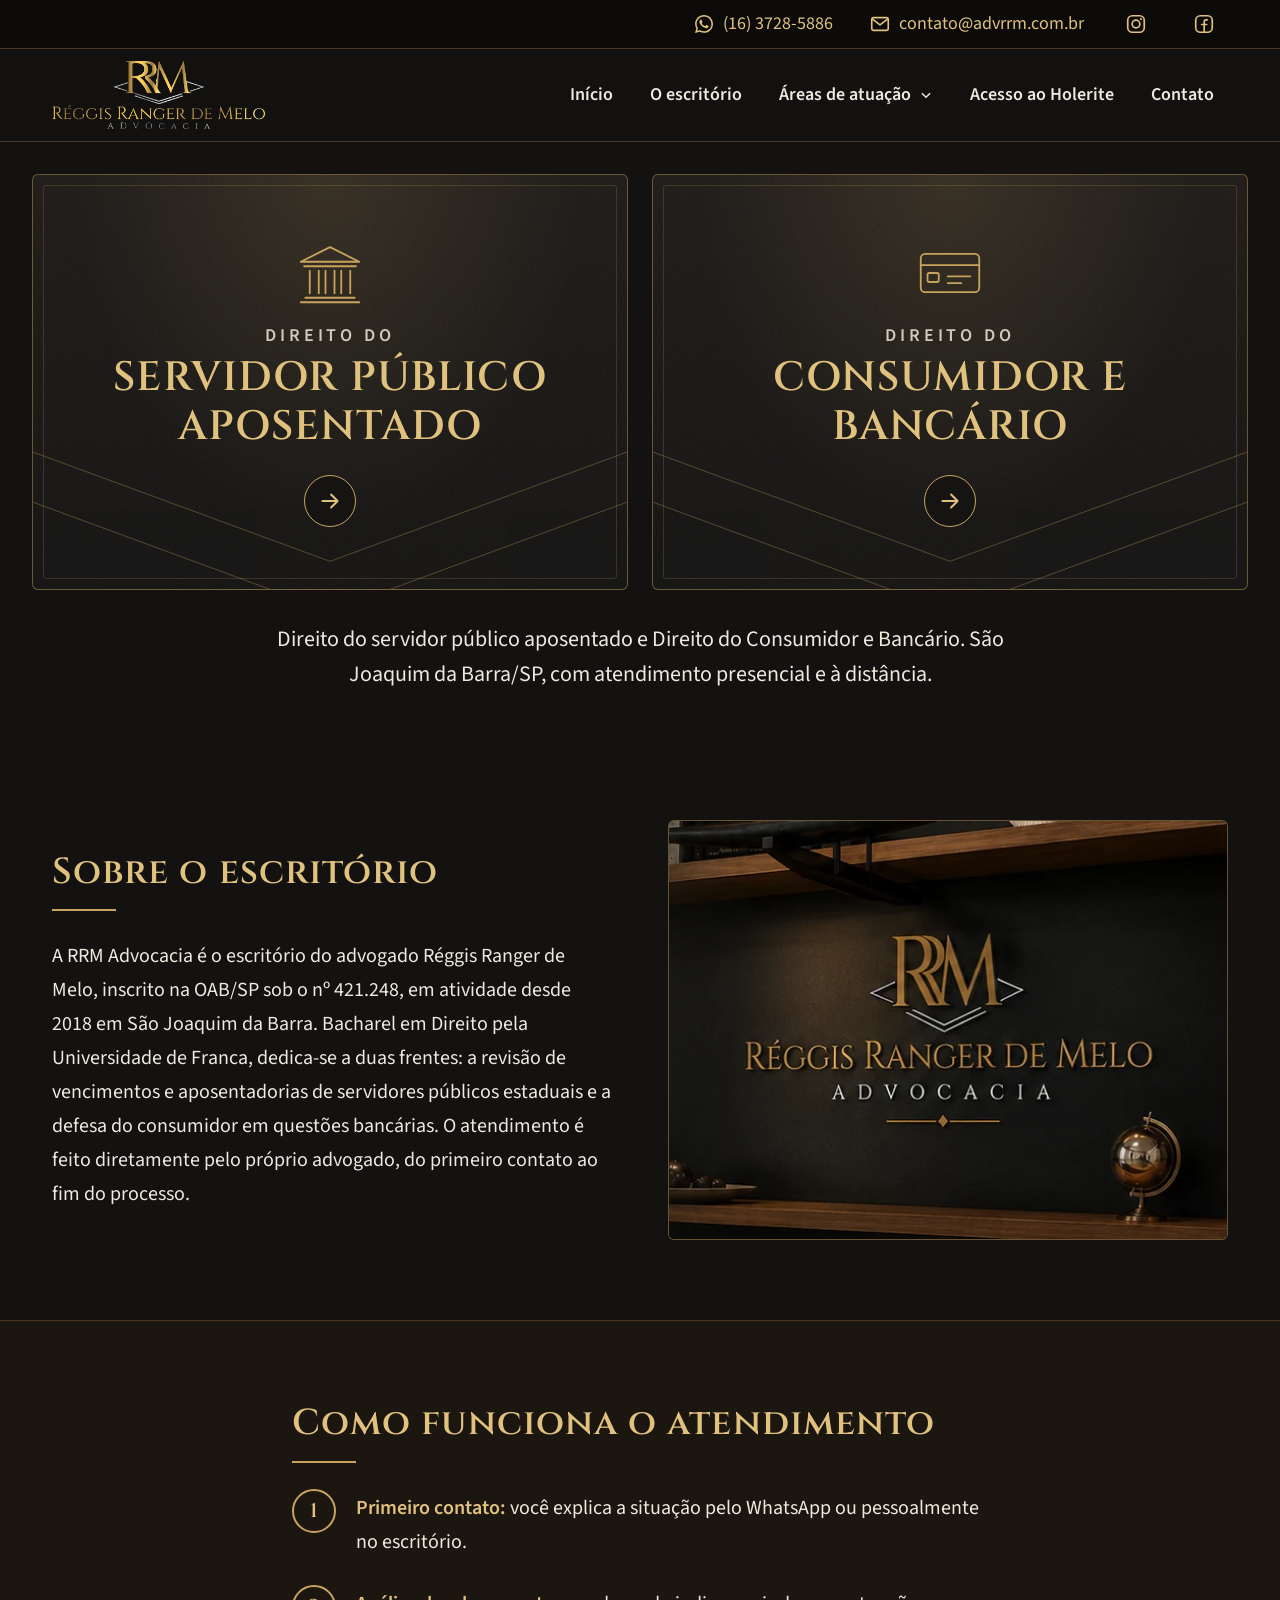
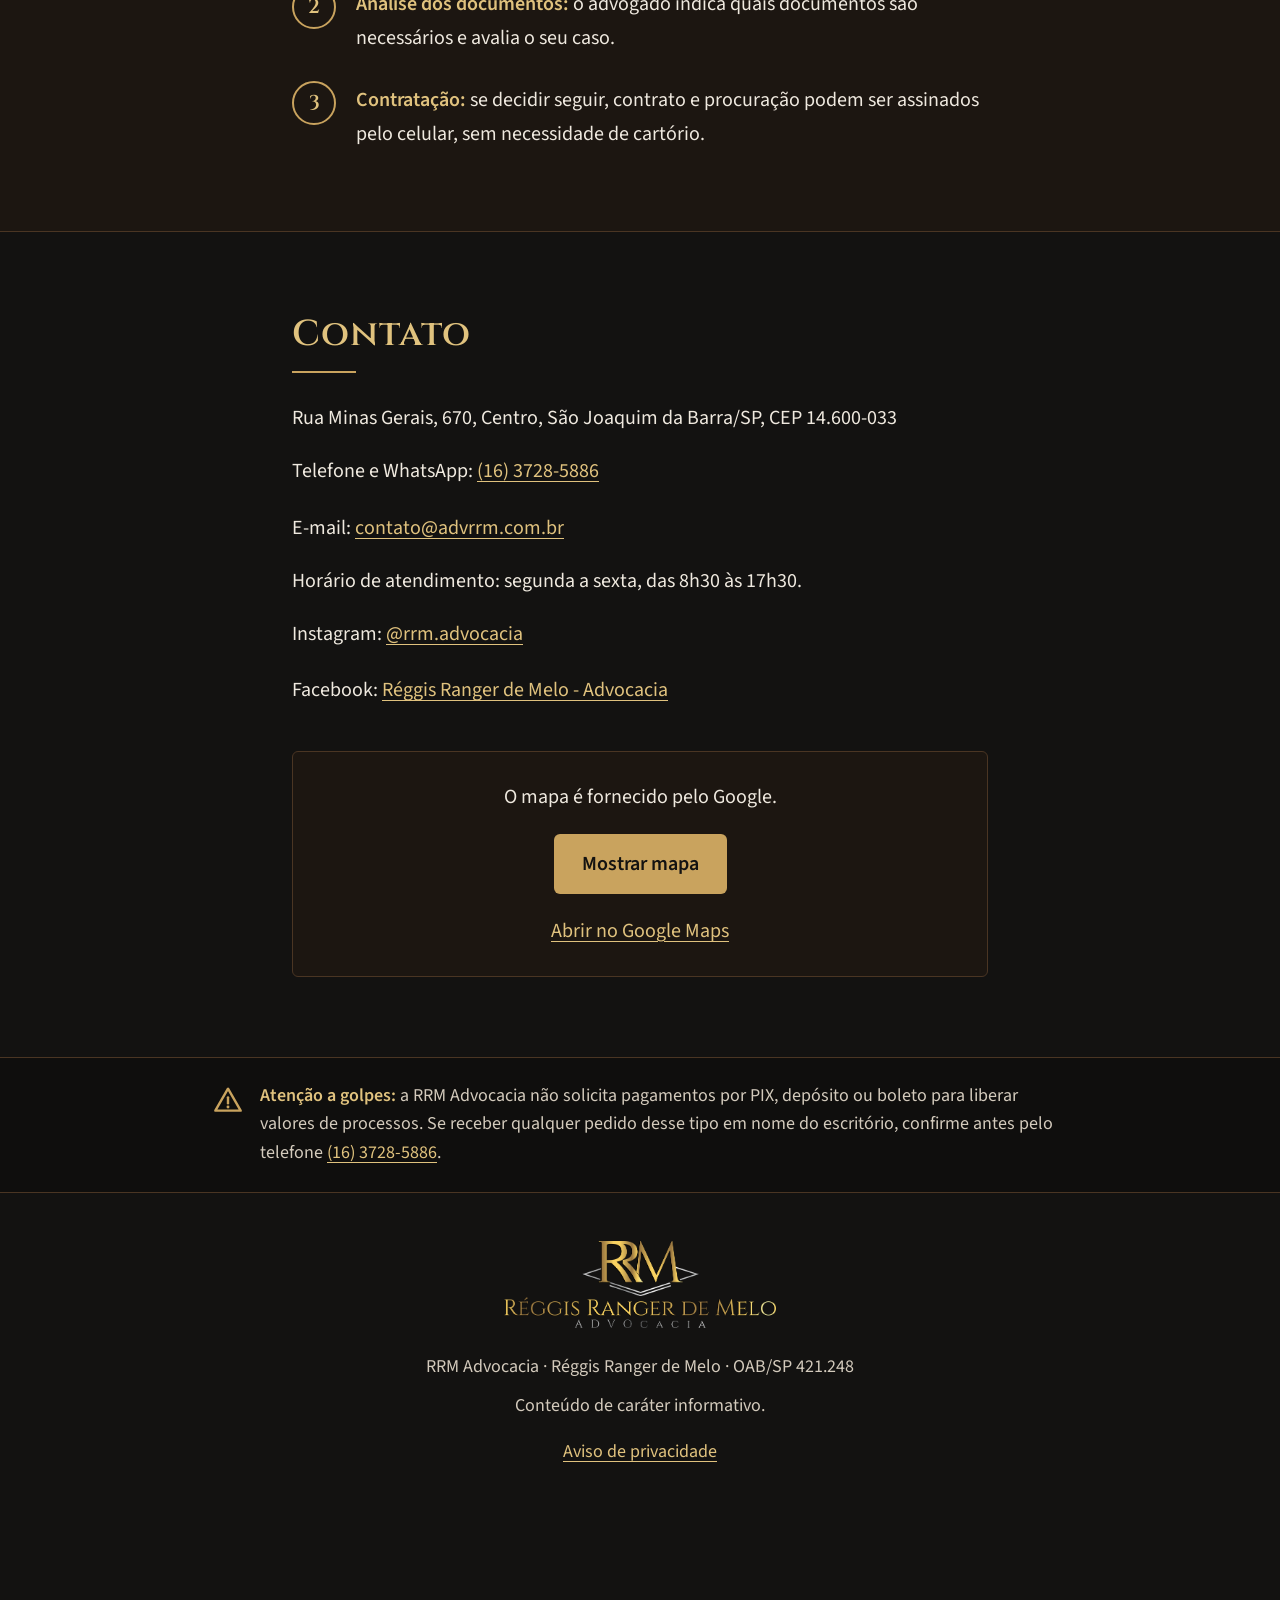
<file: index.html>
<!DOCTYPE html>
<html lang="pt-BR">
<head>
  <meta charset="utf-8">
  <meta name="viewport" content="width=device-width, initial-scale=1">
  <title>RRM Advocacia | São Joaquim da Barra/SP</title>
  <meta name="description" content="Direito do servidor público aposentado e Direito do Consumidor e Bancário. São Joaquim da Barra/SP, com atendimento presencial e à distância.">
  <meta name="theme-color" content="#131211">
  <meta name="color-scheme" content="dark">
  <link rel="canonical" href="https://advrrm.com.br/">

  <!-- Open Graph (prévia ao compartilhar o link no WhatsApp e em redes sociais) -->
  <meta property="og:type" content="website">
  <meta property="og:locale" content="pt_BR">
  <meta property="og:site_name" content="RRM Advocacia">
  <meta property="og:title" content="RRM Advocacia | São Joaquim da Barra/SP">
  <meta property="og:description" content="Direito do servidor público aposentado e Direito do Consumidor e Bancário. São Joaquim da Barra/SP, com atendimento presencial e à distância.">
  <meta property="og:url" content="https://advrrm.com.br/">
  <meta property="og:image" content="https://advrrm.com.br/logo-rrm.png">
  <meta property="og:image:type" content="image/png">
  <meta property="og:image:width" content="1502">
  <meta property="og:image:height" content="480">
  <meta property="og:image:alt" content="Logotipo da RRM Advocacia">

  <!-- Ícones -->
  <link rel="icon" href="favicon.ico" sizes="any">
  <link rel="icon" href="favicon-32.png" type="image/png" sizes="32x32">
  <link rel="apple-touch-icon" href="apple-touch-icon.png">
  <link rel="manifest" href="site.webmanifest">

  <link rel="preload" href="fontes/cinzel-latin.woff2" as="font" type="font/woff2" crossorigin>
  <link rel="preload" href="fontes/source-sans-3-latin.woff2" as="font" type="font/woff2" crossorigin>
  <link rel="stylesheet" href="style.css">
  <!-- Dados estruturados -->
  <script type="application/ld+json">
  {
    "@context": "https://schema.org",
    "@type": "LegalService",
    "name": "RRM Advocacia",
    "url": "https://advrrm.com.br",
    "telephone": "+55-16-3728-5886",
    "address": {
      "@type": "PostalAddress",
      "streetAddress": "Rua Minas Gerais, 670, Centro",
      "addressLocality": "São Joaquim da Barra",
      "addressRegion": "SP",
      "postalCode": "14600-033",
      "addressCountry": "BR"
    },
    "openingHoursSpecification": {
      "@type": "OpeningHoursSpecification",
      "dayOfWeek": ["Monday", "Tuesday", "Wednesday", "Thursday", "Friday"],
      "opens": "08:30",
      "closes": "17:30"
    },
    "sameAs": [
      "https://www.facebook.com/reggisadvocacia",
      "https://instagram.com/rrm.advocacia"
    ]
  }
  </script>
</head>
<body>
  <div class="faixa">
    <div class="faixa-conteudo">
      <a href="https://wa.me/551637285886?text=Ol%C3%A1%2C%20vim%20pelo%20site%20e%20gostaria%20de%20atendimento." rel="noopener" aria-label="WhatsApp (16) 3728-5886">
        <svg width="22" height="22" aria-hidden="true" focusable="false"><use href="#icone-whatsapp"/></svg>
        <span class="faixa-texto">(16) 3728-5886</span>
      </a>
      <a href="mailto:contato@advrrm.com.br" aria-label="E-mail contato@advrrm.com.br">
        <svg width="22" height="22" aria-hidden="true" focusable="false"><use href="#icone-email"/></svg>
        <span class="faixa-texto">contato@advrrm.com.br</span>
      </a>
      <a href="https://instagram.com/rrm.advocacia" target="_blank" rel="noopener noreferrer" aria-label="Instagram @rrm.advocacia">
        <svg width="22" height="22" aria-hidden="true" focusable="false"><use href="#icone-instagram"/></svg>
      </a>
      <a href="https://www.facebook.com/reggisadvocacia" target="_blank" rel="noopener noreferrer" aria-label="Facebook Réggis Ranger de Melo - Advocacia">
        <svg width="22" height="22" aria-hidden="true" focusable="false"><use href="#icone-facebook"/></svg>
      </a>
    </div>
  </div>

  <header class="cabecalho">
    <div class="cabecalho-conteudo">
      <h1 class="marca"><a href="index.html"><img src="logo-rrm.png" width="1502" height="480" alt="RRM Advocacia"></a></h1>
      <button class="menu-botao" type="button" aria-expanded="false" aria-controls="menu" aria-label="Menu" hidden>
        <svg width="30" height="30" viewBox="0 0 24 24" aria-hidden="true" focusable="false"><path d="M3 6h18M3 12h18M3 18h18" fill="none" stroke="currentColor" stroke-width="2" stroke-linecap="round"/></svg>
      </button>
      <nav class="menu" id="menu" aria-label="Menu principal">
        <ul>
          <li><a href="index.html">Início</a></li>
          <li><a href="index.html#escritorio">O escritório</a></li>
          <li class="menu-areas">
            <a href="index.html#areas">Áreas de atuação<svg class="menu-seta" width="14" height="14" viewBox="0 0 24 24" aria-hidden="true" focusable="false"><path d="M5 9l7 7 7-7" fill="none" stroke="currentColor" stroke-width="2.5"/></svg></a>
            <ul class="submenu">
              <li><a href="servidor-publico.html">Direito do servidor público aposentado</a></li>
              <li><a href="consumidor-bancario.html">Direito do Consumidor e Bancário</a></li>
            </ul>
          </li>
          <li><a href="como-baixar-holerite.html">Acesso ao Holerite</a></li>
          <li><a href="index.html#contato">Contato</a></li>
        </ul>
      </nav>
    </div>
  </header>

  <main>
    <section class="abertura" id="areas" aria-label="Áreas de atuação">
      <div class="paineis">
        <a class="painel painel-servidor" href="servidor-publico.html">
          <svg class="painel-linhas" viewBox="0 0 100 100" preserveAspectRatio="none" aria-hidden="true" focusable="false"><path d="M0 40 50 88 100 40M0 62 50 110 100 62" fill="none" stroke="currentColor" stroke-width="1" vector-effect="non-scaling-stroke"/></svg>
          <svg class="painel-icone" width="72" height="72" aria-hidden="true" focusable="false"><use href="#icone-coluna"/></svg>
          <h2><span class="painel-rotulo">Direito do</span> <span class="painel-titulo">Servidor público aposentado</span></h2>
          <span class="painel-seta" aria-hidden="true"><svg width="26" height="26"><use href="#icone-seta"/></svg></span>
        </a>
        <a class="painel painel-consumidor" href="consumidor-bancario.html">
          <svg class="painel-linhas" viewBox="0 0 100 100" preserveAspectRatio="none" aria-hidden="true" focusable="false"><path d="M0 40 50 88 100 40M0 62 50 110 100 62" fill="none" stroke="currentColor" stroke-width="1" vector-effect="non-scaling-stroke"/></svg>
          <svg class="painel-icone" width="72" height="72" aria-hidden="true" focusable="false"><use href="#icone-cartao"/></svg>
          <h2><span class="painel-rotulo">Direito do</span> <span class="painel-titulo">Consumidor e Bancário</span></h2>
          <span class="painel-seta" aria-hidden="true"><svg width="26" height="26"><use href="#icone-seta"/></svg></span>
        </a>
      </div>
      <p class="abertura-linha">Direito do servidor público aposentado e Direito do Consumidor e Bancário. São Joaquim da Barra/SP, com atendimento presencial e à distância.</p>
    </section>

    <section class="secao" id="escritorio" aria-labelledby="escritorio-titulo">
      <div class="container container-largo sobre">
        <picture class="sobre-imagem">
          <source srcset="sobre-rm.webp" type="image/webp">
          <img src="sobre-rm.png" width="548" height="411" alt="" loading="lazy" decoding="async">
        </picture>
        <div class="sobre-texto">
          <h2 id="escritorio-titulo">Sobre o escritório</h2>
          <p>A RRM Advocacia é o escritório do advogado Réggis Ranger de Melo, inscrito na OAB/SP sob o nº 421.248, em atividade desde 2018 em São Joaquim da Barra. Bacharel em Direito pela Universidade de Franca, dedica-se a duas frentes: a revisão de vencimentos e aposentadorias de servidores públicos estaduais e a defesa do consumidor em questões bancárias. O atendimento é feito diretamente pelo próprio advogado, do primeiro contato ao fim do processo.</p>
        </div>
      </div>
    </section>

    <section class="secao secao-alt" id="atendimento" aria-labelledby="atendimento-titulo">
      <div class="container">
        <h2 id="atendimento-titulo">Como funciona o atendimento</h2>
        <ol class="passos">
          <li><strong>Primeiro contato:</strong> você explica a situação pelo WhatsApp ou pessoalmente no escritório.</li>
          <li><strong>Análise dos documentos:</strong> o advogado indica quais documentos são necessários e avalia o seu caso.</li>
          <li><strong>Contratação:</strong> se decidir seguir, contrato e procuração podem ser assinados pelo celular, sem necessidade de cartório.</li>
        </ol>
      </div>
    </section>

    <section class="secao" id="contato" aria-labelledby="contato-titulo">
      <div class="container">
        <h2 id="contato-titulo">Contato</h2>
        <address class="contato">
          <p>Rua Minas Gerais, 670, Centro, São Joaquim da Barra/SP, CEP 14.600-033</p>
          <p>Telefone e WhatsApp: <a href="tel:+551637285886">(16) 3728-5886</a></p>
          <p>E-mail: <a href="mailto:contato@advrrm.com.br">contato@advrrm.com.br</a></p>
          <p>Horário de atendimento: segunda a sexta, das 8h30 às 17h30.</p>
          <p>Instagram: <a href="https://instagram.com/rrm.advocacia" target="_blank" rel="noopener noreferrer">@rrm.advocacia</a></p>
          <p>Facebook: <a href="https://www.facebook.com/reggisadvocacia" target="_blank" rel="noopener noreferrer">Réggis Ranger de Melo - Advocacia</a></p>
        </address>

        <div class="mapa" id="mapa">
          <p>O mapa é fornecido pelo Google.</p>
          <button type="button" class="botao" id="mapa-botao" hidden>Mostrar mapa</button>
          <p><a href="https://www.google.com/maps/search/?api=1&amp;query=Rua+Minas+Gerais%2C+670%2C+Centro%2C+S%C3%A3o+Joaquim+da+Barra+-+SP%2C+14600-033" rel="noopener">Abrir no Google Maps</a></p>
        </div>
      </div>
    </section>
  </main>

  <div class="aviso-golpe" role="note">
    <div class="container">
      <svg width="32" height="32" aria-hidden="true" focusable="false"><use href="#icone-alerta"/></svg>
      <p><strong>Atenção a golpes:</strong> a RRM Advocacia não solicita pagamentos por PIX, depósito ou boleto para liberar valores de processos. Se receber qualquer pedido desse tipo em nome do escritório, confirme antes pelo telefone <a href="tel:+551637285886">(16) 3728-5886</a>.</p>
    </div>
  </div>

  <footer class="rodape">
    <div class="container">
      <img class="rodape-logo" src="logo-rrm.png" width="1502" height="480" alt="" loading="lazy" decoding="async">
      <p>RRM Advocacia · Réggis Ranger de Melo · OAB/SP 421.248</p>
      <p>Conteúdo de caráter informativo.</p>
      <p><a class="rodape-link" href="privacidade.html">Aviso de privacidade</a></p>
    </div>
  </footer>

  <a class="whatsapp-fixo" href="https://wa.me/551637285886?text=Ol%C3%A1%2C%20vim%20pelo%20site%20e%20gostaria%20de%20atendimento." rel="noopener" aria-label="Fale pelo WhatsApp">
    <svg width="34" height="34" aria-hidden="true" focusable="false"><use href="#icone-whatsapp"/></svg>
    <span class="whatsapp-fixo-texto" aria-hidden="true">Fale pelo WhatsApp</span>
  </a>

  <svg width="0" height="0" style="position:absolute" aria-hidden="true" focusable="false">
    <symbol id="icone-whatsapp" viewBox="0 0 32 32"><path fill="currentColor" d="M16.04 3C8.86 3 3.04 8.8 3.04 15.96c0 2.3.6 4.53 1.75 6.5L3 29l6.72-1.76a13 13 0 0 0 6.32 1.61h.01c7.17 0 13-5.8 13-12.96C29.05 8.8 23.21 3 16.04 3Zm0 23.66h-.01c-1.94 0-3.85-.52-5.51-1.51l-.4-.23-3.99 1.04 1.07-3.88-.26-.4a10.7 10.7 0 0 1-1.65-5.72c0-5.95 4.85-10.79 10.8-10.79 2.88 0 5.59 1.12 7.63 3.16a10.7 10.7 0 0 1 3.16 7.63c0 5.95-4.85 10.7-10.84 10.7Zm5.92-8.07c-.32-.16-1.92-.95-2.22-1.05-.3-.11-.51-.16-.73.16-.22.32-.84 1.05-1.03 1.27-.19.21-.38.24-.7.08-.33-.16-1.38-.51-2.62-1.62-.97-.86-1.62-1.93-1.81-2.25-.19-.32-.02-.5.14-.66.15-.14.33-.38.49-.57.16-.19.21-.32.32-.54.11-.21.05-.4-.03-.56-.08-.16-.73-1.75-1-2.4-.26-.63-.53-.54-.73-.55h-.62c-.21 0-.56.08-.86.4-.3.32-1.13 1.1-1.13 2.69s1.16 3.12 1.32 3.34c.16.21 2.28 3.47 5.52 4.87.77.33 1.37.53 1.84.68.77.24 1.48.21 2.03.13.62-.09 1.92-.78 2.19-1.54.27-.76.27-1.4.19-1.54-.08-.13-.29-.21-.62-.37Z"/></symbol>
    <symbol id="icone-email" viewBox="0 0 24 24"><g fill="none" stroke="currentColor" stroke-width="1.8" stroke-linejoin="round"><rect x="3" y="5" width="18" height="14" rx="2"/><path d="M3.5 6.5 12 13l8.5-6.5"/></g></symbol>
    <symbol id="icone-instagram" viewBox="0 0 24 24"><g fill="none" stroke="currentColor" stroke-width="1.8"><rect x="3" y="3" width="18" height="18" rx="5"/><circle cx="12" cy="12" r="4.2"/></g><circle cx="17.4" cy="6.6" r="1.2" fill="currentColor"/></symbol>
    <symbol id="icone-facebook" viewBox="0 0 24 24"><g fill="none" stroke="currentColor" stroke-width="1.8" stroke-linecap="round"><rect x="3" y="3" width="18" height="18" rx="5"/><path d="M15.5 7.5h-1.3c-1.3 0-2 .8-2 2.1V21M9.5 12.5h5.5"/></g></symbol>
    <symbol id="icone-coluna" viewBox="0 0 64 64"><g fill="none" stroke="currentColor" stroke-width="1.6" stroke-linejoin="round" stroke-linecap="round"><path d="M6 22 32 9l26 13Z"/><path d="M9 26h46M14 30v20M22 30v20M42 30v20M50 30v20M28 30v20M36 30v20M10 54h44M6 58h52"/></g></symbol>
    <symbol id="icone-cartao" viewBox="0 0 64 64"><g fill="none" stroke="currentColor" stroke-width="1.6" stroke-linejoin="round" stroke-linecap="round"><rect x="6" y="15" width="52" height="34" rx="4"/><path d="M6 25h52"/><rect x="12" y="32" width="10" height="8" rx="1.5"/><path d="M30 35h20M30 41h12"/></g></symbol>
    <symbol id="icone-alerta" viewBox="0 0 24 24"><g fill="none" stroke="currentColor" stroke-width="1.8" stroke-linecap="round" stroke-linejoin="round"><path d="M12 3.5 2.5 20h19Z"/><path d="M12 10v4.5"/></g><circle cx="12" cy="17.2" r="1.1" fill="currentColor"/></symbol>
    <symbol id="icone-seta" viewBox="0 0 24 24"><path d="M5 12h14M13 6l6 6-6 6" fill="none" stroke="currentColor" stroke-width="1.8" stroke-linecap="round" stroke-linejoin="round"/></symbol>
  </svg>

  <script src="script.js" defer></script>
  <!-- Cloudflare Web Analytics --><script type='module' src='https://static.cloudflareinsights.com/beacon.min.js' data-cf-beacon='{"token": "990695eda1e849b4b860014d4d58124f"}'></script><!-- End Cloudflare Web Analytics -->
</body>
</html>
</file>
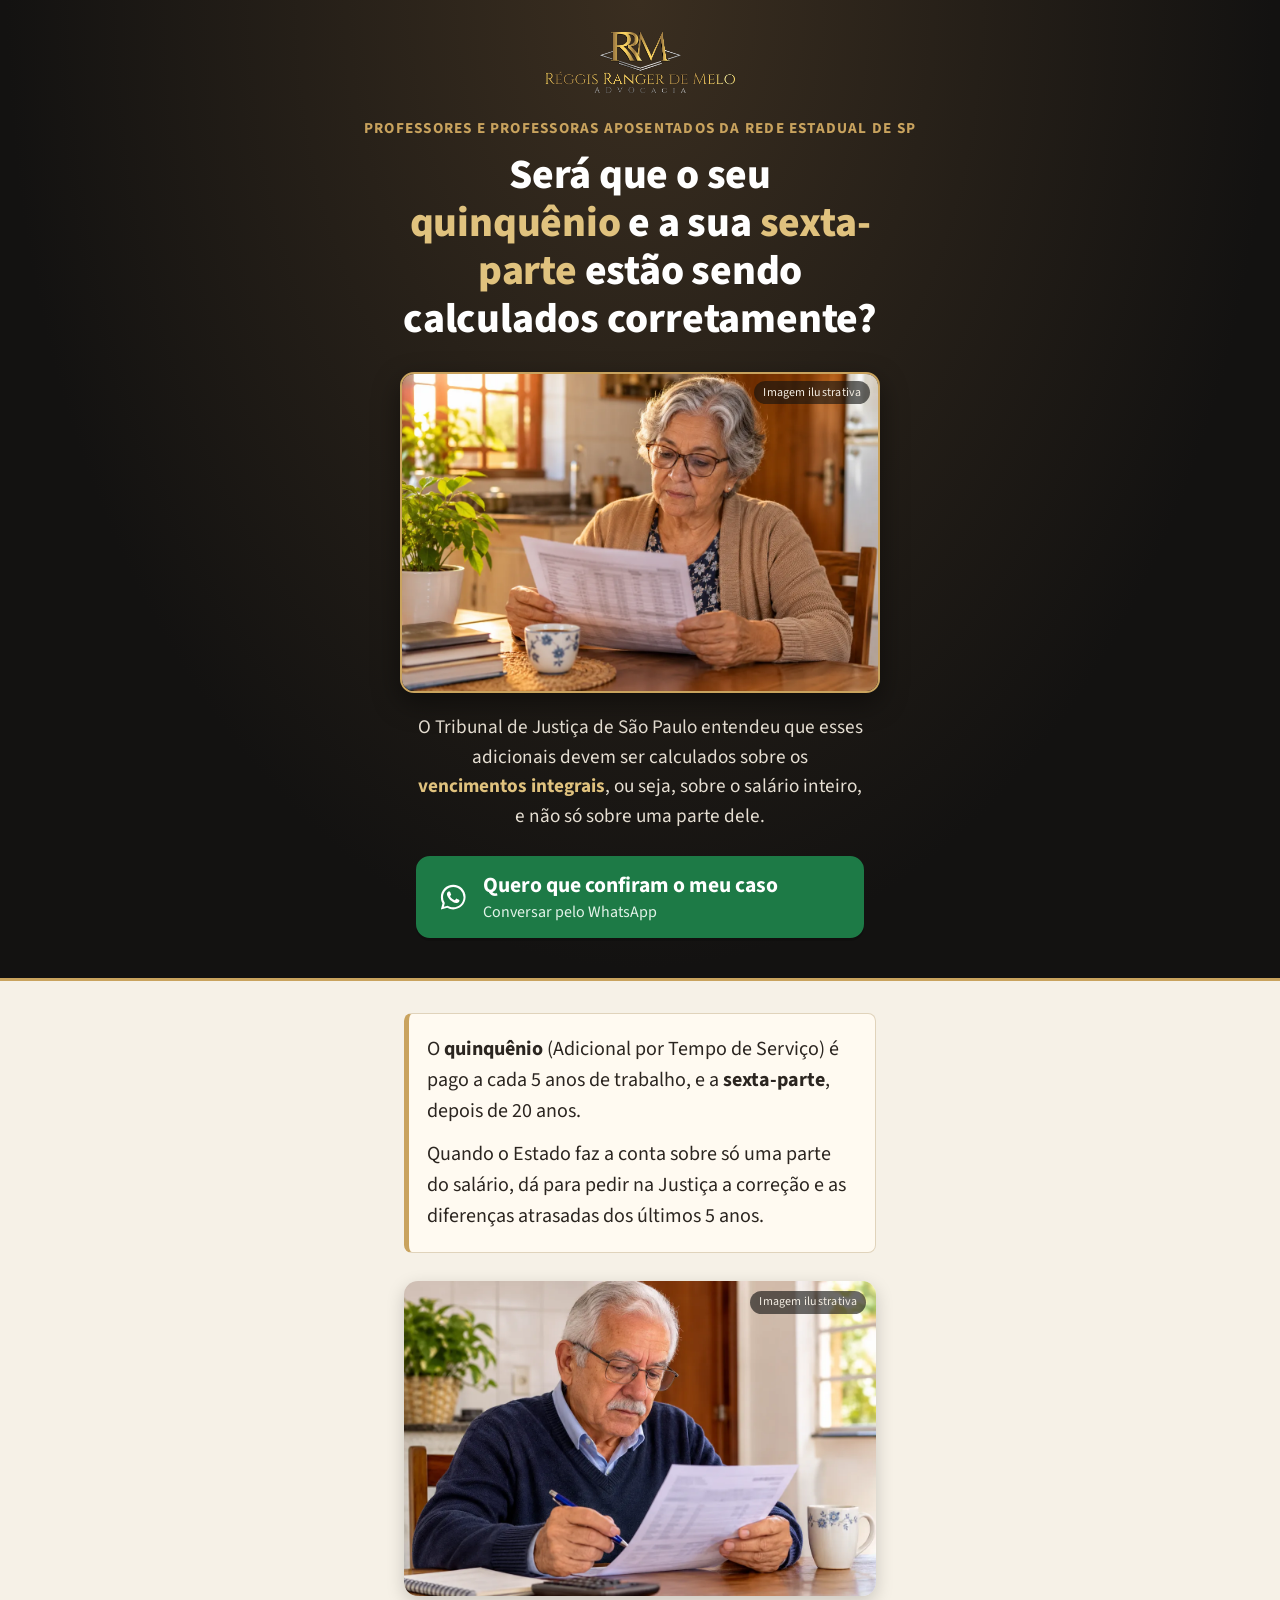
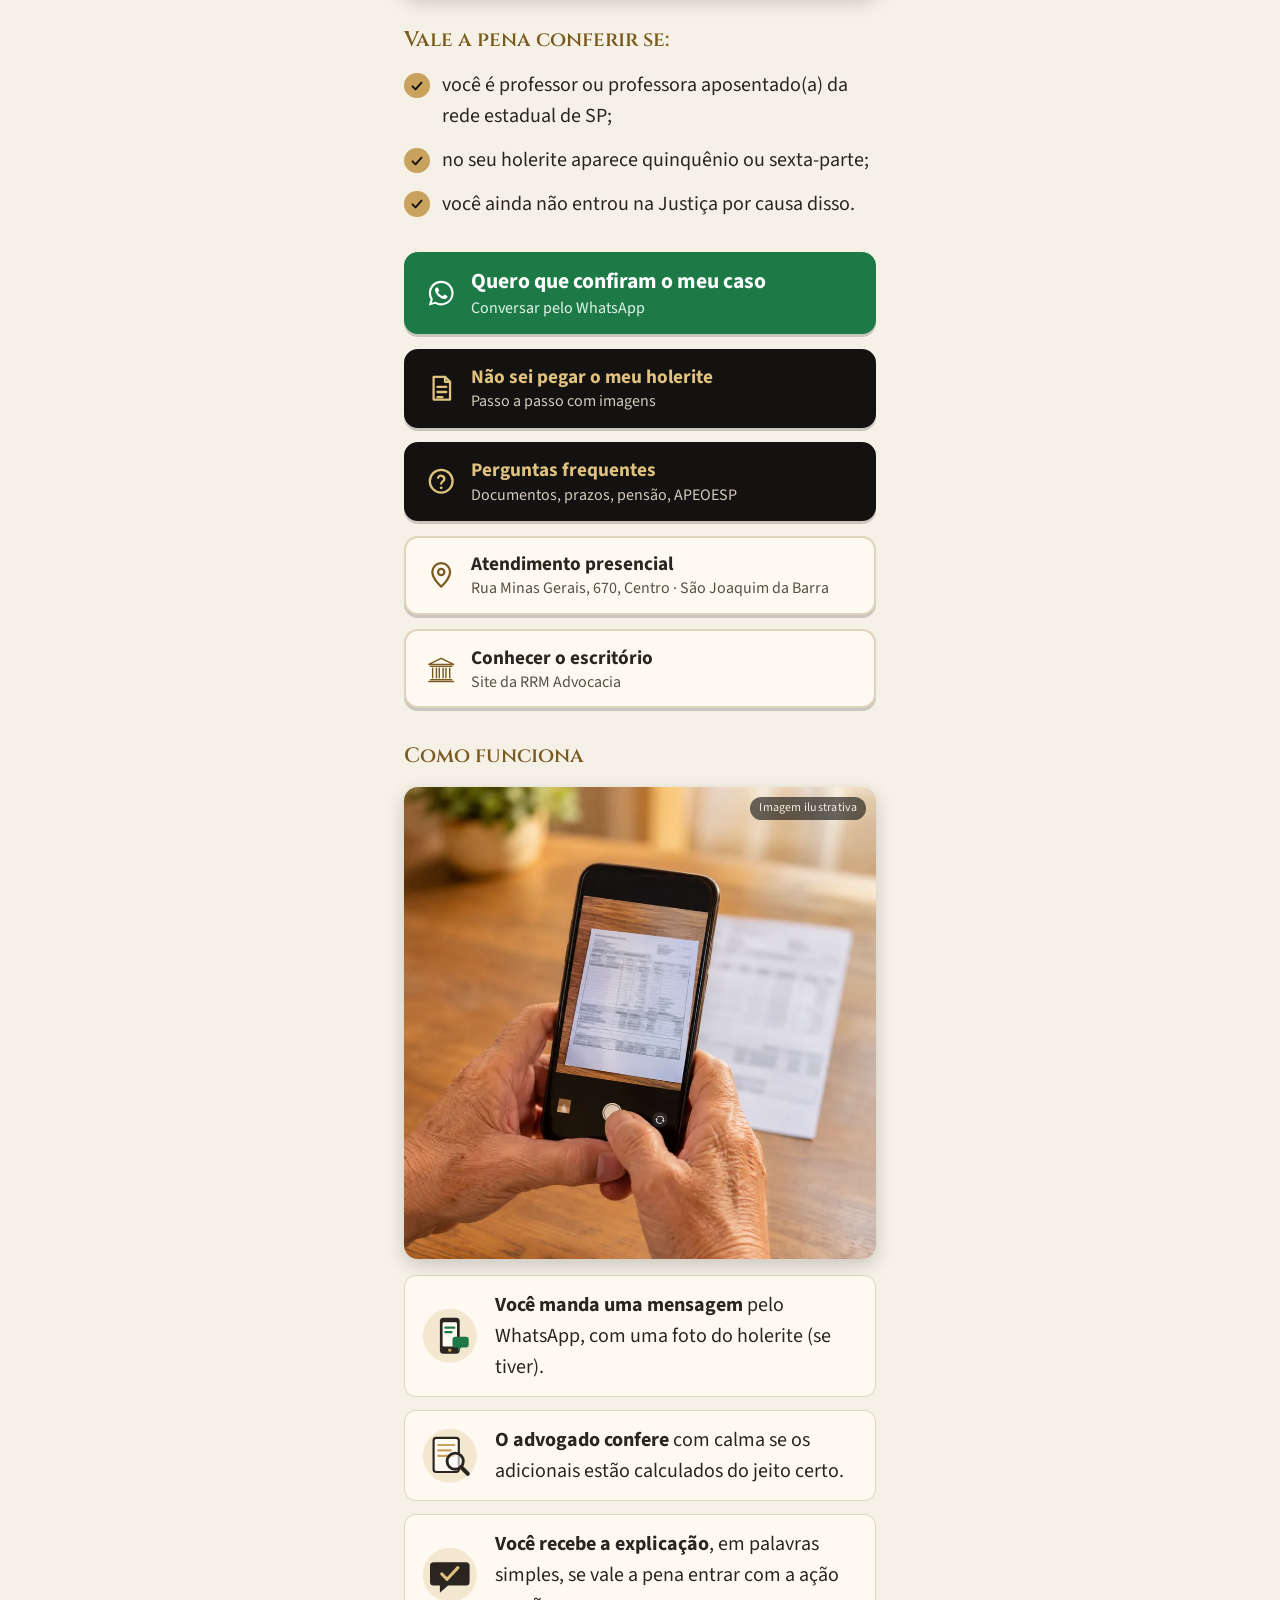
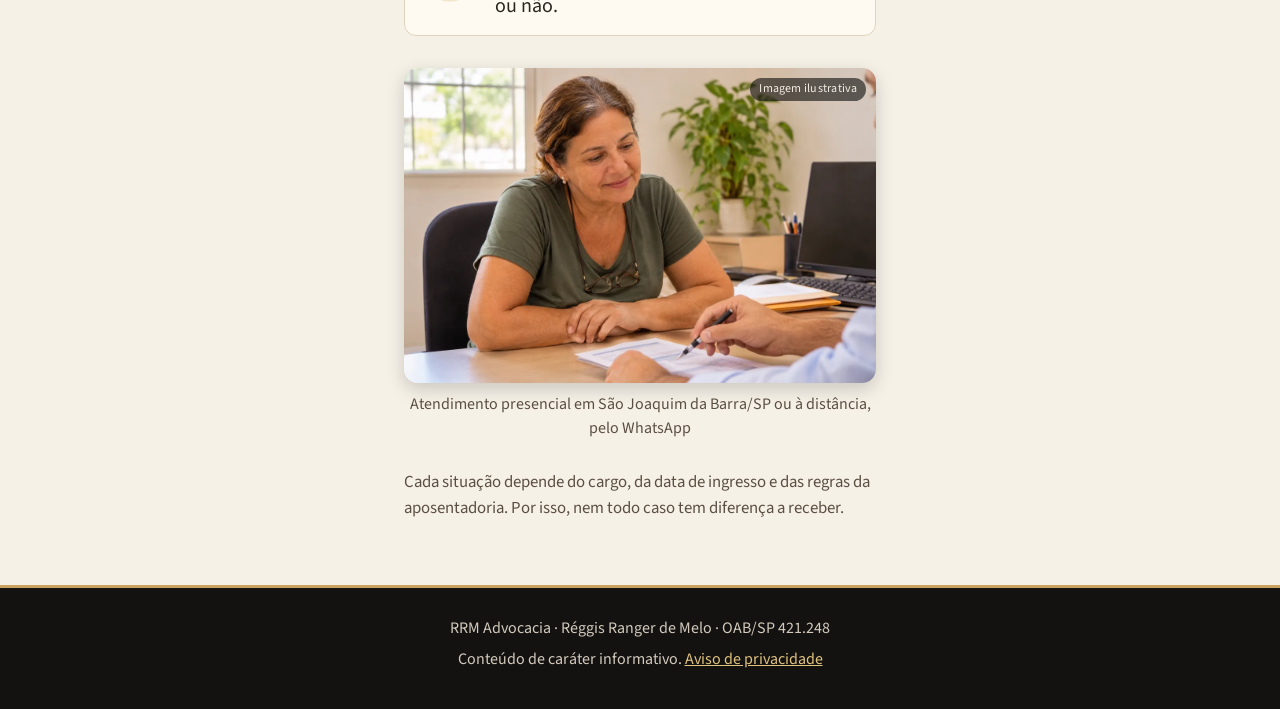
<file: professores/index.html>
<!DOCTYPE html>
<html lang="pt-BR">
<head>
  <meta charset="utf-8">
  <meta name="viewport" content="width=device-width, initial-scale=1">
  <title>Professores aposentados da rede estadual de SP | RRM Advocacia</title>
  <meta name="description" content="Quinquênio (Adicional por Tempo de Serviço) e sexta-parte de professores aposentados da rede estadual de São Paulo. Atendimento em São Joaquim da Barra/SP ou pelo WhatsApp.">
  <meta name="theme-color" content="#131211">
  <link rel="canonical" href="https://advrrm.com.br/professores/">

  <meta property="og:type" content="website">
  <meta property="og:locale" content="pt_BR">
  <meta property="og:site_name" content="RRM Advocacia">
  <meta property="og:title" content="Professores aposentados da rede estadual de SP">
  <meta property="og:description" content="Quinquênio e sexta-parte: confira se o cálculo está certo. Atendimento pelo WhatsApp ou em São Joaquim da Barra/SP.">
  <meta property="og:url" content="https://advrrm.com.br/professores/">
  <meta property="og:image" content="https://advrrm.com.br/logo-rrm.png">
  <meta property="og:image:alt" content="Logotipo da RRM Advocacia">

  <link rel="icon" href="/favicon.ico" sizes="any">
  <link rel="icon" href="/favicon-32.png" type="image/png" sizes="32x32">
  <link rel="apple-touch-icon" href="/apple-touch-icon.png">
  <link rel="preload" href="/fontes/cinzel-latin.woff2" as="font" type="font/woff2" crossorigin>
  <link rel="preload" href="/fontes/source-sans-3-latin.woff2" as="font" type="font/woff2" crossorigin>

  <style>
    @font-face { font-family: "Cinzel"; src: url("/fontes/cinzel-latin.woff2") format("woff2"); font-weight: 400 900; font-display: swap; }
    @font-face { font-family: "Source Sans 3"; src: url("/fontes/source-sans-3-latin.woff2") format("woff2"); font-weight: 200 900; font-display: swap; }

    :root {
      --preto: #131211;
      --ouro: #c9a35e;
      --ouro-claro: #e0c27e;
      --ouro-escuro: #7a5a1f;
      --papel: #f6f1e7;
      --cartao: #fffaf1;
      --borda: #e0d3bb;
      --tinta: #2b2520;
      --tinta-suave: #5b4f43;
      --verde: #1d7a46;
      --titulo: "Cinzel", "Times New Roman", serif;
      --texto: "Source Sans 3", system-ui, -apple-system, "Segoe UI", Roboto, Arial, sans-serif;
    }
    * { box-sizing: border-box; }
    html { -webkit-text-size-adjust: 100%; }
    body {
      margin: 0;
      background: var(--papel);
      color: var(--tinta);
      font-family: var(--texto);
      font-size: 1.25rem;
      line-height: 1.55;
    }
    img { max-width: 100%; height: auto; display: block; }
    a:focus-visible { outline: 3px solid var(--ouro); outline-offset: 3px; }

    .topo {
      background: radial-gradient(ellipse at 50% 0%, #3a2e20 0%, var(--preto) 70%);
      color: #efe9df;
      text-align: center;
      padding: 2rem 1.25rem 2.5rem;
      border-bottom: 3px solid var(--ouro);
    }
    .topo .logo { width: 190px; margin: 0 auto 1.5rem; }
    .topo .chamada {
      margin: 0 auto .75rem;
      font-size: .95rem; font-weight: 700; letter-spacing: .08em; text-transform: uppercase;
      color: var(--ouro);
    }
    .topo h1 {
      font-family: var(--texto);
      font-weight: 800;
      font-size: clamp(1.85rem, 8.2vw, 2.6rem);
      line-height: 1.15;
      letter-spacing: -.005em;
      color: #fff;
      margin: 0 auto;
      max-width: 30rem;
    }
    .topo h1 span { color: var(--ouro-claro); }
    .topo .sub { margin: 1.25rem auto 0; max-width: 28rem; font-size: 1.2rem; color: #e6dfd3; }
    .topo .sub strong { color: var(--ouro-claro); }
    .botao-topo { max-width: 28rem; margin: 1.5rem auto 0; text-align: left; }

    .conteudo { max-width: 32rem; margin: 0 auto; padding: 2rem 1.25rem 2.5rem; }

    .explica {
      background: var(--cartao);
      border: 1px solid var(--borda);
      border-left: 5px solid var(--ouro);
      border-radius: 8px;
      padding: 1.25rem 1.25rem 1.25rem 1.1rem;
      margin: 0 0 1.75rem;
    }
    .explica p { margin: 0 0 .75rem; }
    .explica p:last-child { margin: 0; }
    .explica strong { color: var(--tinta); }

    .confira { margin: 0 0 2rem; }
    .confira h2 {
      font-family: var(--titulo);
      font-size: 1.3rem;
      font-weight: 600;
      color: var(--ouro-escuro);
      margin: 0 0 .9rem;
    }
    .confira ul { list-style: none; margin: 0; padding: 0; }
    .confira li { position: relative; padding-left: 2.4rem; margin-bottom: .8rem; }
    .confira li::before {
      content: "";
      position: absolute; left: 0; top: .15rem;
      width: 1.6rem; height: 1.6rem;
      border-radius: 50%;
      background: var(--ouro) url("data:image/svg+xml,%3Csvg xmlns='http://www.w3.org/2000/svg' viewBox='0 0 24 24'%3E%3Cpath d='M6 12.5l4 4 8-9' fill='none' stroke='%23131211' stroke-width='2.6' stroke-linecap='round' stroke-linejoin='round'/%3E%3C/svg%3E") center / 1.1rem no-repeat;
    }

    .botoes { display: grid; gap: .9rem; margin: 0 0 2rem; }
    .botao {
      display: flex;
      align-items: center;
      gap: .9rem;
      min-height: 4.25rem;
      padding: .9rem 1.25rem;
      border-radius: 14px;
      border: 2px solid var(--preto);
      background: var(--preto);
      color: var(--ouro-claro);
      font-weight: 700;
      font-size: 1.2rem;
      line-height: 1.25;
      text-decoration: none;
      box-shadow: 0 3px 0 rgba(0,0,0,.18);
    }
    .botao svg { flex: none; width: 1.9rem; height: 1.9rem; }
    .botao span small { display: block; font-weight: 400; font-size: 1rem; color: #d3cabc; margin-top: .15rem; }
    .botao:active { transform: translateY(2px); box-shadow: none; }
    .botao-principal {
      background: var(--verde);
      border-color: var(--verde);
      color: #fff;
      font-size: 1.35rem;
      min-height: 5rem;
    }
    .botao-principal span small { color: #e3f3e9; }
    .botao-claro {
      background: var(--cartao);
      border-color: var(--borda);
      color: var(--tinta);
    }
    .botao-claro span small { color: var(--tinta-suave); }
    .botao-claro svg { color: var(--ouro-escuro); }

    .aviso { font-size: 1.05rem; color: var(--tinta-suave); margin: 0 0 1.5rem; }

    .rodape {
      background: var(--preto);
      color: #d3cabc;
      text-align: center;
      font-size: 1rem;
      padding: 1.75rem 1.25rem 2rem;
      border-top: 3px solid var(--ouro);
    }
    .rodape p { margin: 0 0 .35rem; }
    .rodape a { color: var(--ouro-claro); }


    .como { margin: 0 0 2rem; }
    .como h2, .confira h2 {
      font-family: var(--titulo);
      font-size: 1.3rem;
      font-weight: 600;
      color: var(--ouro-escuro);
      margin: 0 0 .9rem;
    }
    .como ol { list-style: none; margin: 0; padding: 0; display: grid; gap: .8rem; }
    .como li {
      display: flex; align-items: center; gap: 1rem;
      background: var(--cartao);
      border: 1px solid var(--borda);
      border-radius: 12px;
      padding: .85rem 1rem;
    }
    .como svg { flex: none; width: 3.6rem; height: 3.6rem; }
    .como strong { color: var(--tinta); }

    .foto { position: relative; margin: 0 0 1.75rem; }
    .foto img { width: 100%; border-radius: 14px; box-shadow: 0 6px 18px rgba(0,0,0,.18); }
    .foto figcaption { font-size: 1rem; color: var(--tinta-suave); text-align: center; margin-top: .55rem; }
    .selo-ilustrativa {
      position: absolute; right: .6rem; top: .6rem;
      font-size: .75rem; line-height: 1; letter-spacing: .02em;
      padding: .35rem .55rem; border-radius: 999px;
      background: rgba(19,18,17,.62); color: #f3ede3;
    }
    .foto-topo { max-width: 30rem; margin: 1.75rem auto 0; }
    .foto-topo img { border: 2px solid var(--ouro); box-shadow: 0 10px 28px rgba(0,0,0,.45); }
    .como .foto { margin-bottom: 1rem; }
  </style>
</head>
<body>
  <header class="topo">
    <img class="logo" src="/logo-rrm.png" width="1502" height="480" alt="RRM Advocacia · Réggis Ranger de Melo">
    <p class="chamada">Professores e professoras aposentados da rede estadual de SP</p>
    <h1>Será que o seu <span>quinquênio</span> e a sua <span>sexta-parte</span> estão sendo calculados corretamente?</h1>
    <figure class="foto foto-topo">
      <img src="/professores/professora.webp" width="1200" height="800" alt="Professora aposentada conferindo o holerite à mesa da cozinha" fetchpriority="high" decoding="async">
      <span class="selo-ilustrativa">Imagem ilustrativa</span>
    </figure>
    <p class="sub">O Tribunal de Justiça de São Paulo entendeu que esses adicionais devem ser calculados sobre os <strong>vencimentos integrais</strong>, ou seja, sobre o salário inteiro, e não só sobre uma parte dele.</p>
    <a class="botao botao-principal botao-topo" href="https://wa.me/551637285886?text=Ol%C3%A1%2C%20vim%20pelo%20an%C3%BAncio%20e%20gostaria%20de%20atendimento%20sobre%20professores%20aposentados%20da%20rede%20estadual." rel="noopener">
      <svg aria-hidden="true" focusable="false"><use href="#icone-whatsapp"/></svg>
      <span>Quero que confiram o meu caso<small>Conversar pelo WhatsApp</small></span>
    </a>
  </header>

  <main class="conteudo">
    <div class="explica">
      <p>O <strong>quinquênio</strong> (Adicional por Tempo de Serviço) é pago a cada 5 anos de trabalho, e a <strong>sexta-parte</strong>, depois de 20 anos.</p>
      <p>Quando o Estado faz a conta sobre só uma parte do salário, dá para pedir na Justiça a correção e as diferenças atrasadas dos últimos 5 anos.</p>
    </div>

    <figure class="foto">
        <img src="/professores/professor.webp" width="1200" height="800" alt="Professor aposentado conferindo o holerite com uma caneta na mão" loading="lazy" decoding="async">
        <span class="selo-ilustrativa">Imagem ilustrativa</span>
      </figure>

    <section class="confira" aria-labelledby="confira-titulo">
      <h2 id="confira-titulo">Vale a pena conferir se:</h2>
      <ul>
        <li>você é professor ou professora aposentado(a) da rede estadual de SP;</li>
        <li>no seu holerite aparece quinquênio ou sexta-parte;</li>
        <li>você ainda não entrou na Justiça por causa disso.</li>
      </ul>
    </section>

    <nav class="botoes" aria-label="Opções de atendimento">
      <a class="botao botao-principal" href="https://wa.me/551637285886?text=Ol%C3%A1%2C%20vim%20pelo%20an%C3%BAncio%20e%20gostaria%20de%20atendimento%20sobre%20professores%20aposentados%20da%20rede%20estadual." rel="noopener">
        <svg aria-hidden="true" focusable="false"><use href="#icone-whatsapp"/></svg>
        <span>Quero que confiram o meu caso<small>Conversar pelo WhatsApp</small></span>
      </a>
      <a class="botao" href="/como-baixar-holerite.html">
        <svg aria-hidden="true" focusable="false"><use href="#icone-holerite"/></svg>
        <span>Não sei pegar o meu holerite<small>Passo a passo com imagens</small></span>
      </a>
      <a class="botao" href="/servidor-publico.html#faq-titulo">
        <svg aria-hidden="true" focusable="false"><use href="#icone-pergunta"/></svg>
        <span>Perguntas frequentes<small>Documentos, prazos, pensão, APEOESP</small></span>
      </a>
      <a class="botao botao-claro" href="https://www.google.com/maps/search/?api=1&amp;query=Rua%20Minas%20Gerais%2C%20670%2C%20Centro%2C%20S%C3%A3o%20Joaquim%20da%20Barra%20-%20SP" target="_blank" rel="noopener noreferrer">
        <svg aria-hidden="true" focusable="false"><use href="#icone-local"/></svg>
        <span>Atendimento presencial<small>Rua Minas Gerais, 670, Centro · São Joaquim da Barra</small></span>
      </a>
      <a class="botao botao-claro" href="/">
        <svg aria-hidden="true" focusable="false"><use href="#icone-coluna"/></svg>
        <span>Conhecer o escritório<small>Site da RRM Advocacia</small></span>
      </a>
    </nav>

    <section class="como" aria-labelledby="como-titulo">
      <h2 id="como-titulo">Como funciona</h2>
      <figure class="foto">
          <img src="/professores/celular.webp" width="900" height="900" alt="Mãos de uma pessoa idosa fotografando o holerite com o celular" loading="lazy" decoding="async">
          <span class="selo-ilustrativa">Imagem ilustrativa</span>
        </figure>
      <ol>
        <li>
          <svg viewBox="0 0 64 64" aria-hidden="true" focusable="false"><circle cx="32" cy="32" r="30" fill="#c9a35e" opacity=".22"/><rect x="21" y="12" width="22" height="40" rx="4" fill="#2b2520"/><rect x="24" y="17" width="16" height="27" rx="1.5" fill="#fffaf1"/><circle cx="32" cy="48" r="1.8" fill="#c9a35e"/><path d="M27 23h10M27 28h7" stroke="#1d7a46" stroke-width="2.4" stroke-linecap="round"/><path d="M38 33h12a3 3 0 0 1 3 3v6a3 3 0 0 1-3 3h-5l-4 4v-4h-3a3 3 0 0 1-3-3v-6a3 3 0 0 1 3-3Z" fill="#1d7a46"/></svg>
          <span><strong>Você manda uma mensagem</strong> pelo WhatsApp, com uma foto do holerite (se tiver).</span>
        </li>
        <li>
          <svg viewBox="0 0 64 64" aria-hidden="true" focusable="false"><circle cx="32" cy="32" r="30" fill="#c9a35e" opacity=".22"/><rect x="14" y="12" width="28" height="38" rx="3" fill="#fffaf1" stroke="#2b2520" stroke-width="2.4"/><path d="M19 20h18M19 26h14M19 32h18" stroke="#c9a35e" stroke-width="2.4" stroke-linecap="round"/><circle cx="38" cy="38" r="9" fill="#fff" fill-opacity=".6" stroke="#2b2520" stroke-width="3.2"/><path d="M44.5 44.5 52 52" stroke="#2b2520" stroke-width="4.5" stroke-linecap="round"/></svg>
          <span><strong>O advogado confere</strong> com calma se os adicionais estão calculados do jeito certo.</span>
        </li>
        <li>
          <svg viewBox="0 0 64 64" aria-hidden="true" focusable="false"><circle cx="32" cy="32" r="30" fill="#c9a35e" opacity=".22"/><path d="M14 18h36a4 4 0 0 1 4 4v18a4 4 0 0 1-4 4H30l-9 8v-8h-7a4 4 0 0 1-4-4V22a4 4 0 0 1 4-4Z" fill="#2b2520"/><path d="M23 31l6 6 12-13" fill="none" stroke="#e0c27e" stroke-width="3.4" stroke-linecap="round" stroke-linejoin="round"/></svg>
          <span><strong>Você recebe a explicação</strong>, em palavras simples, se vale a pena entrar com a ação ou não.</span>
        </li>
      </ol>
    </section>


    <figure class="foto">
        <img src="/professores/atendimento.webp" width="1200" height="800" alt="Professora aposentada sendo atendida por um advogado, que explica o holerite" loading="lazy" decoding="async">
        <span class="selo-ilustrativa">Imagem ilustrativa</span>
        <figcaption>Atendimento presencial em São Joaquim da Barra/SP ou à distância, pelo WhatsApp</figcaption>
      </figure>

    <p class="aviso">Cada situação depende do cargo, da data de ingresso e das regras da aposentadoria. Por isso, nem todo caso tem diferença a receber.</p>
  </main>

  <footer class="rodape">
    <p>RRM Advocacia · Réggis Ranger de Melo · OAB/SP 421.248</p>
    <p>Conteúdo de caráter informativo. <a href="/privacidade.html">Aviso de privacidade</a></p>
  </footer>

  <svg width="0" height="0" style="position:absolute" aria-hidden="true" focusable="false">
    <symbol id="icone-whatsapp" viewBox="0 0 32 32"><path fill="currentColor" d="M16.04 3C8.86 3 3.04 8.8 3.04 15.96c0 2.3.6 4.53 1.75 6.5L3 29l6.72-1.76a13 13 0 0 0 6.32 1.61h.01c7.17 0 13-5.8 13-12.96C29.05 8.8 23.21 3 16.04 3Zm0 23.66h-.01c-1.94 0-3.85-.52-5.51-1.51l-.4-.23-3.99 1.04 1.07-3.88-.26-.4a10.7 10.7 0 0 1-1.65-5.72c0-5.95 4.85-10.79 10.8-10.79 2.88 0 5.59 1.12 7.63 3.16a10.7 10.7 0 0 1 3.16 7.63c0 5.95-4.85 10.7-10.84 10.7Zm5.92-8.07c-.32-.16-1.92-.95-2.22-1.05-.3-.11-.51-.16-.73.16-.22.32-.84 1.05-1.03 1.27-.19.21-.38.24-.7.08-.33-.16-1.38-.51-2.62-1.62-.97-.86-1.62-1.93-1.81-2.25-.19-.32-.02-.5.14-.66.15-.14.33-.38.49-.57.16-.19.21-.32.32-.54.11-.21.05-.4-.03-.56-.08-.16-.73-1.75-1-2.4-.26-.63-.53-.54-.73-.55h-.62c-.21 0-.56.08-.86.4-.3.32-1.13 1.1-1.13 2.69s1.16 3.12 1.32 3.34c.16.21 2.28 3.47 5.52 4.87.77.33 1.37.53 1.84.68.77.24 1.48.21 2.03.13.62-.09 1.92-.78 2.19-1.54.27-.76.27-1.4.19-1.54-.08-.13-.29-.21-.62-.37Z"/></symbol>
    <symbol id="icone-holerite" viewBox="0 0 24 24"><g fill="none" stroke="currentColor" stroke-width="1.8" stroke-linecap="round" stroke-linejoin="round"><path d="M6 3h9l4 4v14H6Z"/><path d="M15 3v4h4M9 11h7M9 15h7M9 19h4"/></g></symbol>
    <symbol id="icone-pergunta" viewBox="0 0 24 24"><g fill="none" stroke="currentColor" stroke-width="1.8" stroke-linecap="round" stroke-linejoin="round"><circle cx="12" cy="12" r="9"/><path d="M9.5 9.3a2.6 2.6 0 0 1 5 .9c0 1.7-2.5 2.2-2.5 3.8"/></g><circle cx="12" cy="17.2" r="1.1" fill="currentColor"/></symbol>
    <symbol id="icone-local" viewBox="0 0 24 24"><g fill="none" stroke="currentColor" stroke-width="1.8" stroke-linejoin="round"><path d="M12 21s-7-6.1-7-11.5a7 7 0 0 1 14 0C19 14.9 12 21 12 21Z"/><circle cx="12" cy="9.5" r="2.5"/></g></symbol>
    <symbol id="icone-coluna" viewBox="0 0 64 64"><g fill="none" stroke="currentColor" stroke-width="3" stroke-linejoin="round" stroke-linecap="round"><path d="M6 22 32 9l26 13Z"/><path d="M9 26h46M14 30v20M22 30v20M42 30v20M50 30v20M28 30v20M36 30v20M10 54h44M6 58h52"/></g></symbol>
  </svg>

  <!-- Cloudflare Web Analytics --><script type='module' src='https://static.cloudflareinsights.com/beacon.min.js' data-cf-beacon='{"token": "990695eda1e849b4b860014d4d58124f"}'></script><!-- End Cloudflare Web Analytics -->
</body>
</html>
</file>
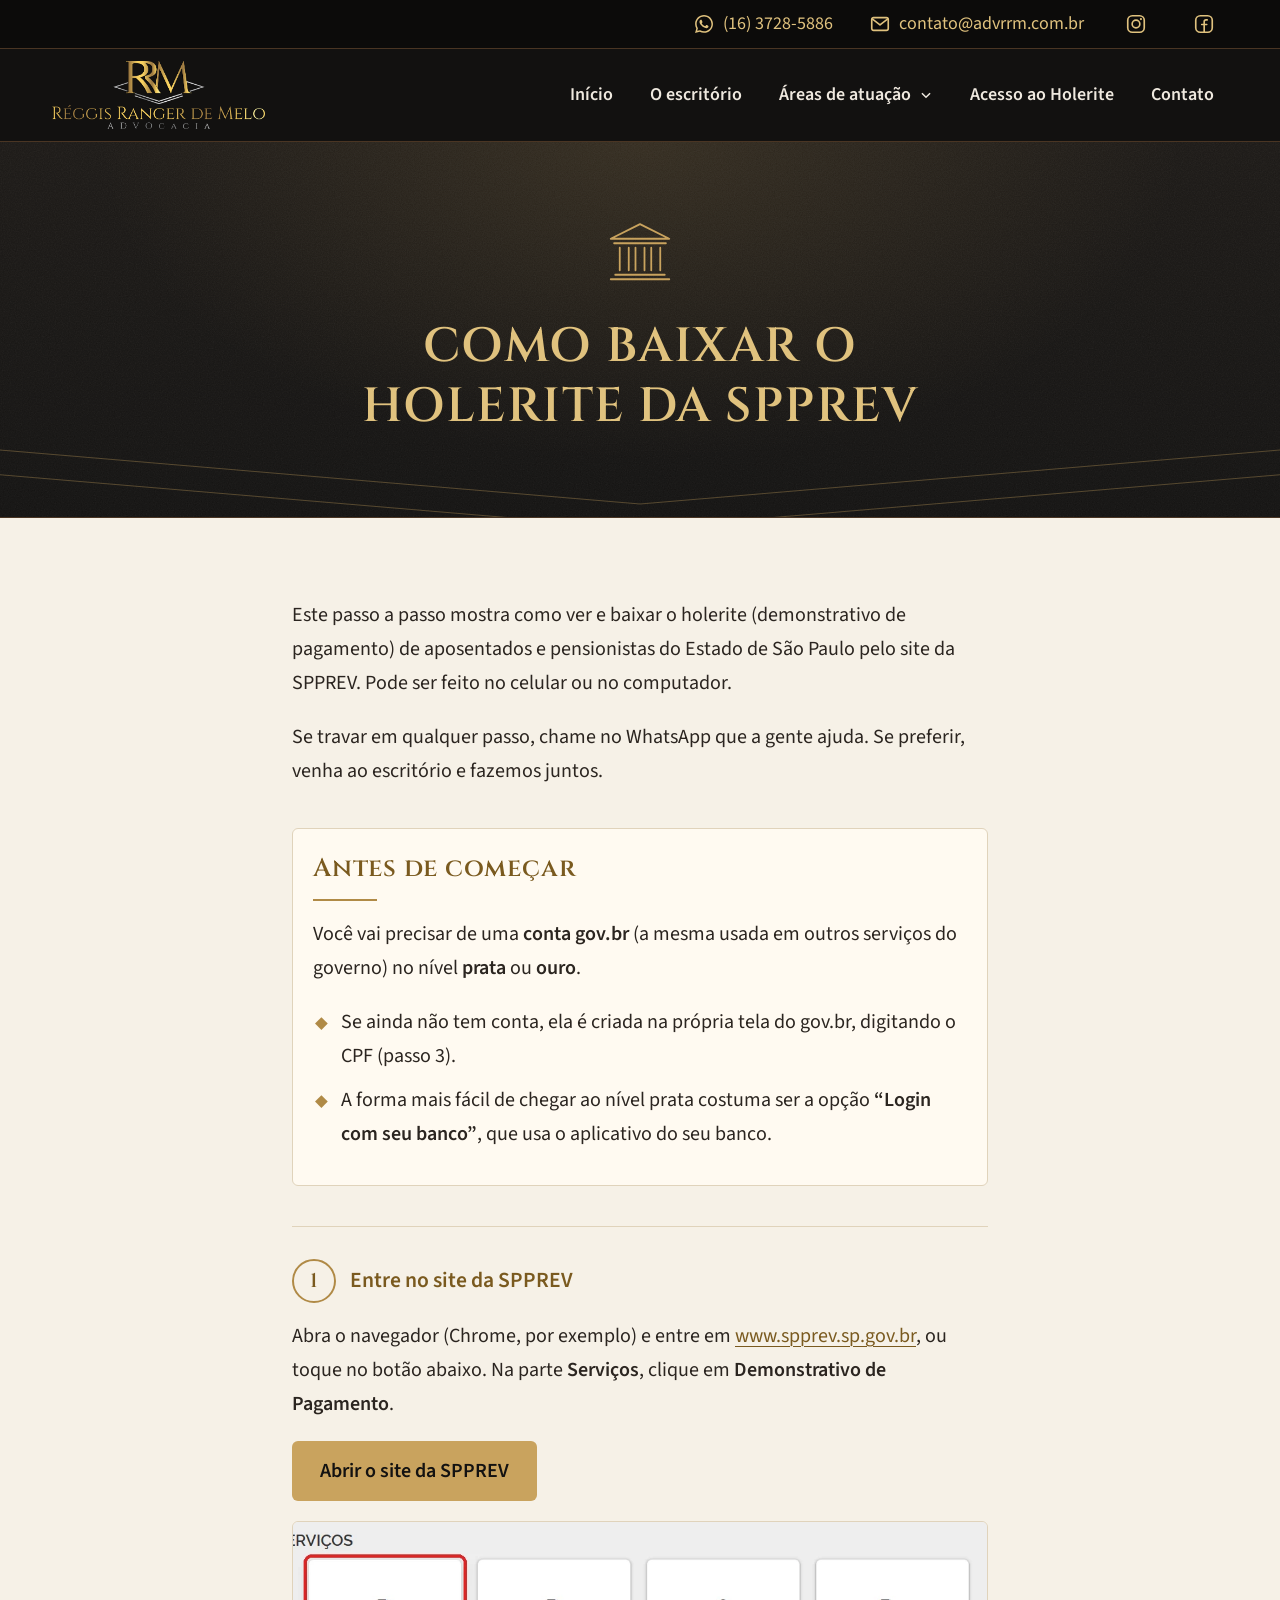
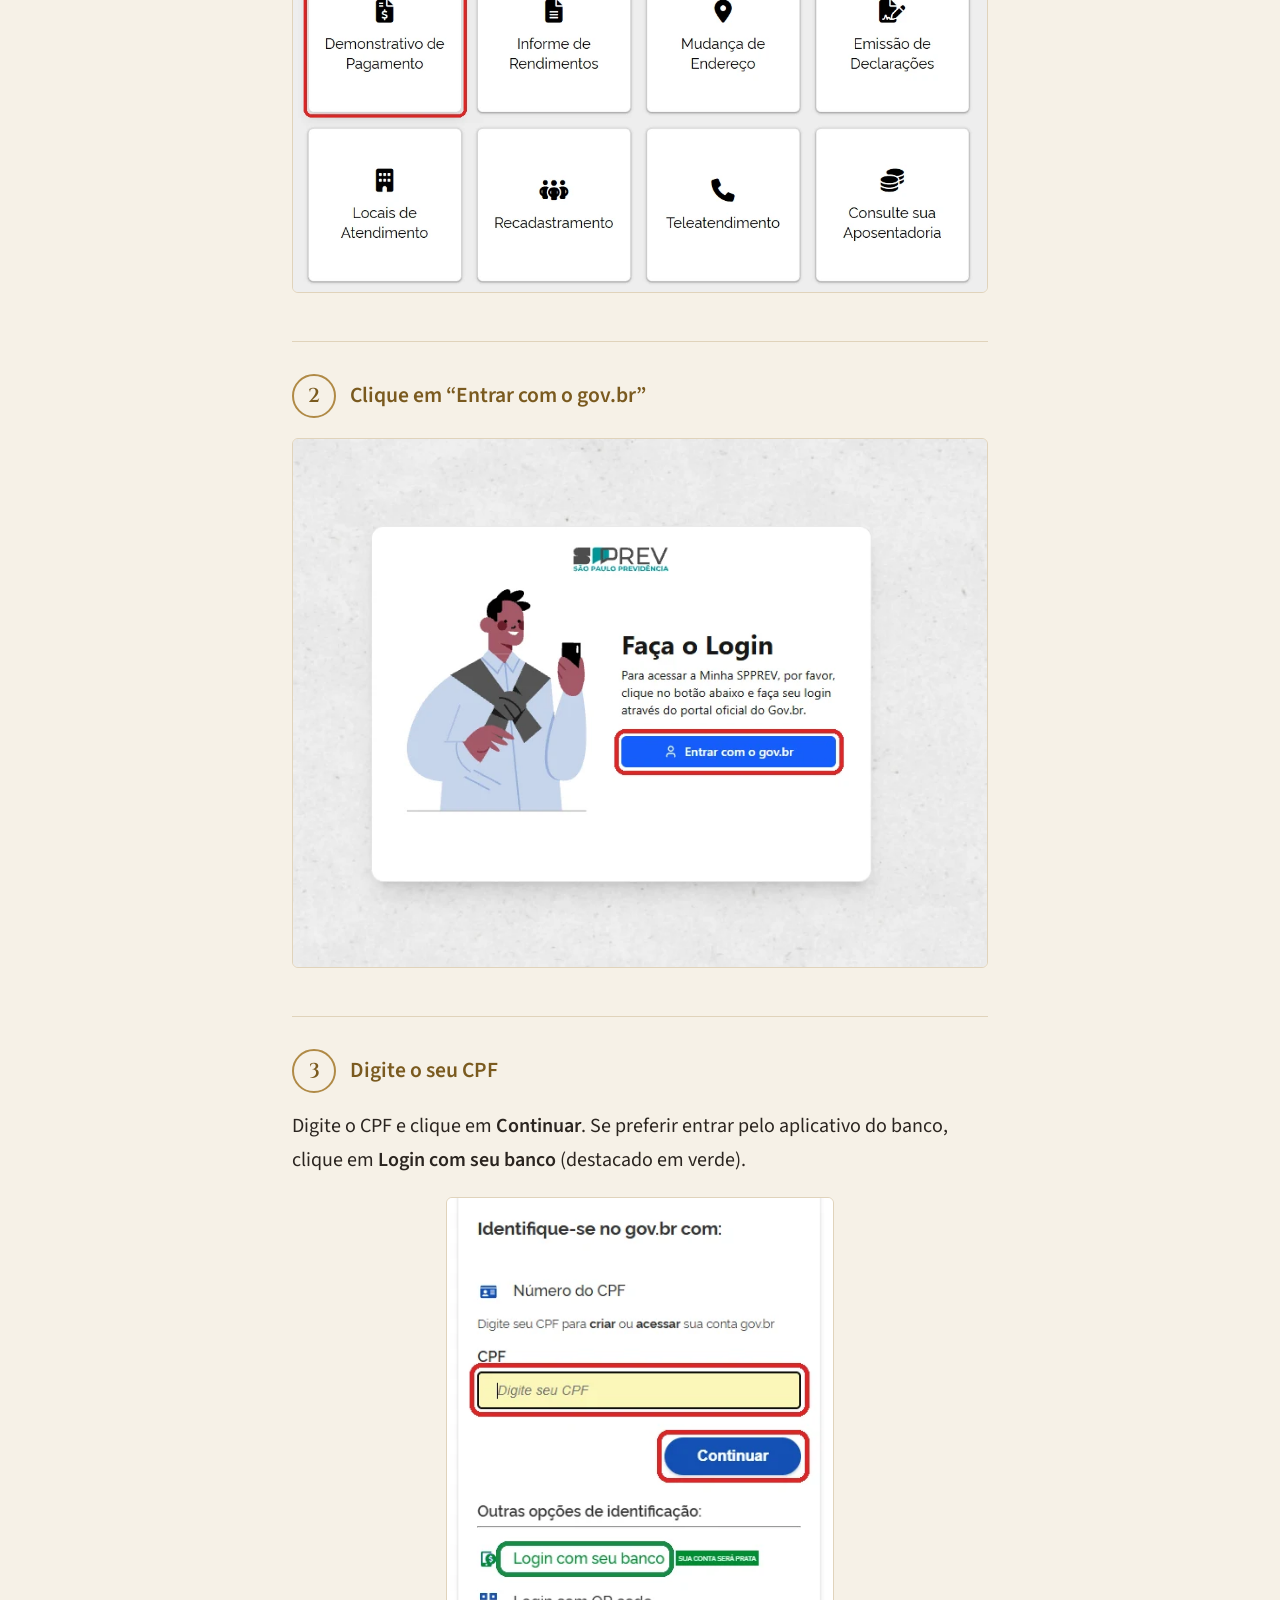
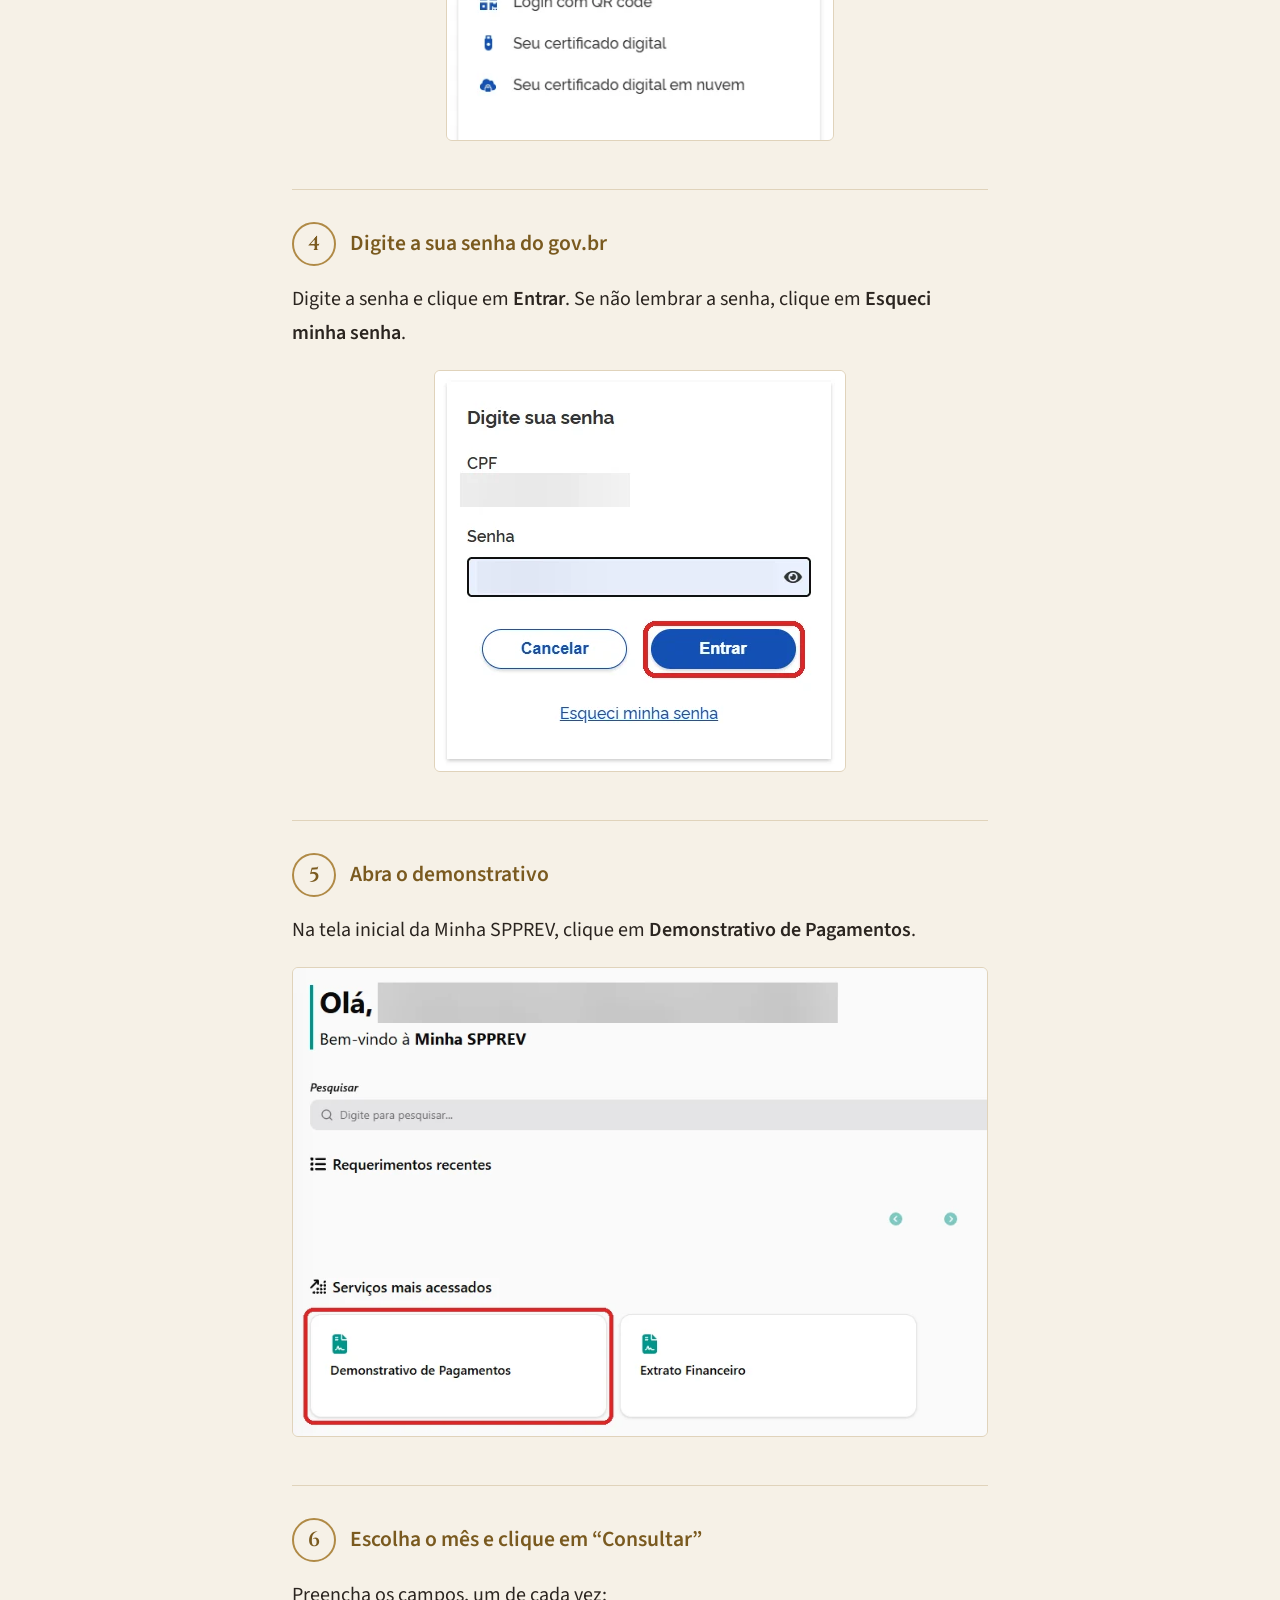
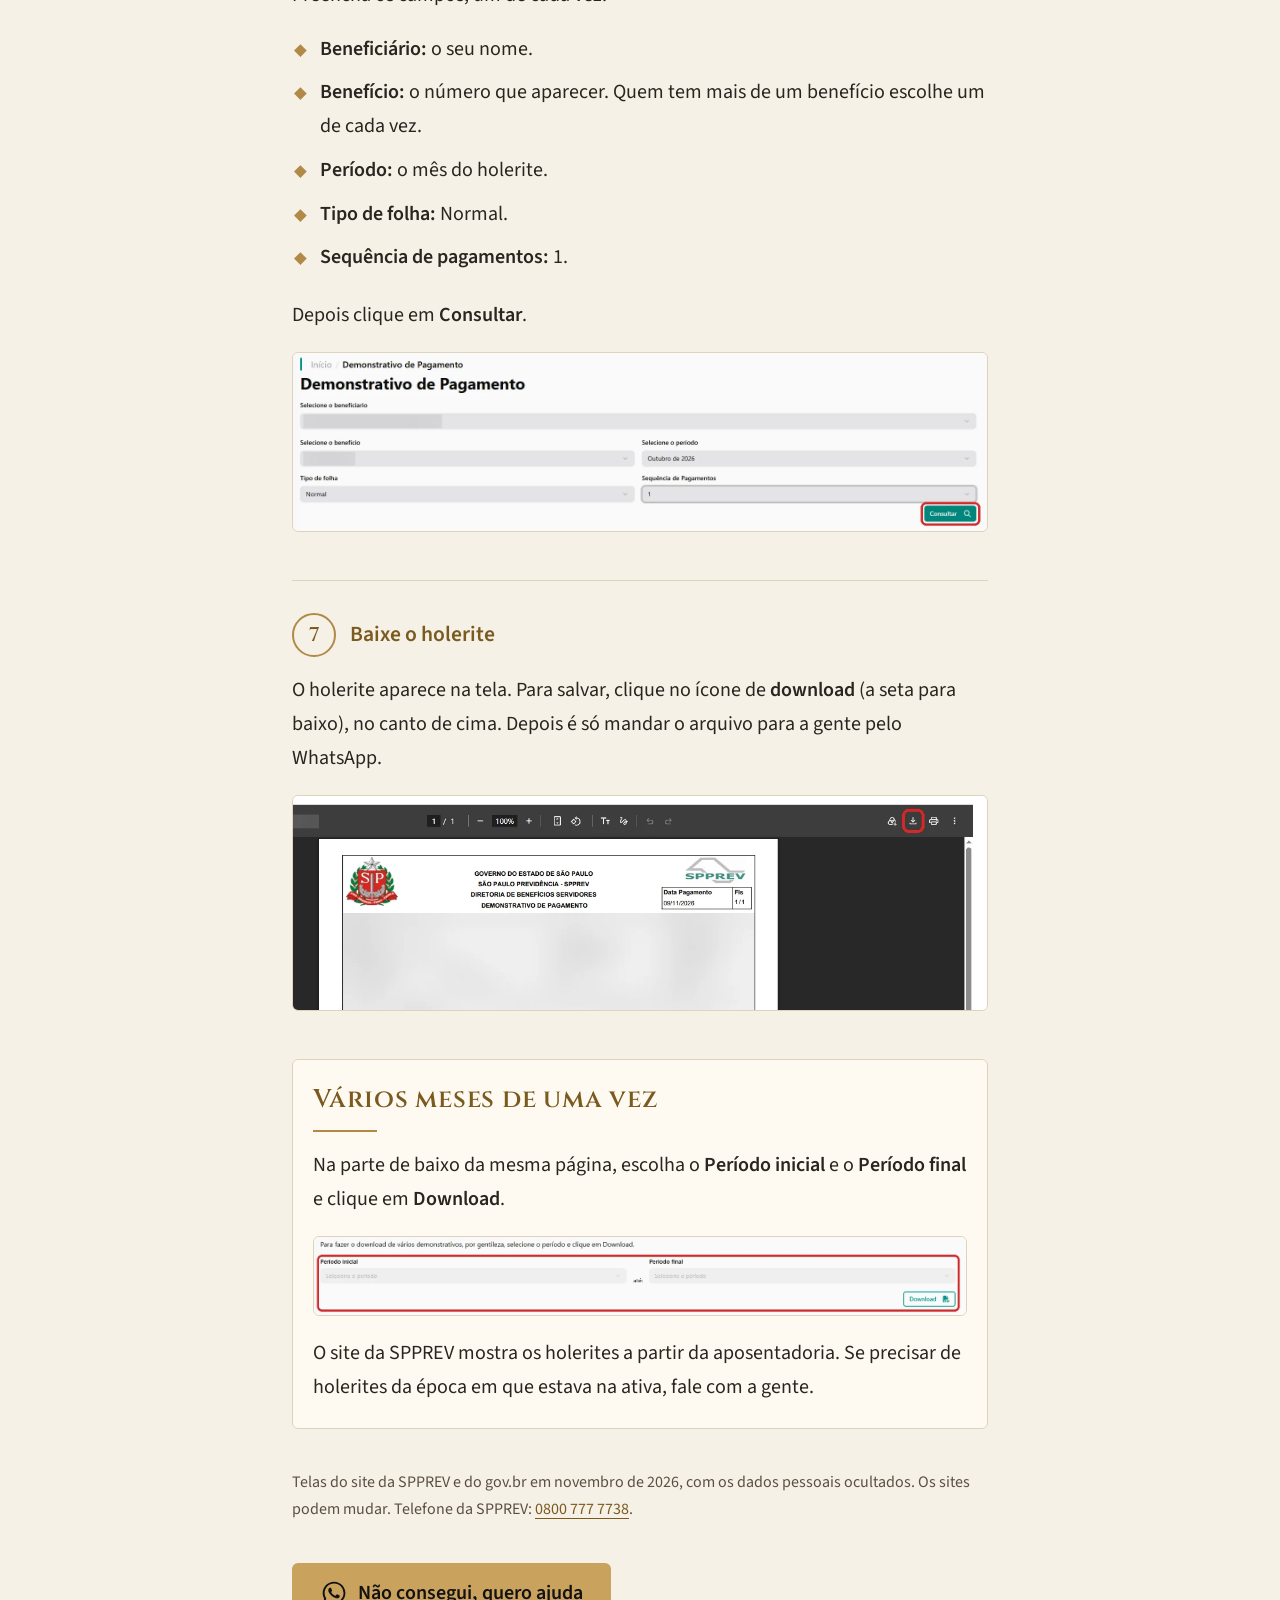
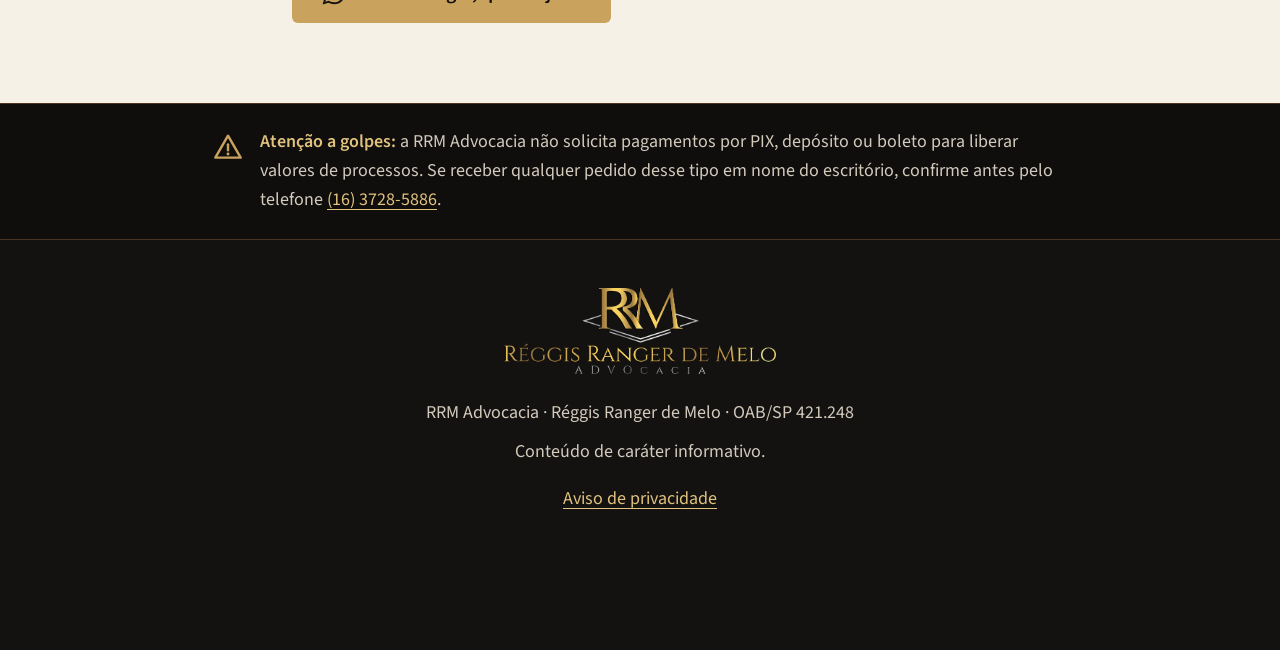
<file: como-baixar-holerite.html>
<!DOCTYPE html>
<html lang="pt-BR">
<head>
  <meta charset="utf-8">
  <meta name="viewport" content="width=device-width, initial-scale=1">
  <title>Como baixar o holerite da SPPREV | RRM Advocacia</title>
  <meta name="description" content="Passo a passo com imagens para aposentados e pensionistas do Estado de São Paulo verem e baixarem o demonstrativo de pagamento (holerite) no site da SPPREV.">
  <meta name="theme-color" content="#131211">
  <meta name="color-scheme" content="dark">
  <link rel="canonical" href="https://advrrm.com.br/como-baixar-holerite.html">

  <!-- Open Graph (prévia ao compartilhar o link no WhatsApp e em redes sociais) -->
  <meta property="og:type" content="website">
  <meta property="og:locale" content="pt_BR">
  <meta property="og:site_name" content="RRM Advocacia">
  <meta property="og:title" content="Como baixar o holerite da SPPREV | RRM Advocacia">
  <meta property="og:description" content="Passo a passo com imagens para aposentados e pensionistas do Estado de São Paulo verem e baixarem o demonstrativo de pagamento (holerite) no site da SPPREV.">
  <meta property="og:url" content="https://advrrm.com.br/como-baixar-holerite.html">
  <meta property="og:image" content="https://advrrm.com.br/logo-rrm.png">
  <meta property="og:image:type" content="image/png">
  <meta property="og:image:width" content="1502">
  <meta property="og:image:height" content="480">
  <meta property="og:image:alt" content="Logotipo da RRM Advocacia">

  <!-- Ícones -->
  <link rel="icon" href="favicon.ico" sizes="any">
  <link rel="icon" href="favicon-32.png" type="image/png" sizes="32x32">
  <link rel="apple-touch-icon" href="apple-touch-icon.png">
  <link rel="manifest" href="site.webmanifest">

  <link rel="preload" href="fontes/cinzel-latin.woff2" as="font" type="font/woff2" crossorigin>
  <link rel="preload" href="fontes/source-sans-3-latin.woff2" as="font" type="font/woff2" crossorigin>
  <link rel="stylesheet" href="style.css">

</head>
<body class="leitura">
  <div class="faixa">
    <div class="faixa-conteudo">
      <a href="https://wa.me/551637285886?text=Ol%C3%A1%2C%20vim%20pelo%20site%20e%20gostaria%20de%20atendimento." rel="noopener" aria-label="WhatsApp (16) 3728-5886">
        <svg width="22" height="22" aria-hidden="true" focusable="false"><use href="#icone-whatsapp"/></svg>
        <span class="faixa-texto">(16) 3728-5886</span>
      </a>
      <a href="mailto:contato@advrrm.com.br" aria-label="E-mail contato@advrrm.com.br">
        <svg width="22" height="22" aria-hidden="true" focusable="false"><use href="#icone-email"/></svg>
        <span class="faixa-texto">contato@advrrm.com.br</span>
      </a>
      <a href="https://instagram.com/rrm.advocacia" target="_blank" rel="noopener noreferrer" aria-label="Instagram @rrm.advocacia">
        <svg width="22" height="22" aria-hidden="true" focusable="false"><use href="#icone-instagram"/></svg>
      </a>
      <a href="https://www.facebook.com/reggisadvocacia" target="_blank" rel="noopener noreferrer" aria-label="Facebook Réggis Ranger de Melo - Advocacia">
        <svg width="22" height="22" aria-hidden="true" focusable="false"><use href="#icone-facebook"/></svg>
      </a>
    </div>
  </div>

  <header class="cabecalho">
    <div class="cabecalho-conteudo">
      <a class="marca" href="index.html"><img src="logo-rrm.png" width="1502" height="480" alt="RRM Advocacia"></a>
      <button class="menu-botao" type="button" aria-expanded="false" aria-controls="menu" aria-label="Menu" hidden>
        <svg width="30" height="30" viewBox="0 0 24 24" aria-hidden="true" focusable="false"><path d="M3 6h18M3 12h18M3 18h18" fill="none" stroke="currentColor" stroke-width="2" stroke-linecap="round"/></svg>
      </button>
      <nav class="menu" id="menu" aria-label="Menu principal">
        <ul>
          <li><a href="index.html">Início</a></li>
          <li><a href="index.html#escritorio">O escritório</a></li>
          <li class="menu-areas">
            <a href="index.html#areas">Áreas de atuação<svg class="menu-seta" width="14" height="14" viewBox="0 0 24 24" aria-hidden="true" focusable="false"><path d="M5 9l7 7 7-7" fill="none" stroke="currentColor" stroke-width="2.5"/></svg></a>
            <ul class="submenu">
              <li><a href="servidor-publico.html">Direito do servidor público aposentado</a></li>
              <li><a href="consumidor-bancario.html">Direito do Consumidor e Bancário</a></li>
            </ul>
          </li>
          <li><a aria-current="page" href="como-baixar-holerite.html">Acesso ao Holerite</a></li>
          <li><a href="index.html#contato">Contato</a></li>
        </ul>
      </nav>
    </div>
  </header>

  <main>
    <section class="abertura pagina-topo painel-servidor">
      <svg class="painel-linhas" viewBox="0 0 100 100" preserveAspectRatio="none" aria-hidden="true" focusable="false"><path d="M0 40 50 88 100 40M0 62 50 110 100 62" fill="none" stroke="currentColor" stroke-width="1" vector-effect="non-scaling-stroke"/></svg>
      <div class="container">
        <svg class="painel-icone" width="72" height="72" aria-hidden="true" focusable="false"><use href="#icone-coluna"/></svg>
        <h1>Como baixar o holerite da SPPREV</h1>
      </div>
    </section>

    <section class="secao">
      <div class="container">
        <p>Este passo a passo mostra como ver e baixar o holerite (demonstrativo de pagamento) de aposentados e pensionistas do Estado de São Paulo pelo site da SPPREV. Pode ser feito no celular ou no computador.</p>
        <p>Se travar em qualquer passo, chame no WhatsApp que a gente ajuda. Se preferir, venha ao escritório e fazemos juntos.</p>

        <div class="tutorial-aviso">
          <h2>Antes de começar</h2>
          <p>Você vai precisar de uma <strong>conta gov.br</strong> (a mesma usada em outros serviços do governo) no nível <strong>prata</strong> ou <strong>ouro</strong>.</p>
          <ul class="lista">
            <li>Se ainda não tem conta, ela é criada na própria tela do gov.br, digitando o CPF (passo 3).</li>
            <li>A forma mais fácil de chegar ao nível prata costuma ser a opção <strong>“Login com seu banco”</strong>, que usa o aplicativo do seu banco.</li>
          </ul>
        </div>

        <ol class="tutorial">
          <li>
            <h3>Entre no site da SPPREV</h3>
            <p>Abra o navegador (Chrome, por exemplo) e entre em <a href="https://www.spprev.sp.gov.br/spprev" target="_blank" rel="noopener noreferrer">www.spprev.sp.gov.br</a>, ou toque no botão abaixo. Na parte <strong>Serviços</strong>, clique em <strong>Demonstrativo de Pagamento</strong>.</p>
            <p><a class="botao" href="https://www.spprev.sp.gov.br/spprev" target="_blank" rel="noopener noreferrer">Abrir o site da SPPREV</a></p>
            <figure class="tutorial-imagem">
            <a href="tutorial-holerite/01-servicos.webp" target="_blank" rel="noopener"><img src="tutorial-holerite/01-servicos.webp" width="1050" height="560" alt="Site da SPPREV, com o botão Demonstrativo de Pagamento destacado" loading="lazy" decoding="async"></a>
          </figure>
          </li>
          <li>
            <h3>Clique em “Entrar com o gov.br”</h3>
            <figure class="tutorial-imagem">
            <a href="tutorial-holerite/02-entrar-govbr.webp" target="_blank" rel="noopener"><img src="tutorial-holerite/02-entrar-govbr.webp" width="799" height="608" alt="Tela de login da Minha SPPREV, com o botão Entrar com o gov.br destacado" loading="lazy" decoding="async"></a>
          </figure>
          </li>
          <li>
            <h3>Digite o seu CPF</h3>
            <p>Digite o CPF e clique em <strong>Continuar</strong>. Se preferir entrar pelo aplicativo do banco, clique em <strong>Login com seu banco</strong> (destacado em verde).</p>
            <figure class="tutorial-imagem">
            <a href="tutorial-holerite/03-cpf.webp" target="_blank" rel="noopener"><img src="tutorial-holerite/03-cpf.webp" width="410" height="575" alt="Tela do gov.br, com o campo do CPF, o botão Continuar e a opção Login com seu banco destacados" loading="lazy" decoding="async"></a>
          </figure>
          </li>
          <li>
            <h3>Digite a sua senha do gov.br</h3>
            <p>Digite a senha e clique em <strong>Entrar</strong>. Se não lembrar a senha, clique em <strong>Esqueci minha senha</strong>.</p>
            <figure class="tutorial-imagem">
            <a href="tutorial-holerite/04-senha.webp" target="_blank" rel="noopener"><img src="tutorial-holerite/04-senha.webp" width="410" height="400" alt="Tela de senha do gov.br, com o botão Entrar destacado" loading="lazy" decoding="async"></a>
          </figure>
          </li>
          <li>
            <h3>Abra o demonstrativo</h3>
            <p>Na tela inicial da Minha SPPREV, clique em <strong>Demonstrativo de Pagamentos</strong>.</p>
            <figure class="tutorial-imagem">
            <a href="tutorial-holerite/05-inicio.webp" target="_blank" rel="noopener"><img src="tutorial-holerite/05-inicio.webp" width="860" height="580" alt="Tela inicial da Minha SPPREV, com o botão Demonstrativo de Pagamentos destacado" loading="lazy" decoding="async"></a>
          </figure>
          </li>
          <li>
            <h3>Escolha o mês e clique em “Consultar”</h3>
            <p>Preencha os campos, um de cada vez:</p>
            <ul class="lista">
              <li><strong>Beneficiário:</strong> o seu nome.</li>
              <li><strong>Benefício:</strong> o número que aparecer. Quem tem mais de um benefício escolhe um de cada vez.</li>
              <li><strong>Período:</strong> o mês do holerite.</li>
              <li><strong>Tipo de folha:</strong> Normal.</li>
              <li><strong>Sequência de pagamentos:</strong> 1.</li>
            </ul>
            <p>Depois clique em <strong>Consultar</strong>.</p>
            <figure class="tutorial-imagem">
            <a href="tutorial-holerite/06-filtros.webp" target="_blank" rel="noopener"><img src="tutorial-holerite/06-filtros.webp" width="1560" height="400" alt="Tela Demonstrativo de Pagamento com os campos preenchidos e o botão Consultar destacado" loading="lazy" decoding="async"></a>
          </figure>
          </li>
          <li>
            <h3>Baixe o holerite</h3>
            <p>O holerite aparece na tela. Para salvar, clique no ícone de <strong>download</strong> (a seta para baixo), no canto de cima. Depois é só mandar o arquivo para a gente pelo WhatsApp.</p>
            <figure class="tutorial-imagem">
            <a href="tutorial-holerite/07-pdf.webp" target="_blank" rel="noopener"><img src="tutorial-holerite/07-pdf.webp" width="1200" height="370" alt="Holerite aberto na tela, com o ícone de download destacado" loading="lazy" decoding="async"></a>
          </figure>
          </li>
        </ol>

        <div class="tutorial-aviso">
          <h2>Vários meses de uma vez</h2>
          <p>Na parte de baixo da mesma página, escolha o <strong>Período inicial</strong> e o <strong>Período final</strong> e clique em <strong>Download</strong>.</p>
          <figure class="tutorial-imagem">
            <a href="tutorial-holerite/08-varios.webp" target="_blank" rel="noopener"><img src="tutorial-holerite/08-varios.webp" width="1560" height="185" alt="Campos Período inicial e Período final com o botão Download" loading="lazy" decoding="async"></a>
          </figure>
          <p>O site da SPPREV mostra os holerites a partir da aposentadoria. Se precisar de holerites da época em que estava na ativa, fale com a gente.</p>
        </div>

        <p class="tutorial-nota">Telas do site da SPPREV e do gov.br em novembro de 2026, com os dados pessoais ocultados. Os sites podem mudar. Telefone da SPPREV: <a href="tel:08007777738">0800 777 7738</a>.</p>

        <p class="area-acao">
          <a class="botao" href="https://wa.me/551637285886?text=Ol%C3%A1%2C%20n%C3%A3o%20consegui%20baixar%20meu%20holerite%20da%20SPPREV%20e%20gostaria%20de%20ajuda." rel="noopener">
            <svg width="28" height="28" aria-hidden="true" focusable="false"><use href="#icone-whatsapp"/></svg>
            Não consegui, quero ajuda
          </a>
        </p>
      </div>
    </section>
  </main>

  <div class="aviso-golpe" role="note">
    <div class="container">
      <svg width="32" height="32" aria-hidden="true" focusable="false"><use href="#icone-alerta"/></svg>
      <p><strong>Atenção a golpes:</strong> a RRM Advocacia não solicita pagamentos por PIX, depósito ou boleto para liberar valores de processos. Se receber qualquer pedido desse tipo em nome do escritório, confirme antes pelo telefone <a href="tel:+551637285886">(16) 3728-5886</a>.</p>
    </div>
  </div>

  <footer class="rodape">
    <div class="container">
      <img class="rodape-logo" src="logo-rrm.png" width="1502" height="480" alt="" loading="lazy" decoding="async">
      <p>RRM Advocacia · Réggis Ranger de Melo · OAB/SP 421.248</p>
      <p>Conteúdo de caráter informativo.</p>
      <p><a class="rodape-link" href="privacidade.html">Aviso de privacidade</a></p>
    </div>
  </footer>

  <a class="whatsapp-fixo" href="https://wa.me/551637285886?text=Ol%C3%A1%2C%20n%C3%A3o%20consegui%20baixar%20meu%20holerite%20da%20SPPREV%20e%20gostaria%20de%20ajuda." rel="noopener" aria-label="Fale pelo WhatsApp">
    <svg width="34" height="34" aria-hidden="true" focusable="false"><use href="#icone-whatsapp"/></svg>
    <span class="whatsapp-fixo-texto" aria-hidden="true">Fale pelo WhatsApp</span>
  </a>

  <svg width="0" height="0" style="position:absolute" aria-hidden="true" focusable="false">
    <symbol id="icone-whatsapp" viewBox="0 0 32 32"><path fill="currentColor" d="M16.04 3C8.86 3 3.04 8.8 3.04 15.96c0 2.3.6 4.53 1.75 6.5L3 29l6.72-1.76a13 13 0 0 0 6.32 1.61h.01c7.17 0 13-5.8 13-12.96C29.05 8.8 23.21 3 16.04 3Zm0 23.66h-.01c-1.94 0-3.85-.52-5.51-1.51l-.4-.23-3.99 1.04 1.07-3.88-.26-.4a10.7 10.7 0 0 1-1.65-5.72c0-5.95 4.85-10.79 10.8-10.79 2.88 0 5.59 1.12 7.63 3.16a10.7 10.7 0 0 1 3.16 7.63c0 5.95-4.85 10.7-10.84 10.7Zm5.92-8.07c-.32-.16-1.92-.95-2.22-1.05-.3-.11-.51-.16-.73.16-.22.32-.84 1.05-1.03 1.27-.19.21-.38.24-.7.08-.33-.16-1.38-.51-2.62-1.62-.97-.86-1.62-1.93-1.81-2.25-.19-.32-.02-.5.14-.66.15-.14.33-.38.49-.57.16-.19.21-.32.32-.54.11-.21.05-.4-.03-.56-.08-.16-.73-1.75-1-2.4-.26-.63-.53-.54-.73-.55h-.62c-.21 0-.56.08-.86.4-.3.32-1.13 1.1-1.13 2.69s1.16 3.12 1.32 3.34c.16.21 2.28 3.47 5.52 4.87.77.33 1.37.53 1.84.68.77.24 1.48.21 2.03.13.62-.09 1.92-.78 2.19-1.54.27-.76.27-1.4.19-1.54-.08-.13-.29-.21-.62-.37Z"/></symbol>
    <symbol id="icone-email" viewBox="0 0 24 24"><g fill="none" stroke="currentColor" stroke-width="1.8" stroke-linejoin="round"><rect x="3" y="5" width="18" height="14" rx="2"/><path d="M3.5 6.5 12 13l8.5-6.5"/></g></symbol>
    <symbol id="icone-instagram" viewBox="0 0 24 24"><g fill="none" stroke="currentColor" stroke-width="1.8"><rect x="3" y="3" width="18" height="18" rx="5"/><circle cx="12" cy="12" r="4.2"/></g><circle cx="17.4" cy="6.6" r="1.2" fill="currentColor"/></symbol>
    <symbol id="icone-facebook" viewBox="0 0 24 24"><g fill="none" stroke="currentColor" stroke-width="1.8" stroke-linecap="round"><rect x="3" y="3" width="18" height="18" rx="5"/><path d="M15.5 7.5h-1.3c-1.3 0-2 .8-2 2.1V21M9.5 12.5h5.5"/></g></symbol>
    <symbol id="icone-coluna" viewBox="0 0 64 64"><g fill="none" stroke="currentColor" stroke-width="1.6" stroke-linejoin="round" stroke-linecap="round"><path d="M6 22 32 9l26 13Z"/><path d="M9 26h46M14 30v20M22 30v20M42 30v20M50 30v20M28 30v20M36 30v20M10 54h44M6 58h52"/></g></symbol>
    <symbol id="icone-cartao" viewBox="0 0 64 64"><g fill="none" stroke="currentColor" stroke-width="1.6" stroke-linejoin="round" stroke-linecap="round"><rect x="6" y="15" width="52" height="34" rx="4"/><path d="M6 25h52"/><rect x="12" y="32" width="10" height="8" rx="1.5"/><path d="M30 35h20M30 41h12"/></g></symbol>
    <symbol id="icone-alerta" viewBox="0 0 24 24"><g fill="none" stroke="currentColor" stroke-width="1.8" stroke-linecap="round" stroke-linejoin="round"><path d="M12 3.5 2.5 20h19Z"/><path d="M12 10v4.5"/></g><circle cx="12" cy="17.2" r="1.1" fill="currentColor"/></symbol>
    <symbol id="icone-seta" viewBox="0 0 24 24"><path d="M5 12h14M13 6l6 6-6 6" fill="none" stroke="currentColor" stroke-width="1.8" stroke-linecap="round" stroke-linejoin="round"/></symbol>
  </svg>

  <script src="script.js" defer></script>
  <!-- Cloudflare Web Analytics --><script type='module' src='https://static.cloudflareinsights.com/beacon.min.js' data-cf-beacon='{"token": "990695eda1e849b4b860014d4d58124f"}'></script><!-- End Cloudflare Web Analytics -->
</body>
</html>
</file>
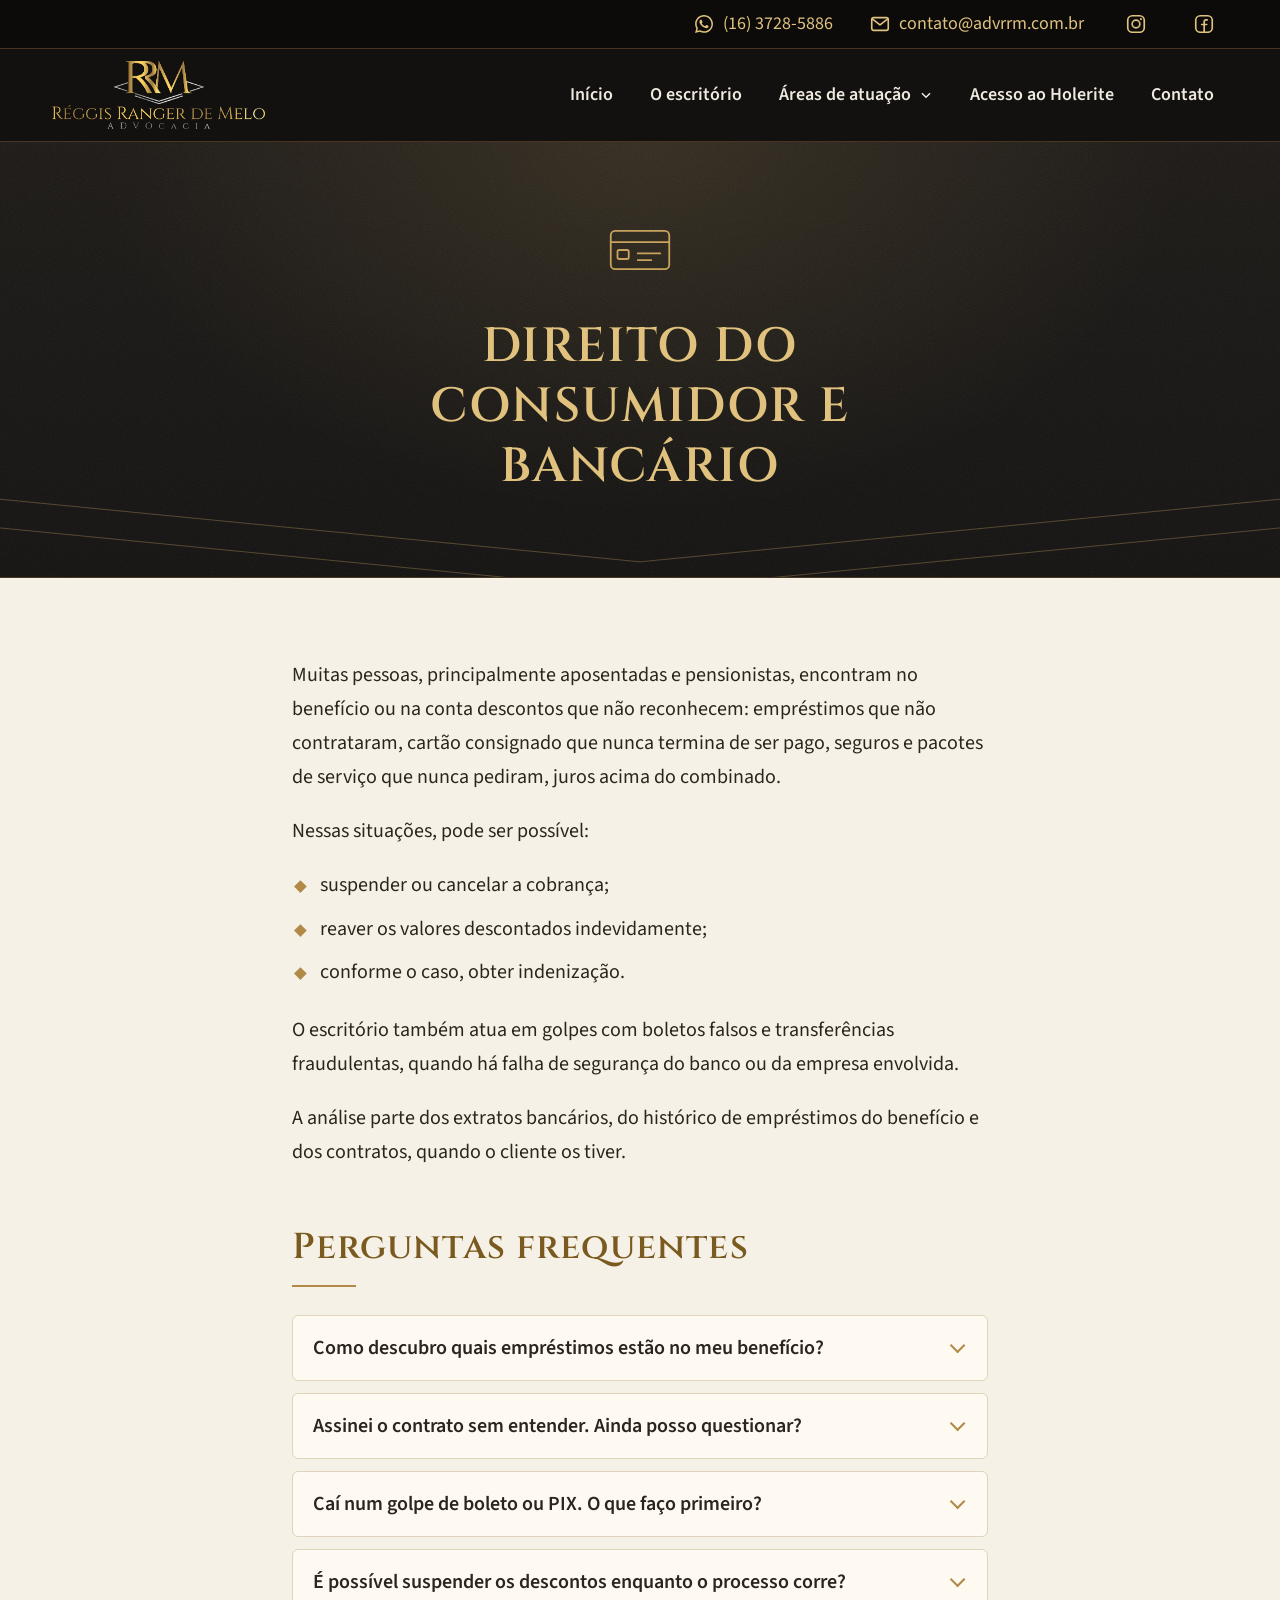
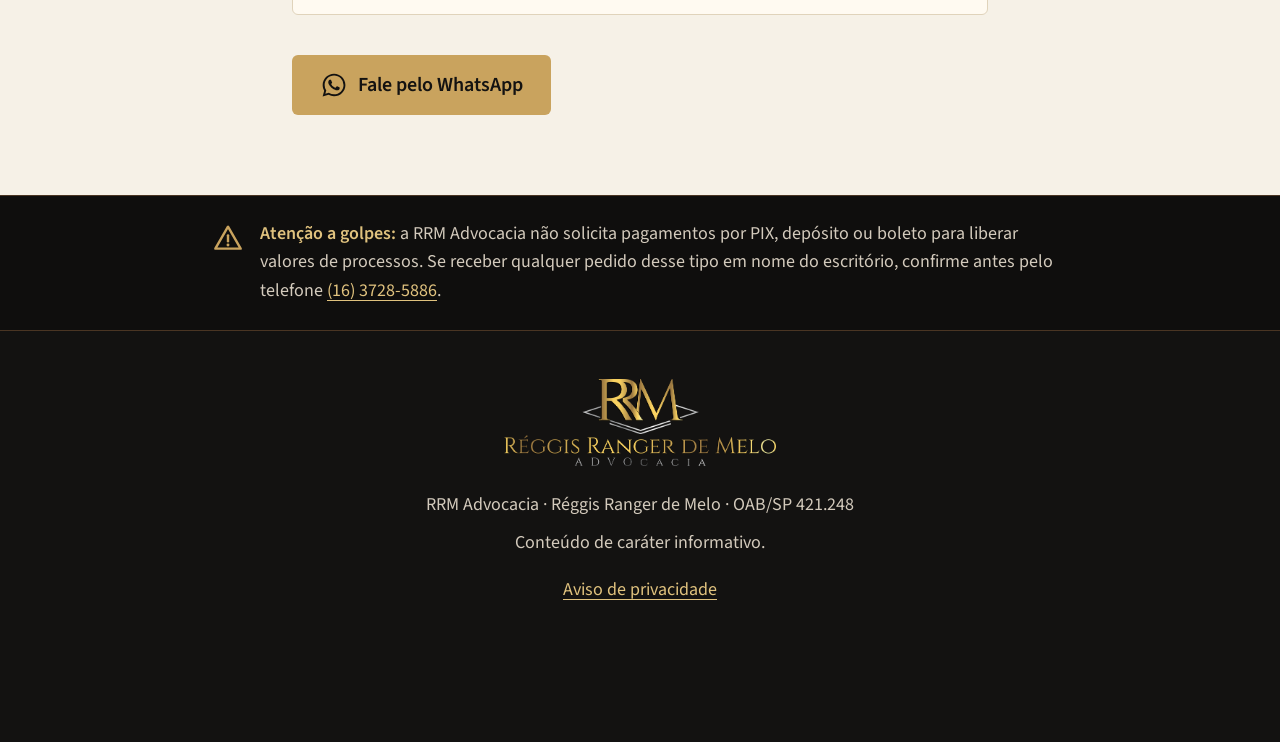
<file: consumidor-bancario.html>
<!DOCTYPE html>
<html lang="pt-BR">
<head>
  <meta charset="utf-8">
  <meta name="viewport" content="width=device-width, initial-scale=1">
  <title>Direito do Consumidor e Bancário | RRM Advocacia</title>
  <meta name="description" content="Direito do Consumidor e Bancário. São Joaquim da Barra/SP, com atendimento presencial e à distância.">
  <meta name="theme-color" content="#131211">
  <meta name="color-scheme" content="dark">
  <link rel="canonical" href="https://advrrm.com.br/consumidor-bancario.html">

  <!-- Open Graph (prévia ao compartilhar o link no WhatsApp e em redes sociais) -->
  <meta property="og:type" content="website">
  <meta property="og:locale" content="pt_BR">
  <meta property="og:site_name" content="RRM Advocacia">
  <meta property="og:title" content="Direito do Consumidor e Bancário | RRM Advocacia">
  <meta property="og:description" content="Direito do Consumidor e Bancário. São Joaquim da Barra/SP, com atendimento presencial e à distância.">
  <meta property="og:url" content="https://advrrm.com.br/consumidor-bancario.html">
  <meta property="og:image" content="https://advrrm.com.br/logo-rrm.png">
  <meta property="og:image:type" content="image/png">
  <meta property="og:image:width" content="1502">
  <meta property="og:image:height" content="480">
  <meta property="og:image:alt" content="Logotipo da RRM Advocacia">

  <!-- Ícones -->
  <link rel="icon" href="favicon.ico" sizes="any">
  <link rel="icon" href="favicon-32.png" type="image/png" sizes="32x32">
  <link rel="apple-touch-icon" href="apple-touch-icon.png">
  <link rel="manifest" href="site.webmanifest">

  <link rel="preload" href="fontes/cinzel-latin.woff2" as="font" type="font/woff2" crossorigin>
  <link rel="preload" href="fontes/source-sans-3-latin.woff2" as="font" type="font/woff2" crossorigin>
  <link rel="stylesheet" href="style.css">

  <!-- Dados estruturados: perguntas frequentes -->
  <script type="application/ld+json">
  {
    "@context": "https://schema.org",
    "@type": "FAQPage",
    "mainEntity": [
      {
        "@type": "Question",
        "name": "Como descubro quais empréstimos estão no meu benefício?",
        "acceptedAnswer": {
          "@type": "Answer",
          "text": "Quem recebe benefício do INSS pode consultar o extrato de empréstimos pelo aplicativo ou site Meu INSS. Também é possível consultar as operações de crédito em seu nome pelo Registrato, serviço gratuito do Banco Central."
        }
      },
      {
        "@type": "Question",
        "name": "Assinei o contrato sem entender. Ainda posso questionar?",
        "acceptedAnswer": {
          "@type": "Answer",
          "text": "Em muitos casos, sim. A lei de defesa do consumidor exige que o contrato seja claro e que o consumidor tenha conhecimento prévio do que está assinando. A possibilidade de questionar depende do contrato e das circunstâncias de cada caso."
        }
      },
      {
        "@type": "Question",
        "name": "Caí num golpe de boleto ou PIX. O que faço primeiro?",
        "acceptedAnswer": {
          "@type": "Answer",
          "text": "Avise o seu banco imediatamente e registre um boletim de ocorrência. Se o pagamento foi por PIX, peça ao seu banco a devolução pelo Mecanismo Especial de Devolução (MED) o quanto antes. Guarde comprovantes, prints de conversas e qualquer mensagem recebida."
        }
      },
      {
        "@type": "Question",
        "name": "É possível suspender os descontos enquanto o processo corre?",
        "acceptedAnswer": {
          "@type": "Answer",
          "text": "Em algumas situações, é possível pedir ao juiz, logo no início do processo, que os descontos sejam suspensos, quando há elementos que indiquem a irregularidade. A decisão cabe ao juiz em cada caso."
        }
      }
    ]
  }
  </script>
</head>
<body class="leitura">
  <div class="faixa">
    <div class="faixa-conteudo">
      <a href="https://wa.me/551637285886?text=Ol%C3%A1%2C%20vim%20pelo%20site%20e%20gostaria%20de%20atendimento." rel="noopener" aria-label="WhatsApp (16) 3728-5886">
        <svg width="22" height="22" aria-hidden="true" focusable="false"><use href="#icone-whatsapp"/></svg>
        <span class="faixa-texto">(16) 3728-5886</span>
      </a>
      <a href="mailto:contato@advrrm.com.br" aria-label="E-mail contato@advrrm.com.br">
        <svg width="22" height="22" aria-hidden="true" focusable="false"><use href="#icone-email"/></svg>
        <span class="faixa-texto">contato@advrrm.com.br</span>
      </a>
      <a href="https://instagram.com/rrm.advocacia" target="_blank" rel="noopener noreferrer" aria-label="Instagram @rrm.advocacia">
        <svg width="22" height="22" aria-hidden="true" focusable="false"><use href="#icone-instagram"/></svg>
      </a>
      <a href="https://www.facebook.com/reggisadvocacia" target="_blank" rel="noopener noreferrer" aria-label="Facebook Réggis Ranger de Melo - Advocacia">
        <svg width="22" height="22" aria-hidden="true" focusable="false"><use href="#icone-facebook"/></svg>
      </a>
    </div>
  </div>

  <header class="cabecalho">
    <div class="cabecalho-conteudo">
      <a class="marca" href="index.html"><img src="logo-rrm.png" width="1502" height="480" alt="RRM Advocacia"></a>
      <button class="menu-botao" type="button" aria-expanded="false" aria-controls="menu" aria-label="Menu" hidden>
        <svg width="30" height="30" viewBox="0 0 24 24" aria-hidden="true" focusable="false"><path d="M3 6h18M3 12h18M3 18h18" fill="none" stroke="currentColor" stroke-width="2" stroke-linecap="round"/></svg>
      </button>
      <nav class="menu" id="menu" aria-label="Menu principal">
        <ul>
          <li><a href="index.html">Início</a></li>
          <li><a href="index.html#escritorio">O escritório</a></li>
          <li class="menu-areas">
            <a href="index.html#areas">Áreas de atuação<svg class="menu-seta" width="14" height="14" viewBox="0 0 24 24" aria-hidden="true" focusable="false"><path d="M5 9l7 7 7-7" fill="none" stroke="currentColor" stroke-width="2.5"/></svg></a>
            <ul class="submenu">
              <li><a href="servidor-publico.html">Direito do servidor público aposentado</a></li>
              <li><a href="consumidor-bancario.html">Direito do Consumidor e Bancário</a></li>
            </ul>
          </li>
          <li><a href="como-baixar-holerite.html">Acesso ao Holerite</a></li>
          <li><a href="index.html#contato">Contato</a></li>
        </ul>
      </nav>
    </div>
  </header>

  <main>
    <section class="abertura pagina-topo painel-consumidor">
      <svg class="painel-linhas" viewBox="0 0 100 100" preserveAspectRatio="none" aria-hidden="true" focusable="false"><path d="M0 40 50 88 100 40M0 62 50 110 100 62" fill="none" stroke="currentColor" stroke-width="1" vector-effect="non-scaling-stroke"/></svg>
      <div class="container">
        <svg class="painel-icone" width="72" height="72" aria-hidden="true" focusable="false"><use href="#icone-cartao"/></svg>
        <h1>Direito do Consumidor e Bancário</h1>
      </div>
    </section>

    <section class="secao">
      <div class="container">
        <p>Muitas pessoas, principalmente aposentadas e pensionistas, encontram no benefício ou na conta descontos que não reconhecem: empréstimos que não contrataram, cartão consignado que nunca termina de ser pago, seguros e pacotes de serviço que nunca pediram, juros acima do combinado.</p>
        <p>Nessas situações, pode ser possível:</p>
        <ul class="lista">
          <li>suspender ou cancelar a cobrança;</li>
          <li>reaver os valores descontados indevidamente;</li>
          <li>conforme o caso, obter indenização.</li>
        </ul>
        <p>O escritório também atua em golpes com boletos falsos e transferências fraudulentas, quando há falha de segurança do banco ou da empresa envolvida.</p>
        <p>A análise parte dos extratos bancários, do histórico de empréstimos do benefício e dos contratos, quando o cliente os tiver.</p>
        <div class="faq">
          <h2 id="faq-titulo">Perguntas frequentes</h2>
          <details class="pergunta">
            <summary>Como descubro quais empréstimos estão no meu benefício?</summary>
            <p>Quem recebe benefício do INSS pode consultar o extrato de empréstimos pelo aplicativo ou site Meu INSS. Também é possível consultar as operações de crédito em seu nome pelo Registrato, serviço gratuito do Banco Central.</p>
          </details>
          <details class="pergunta">
            <summary>Assinei o contrato sem entender. Ainda posso questionar?</summary>
            <p>Em muitos casos, sim. A lei de defesa do consumidor exige que o contrato seja claro e que o consumidor tenha conhecimento prévio do que está assinando. A possibilidade de questionar depende do contrato e das circunstâncias de cada caso.</p>
          </details>
          <details class="pergunta">
            <summary>Caí num golpe de boleto ou PIX. O que faço primeiro?</summary>
            <p>Avise o seu banco imediatamente e registre um boletim de ocorrência. Se o pagamento foi por PIX, peça ao seu banco a devolução pelo Mecanismo Especial de Devolução (MED) o quanto antes. Guarde comprovantes, prints de conversas e qualquer mensagem recebida.</p>
          </details>
          <details class="pergunta">
            <summary>É possível suspender os descontos enquanto o processo corre?</summary>
            <p>Em algumas situações, é possível pedir ao juiz, logo no início do processo, que os descontos sejam suspensos, quando há elementos que indiquem a irregularidade. A decisão cabe ao juiz em cada caso.</p>
          </details>
        </div>
        <p class="area-acao">
          <a class="botao" href="https://wa.me/551637285886?text=Ol%C3%A1%2C%20vim%20pelo%20site%20e%20gostaria%20de%20atendimento%20sobre%20Direito%20do%20Consumidor%20e%20Banc%C3%A1rio." rel="noopener">
            <svg width="28" height="28" aria-hidden="true" focusable="false"><use href="#icone-whatsapp"/></svg>
            Fale pelo WhatsApp
          </a>
        </p>
      </div>
    </section>
  </main>

  <div class="aviso-golpe" role="note">
    <div class="container">
      <svg width="32" height="32" aria-hidden="true" focusable="false"><use href="#icone-alerta"/></svg>
      <p><strong>Atenção a golpes:</strong> a RRM Advocacia não solicita pagamentos por PIX, depósito ou boleto para liberar valores de processos. Se receber qualquer pedido desse tipo em nome do escritório, confirme antes pelo telefone <a href="tel:+551637285886">(16) 3728-5886</a>.</p>
    </div>
  </div>

  <footer class="rodape">
    <div class="container">
      <img class="rodape-logo" src="logo-rrm.png" width="1502" height="480" alt="" loading="lazy" decoding="async">
      <p>RRM Advocacia · Réggis Ranger de Melo · OAB/SP 421.248</p>
      <p>Conteúdo de caráter informativo.</p>
      <p><a class="rodape-link" href="privacidade.html">Aviso de privacidade</a></p>
    </div>
  </footer>

  <a class="whatsapp-fixo" href="https://wa.me/551637285886?text=Ol%C3%A1%2C%20vim%20pelo%20site%20e%20gostaria%20de%20atendimento%20sobre%20Direito%20do%20Consumidor%20e%20Banc%C3%A1rio." rel="noopener" aria-label="Fale pelo WhatsApp">
    <svg width="34" height="34" aria-hidden="true" focusable="false"><use href="#icone-whatsapp"/></svg>
    <span class="whatsapp-fixo-texto" aria-hidden="true">Fale pelo WhatsApp</span>
  </a>

  <svg width="0" height="0" style="position:absolute" aria-hidden="true" focusable="false">
    <symbol id="icone-whatsapp" viewBox="0 0 32 32"><path fill="currentColor" d="M16.04 3C8.86 3 3.04 8.8 3.04 15.96c0 2.3.6 4.53 1.75 6.5L3 29l6.72-1.76a13 13 0 0 0 6.32 1.61h.01c7.17 0 13-5.8 13-12.96C29.05 8.8 23.21 3 16.04 3Zm0 23.66h-.01c-1.94 0-3.85-.52-5.51-1.51l-.4-.23-3.99 1.04 1.07-3.88-.26-.4a10.7 10.7 0 0 1-1.65-5.72c0-5.95 4.85-10.79 10.8-10.79 2.88 0 5.59 1.12 7.63 3.16a10.7 10.7 0 0 1 3.16 7.63c0 5.95-4.85 10.7-10.84 10.7Zm5.92-8.07c-.32-.16-1.92-.95-2.22-1.05-.3-.11-.51-.16-.73.16-.22.32-.84 1.05-1.03 1.27-.19.21-.38.24-.7.08-.33-.16-1.38-.51-2.62-1.62-.97-.86-1.62-1.93-1.81-2.25-.19-.32-.02-.5.14-.66.15-.14.33-.38.49-.57.16-.19.21-.32.32-.54.11-.21.05-.4-.03-.56-.08-.16-.73-1.75-1-2.4-.26-.63-.53-.54-.73-.55h-.62c-.21 0-.56.08-.86.4-.3.32-1.13 1.1-1.13 2.69s1.16 3.12 1.32 3.34c.16.21 2.28 3.47 5.52 4.87.77.33 1.37.53 1.84.68.77.24 1.48.21 2.03.13.62-.09 1.92-.78 2.19-1.54.27-.76.27-1.4.19-1.54-.08-.13-.29-.21-.62-.37Z"/></symbol>
    <symbol id="icone-email" viewBox="0 0 24 24"><g fill="none" stroke="currentColor" stroke-width="1.8" stroke-linejoin="round"><rect x="3" y="5" width="18" height="14" rx="2"/><path d="M3.5 6.5 12 13l8.5-6.5"/></g></symbol>
    <symbol id="icone-instagram" viewBox="0 0 24 24"><g fill="none" stroke="currentColor" stroke-width="1.8"><rect x="3" y="3" width="18" height="18" rx="5"/><circle cx="12" cy="12" r="4.2"/></g><circle cx="17.4" cy="6.6" r="1.2" fill="currentColor"/></symbol>
    <symbol id="icone-facebook" viewBox="0 0 24 24"><g fill="none" stroke="currentColor" stroke-width="1.8" stroke-linecap="round"><rect x="3" y="3" width="18" height="18" rx="5"/><path d="M15.5 7.5h-1.3c-1.3 0-2 .8-2 2.1V21M9.5 12.5h5.5"/></g></symbol>
    <symbol id="icone-coluna" viewBox="0 0 64 64"><g fill="none" stroke="currentColor" stroke-width="1.6" stroke-linejoin="round" stroke-linecap="round"><path d="M6 22 32 9l26 13Z"/><path d="M9 26h46M14 30v20M22 30v20M42 30v20M50 30v20M28 30v20M36 30v20M10 54h44M6 58h52"/></g></symbol>
    <symbol id="icone-cartao" viewBox="0 0 64 64"><g fill="none" stroke="currentColor" stroke-width="1.6" stroke-linejoin="round" stroke-linecap="round"><rect x="6" y="15" width="52" height="34" rx="4"/><path d="M6 25h52"/><rect x="12" y="32" width="10" height="8" rx="1.5"/><path d="M30 35h20M30 41h12"/></g></symbol>
    <symbol id="icone-alerta" viewBox="0 0 24 24"><g fill="none" stroke="currentColor" stroke-width="1.8" stroke-linecap="round" stroke-linejoin="round"><path d="M12 3.5 2.5 20h19Z"/><path d="M12 10v4.5"/></g><circle cx="12" cy="17.2" r="1.1" fill="currentColor"/></symbol>
    <symbol id="icone-seta" viewBox="0 0 24 24"><path d="M5 12h14M13 6l6 6-6 6" fill="none" stroke="currentColor" stroke-width="1.8" stroke-linecap="round" stroke-linejoin="round"/></symbol>
  </svg>

  <script src="script.js" defer></script>
  <!-- Cloudflare Web Analytics --><script type='module' src='https://static.cloudflareinsights.com/beacon.min.js' data-cf-beacon='{"token": "990695eda1e849b4b860014d4d58124f"}'></script><!-- End Cloudflare Web Analytics -->
</body>
</html>
</file>
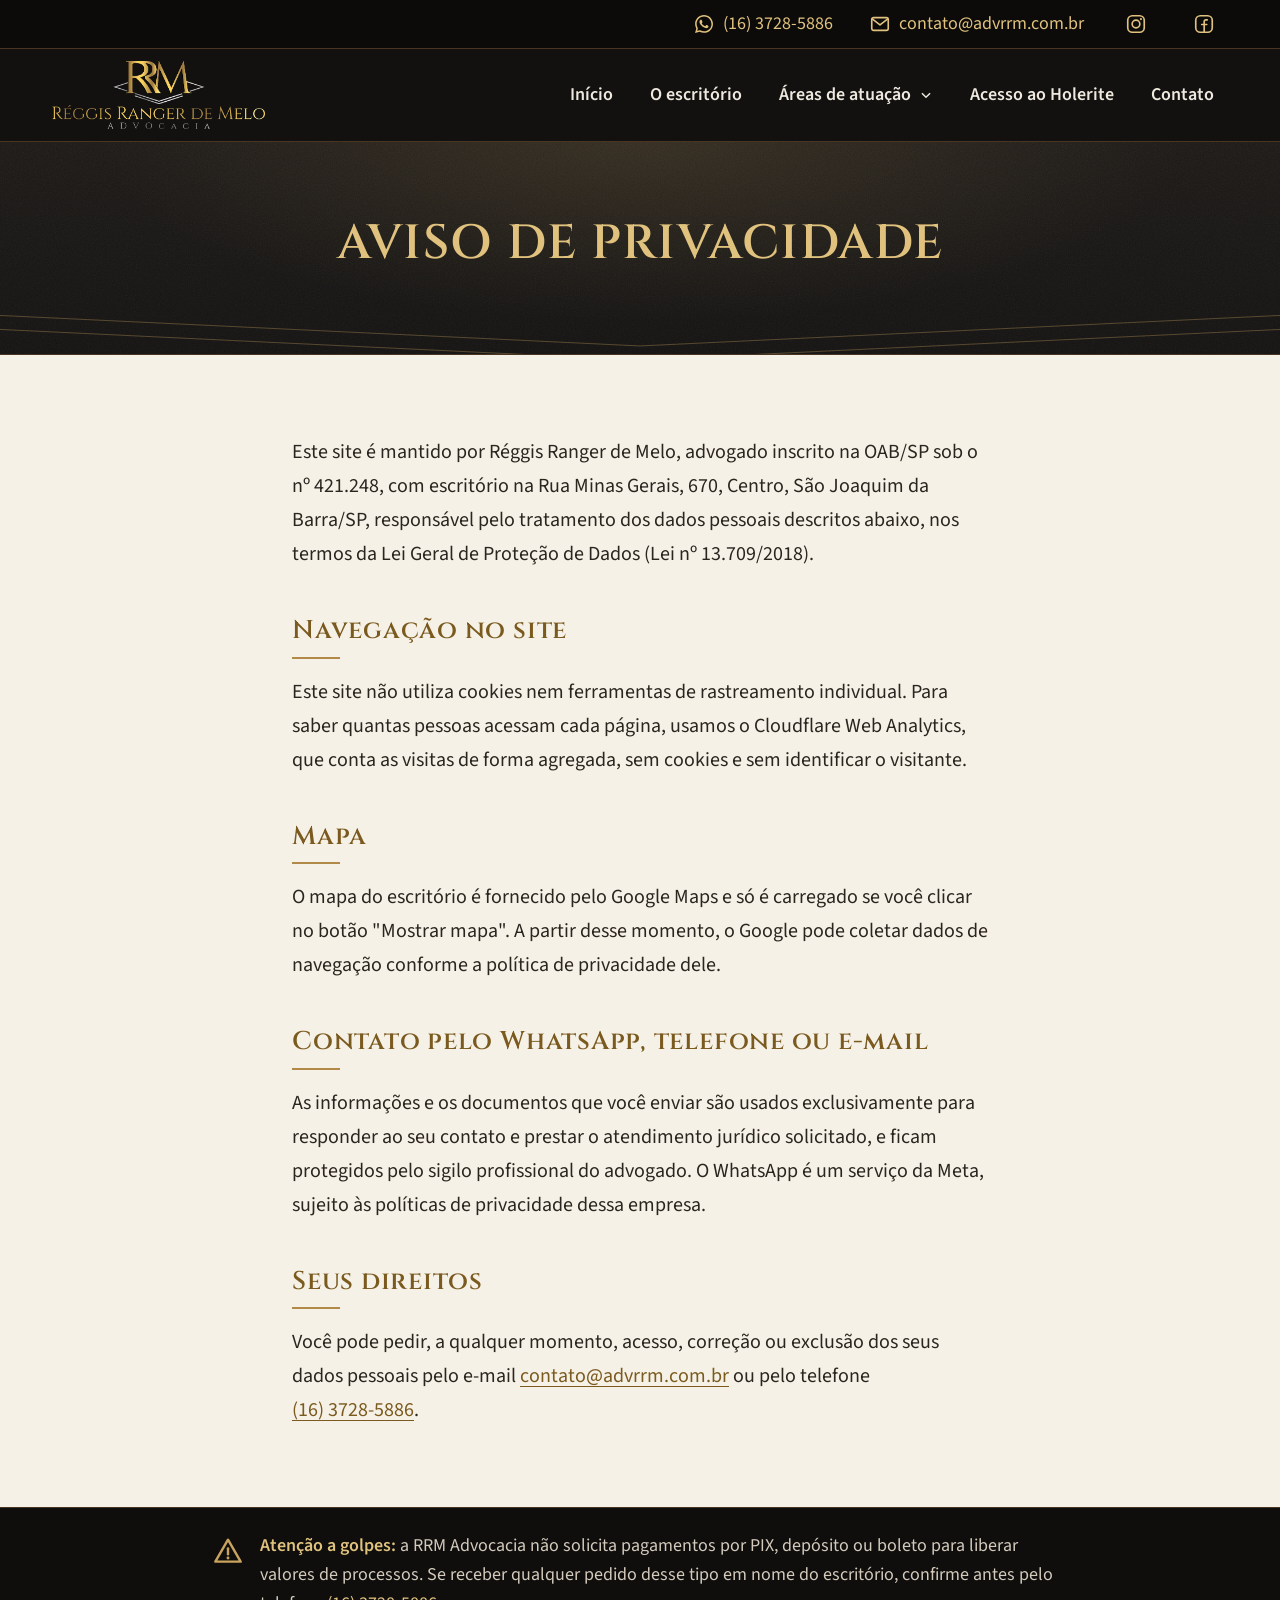
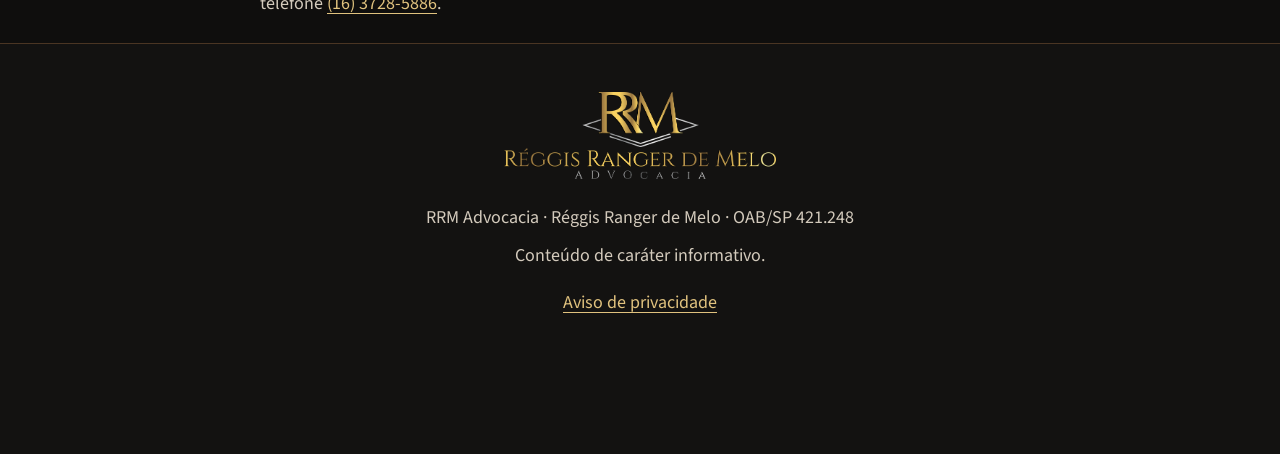
<file: privacidade.html>
<!DOCTYPE html>
<html lang="pt-BR">
<head>
  <meta charset="utf-8">
  <meta name="viewport" content="width=device-width, initial-scale=1">
  <title>Aviso de privacidade | RRM Advocacia</title>
  <meta name="theme-color" content="#131211">
  <meta name="color-scheme" content="dark">
  <link rel="canonical" href="https://advrrm.com.br/privacidade.html">

  <!-- Open Graph (prévia ao compartilhar o link no WhatsApp e em redes sociais) -->
  <meta property="og:type" content="website">
  <meta property="og:locale" content="pt_BR">
  <meta property="og:site_name" content="RRM Advocacia">
  <meta property="og:title" content="Aviso de privacidade | RRM Advocacia">
  <meta property="og:url" content="https://advrrm.com.br/privacidade.html">
  <meta property="og:image" content="https://advrrm.com.br/logo-rrm.png">
  <meta property="og:image:type" content="image/png">
  <meta property="og:image:width" content="1502">
  <meta property="og:image:height" content="480">
  <meta property="og:image:alt" content="Logotipo da RRM Advocacia">

  <!-- Ícones -->
  <link rel="icon" href="favicon.ico" sizes="any">
  <link rel="icon" href="favicon-32.png" type="image/png" sizes="32x32">
  <link rel="apple-touch-icon" href="apple-touch-icon.png">
  <link rel="manifest" href="site.webmanifest">

  <link rel="preload" href="fontes/cinzel-latin.woff2" as="font" type="font/woff2" crossorigin>
  <link rel="preload" href="fontes/source-sans-3-latin.woff2" as="font" type="font/woff2" crossorigin>
  <link rel="stylesheet" href="style.css">
</head>
<body class="leitura">
  <div class="faixa">
    <div class="faixa-conteudo">
      <a href="https://wa.me/551637285886?text=Ol%C3%A1%2C%20vim%20pelo%20site%20e%20gostaria%20de%20atendimento." rel="noopener" aria-label="WhatsApp (16) 3728-5886">
        <svg width="22" height="22" aria-hidden="true" focusable="false"><use href="#icone-whatsapp"/></svg>
        <span class="faixa-texto">(16) 3728-5886</span>
      </a>
      <a href="mailto:contato@advrrm.com.br" aria-label="E-mail contato@advrrm.com.br">
        <svg width="22" height="22" aria-hidden="true" focusable="false"><use href="#icone-email"/></svg>
        <span class="faixa-texto">contato@advrrm.com.br</span>
      </a>
      <a href="https://instagram.com/rrm.advocacia" target="_blank" rel="noopener noreferrer" aria-label="Instagram @rrm.advocacia">
        <svg width="22" height="22" aria-hidden="true" focusable="false"><use href="#icone-instagram"/></svg>
      </a>
      <a href="https://www.facebook.com/reggisadvocacia" target="_blank" rel="noopener noreferrer" aria-label="Facebook Réggis Ranger de Melo - Advocacia">
        <svg width="22" height="22" aria-hidden="true" focusable="false"><use href="#icone-facebook"/></svg>
      </a>
    </div>
  </div>

  <header class="cabecalho">
    <div class="cabecalho-conteudo">
      <a class="marca" href="index.html"><img src="logo-rrm.png" width="1502" height="480" alt="RRM Advocacia"></a>
      <button class="menu-botao" type="button" aria-expanded="false" aria-controls="menu" aria-label="Menu" hidden>
        <svg width="30" height="30" viewBox="0 0 24 24" aria-hidden="true" focusable="false"><path d="M3 6h18M3 12h18M3 18h18" fill="none" stroke="currentColor" stroke-width="2" stroke-linecap="round"/></svg>
      </button>
      <nav class="menu" id="menu" aria-label="Menu principal">
        <ul>
          <li><a href="index.html">Início</a></li>
          <li><a href="index.html#escritorio">O escritório</a></li>
          <li class="menu-areas">
            <a href="index.html#areas">Áreas de atuação<svg class="menu-seta" width="14" height="14" viewBox="0 0 24 24" aria-hidden="true" focusable="false"><path d="M5 9l7 7 7-7" fill="none" stroke="currentColor" stroke-width="2.5"/></svg></a>
            <ul class="submenu">
              <li><a href="servidor-publico.html">Direito do servidor público aposentado</a></li>
              <li><a href="consumidor-bancario.html">Direito do Consumidor e Bancário</a></li>
            </ul>
          </li>
          <li><a href="como-baixar-holerite.html">Acesso ao Holerite</a></li>
          <li><a href="index.html#contato">Contato</a></li>
        </ul>
      </nav>
    </div>
  </header>

  <main>
    <section class="abertura pagina-topo">
      <svg class="painel-linhas" viewBox="0 0 100 100" preserveAspectRatio="none" aria-hidden="true" focusable="false"><path d="M0 40 50 88 100 40M0 62 50 110 100 62" fill="none" stroke="currentColor" stroke-width="1" vector-effect="non-scaling-stroke"/></svg>
      <div class="container">
        <h1>Aviso de privacidade</h1>
      </div>
    </section>

    <section class="secao">
      <div class="container texto-legal">
        <p>Este site é mantido por Réggis Ranger de Melo, advogado inscrito na OAB/SP sob o nº 421.248, com escritório na Rua Minas Gerais, 670, Centro, São Joaquim da Barra/SP, responsável pelo tratamento dos dados pessoais descritos abaixo, nos termos da Lei Geral de Proteção de Dados (Lei nº 13.709/2018).</p>

        <h2>Navegação no site</h2>
        <p>Este site não utiliza cookies nem ferramentas de rastreamento individual. Para saber quantas pessoas acessam cada página, usamos o Cloudflare Web Analytics, que conta as visitas de forma agregada, sem cookies e sem identificar o visitante.</p>

        <h2>Mapa</h2>
        <p>O mapa do escritório é fornecido pelo Google Maps e só é carregado se você clicar no botão "Mostrar mapa". A partir desse momento, o Google pode coletar dados de navegação conforme a política de privacidade dele.</p>

        <h2>Contato pelo WhatsApp, telefone ou e-mail</h2>
        <p>As informações e os documentos que você enviar são usados exclusivamente para responder ao seu contato e prestar o atendimento jurídico solicitado, e ficam protegidos pelo sigilo profissional do advogado. O WhatsApp é um serviço da Meta, sujeito às políticas de privacidade dessa empresa.</p>

        <h2>Seus direitos</h2>
        <p>Você pode pedir, a qualquer momento, acesso, correção ou exclusão dos seus dados pessoais pelo e-mail <a href="mailto:contato@advrrm.com.br">contato@advrrm.com.br</a> ou pelo telefone <a href="tel:+551637285886">(16) 3728-5886</a>.</p>
      </div>
    </section>
  </main>

  <div class="aviso-golpe" role="note">
    <div class="container">
      <svg width="32" height="32" aria-hidden="true" focusable="false"><use href="#icone-alerta"/></svg>
      <p><strong>Atenção a golpes:</strong> a RRM Advocacia não solicita pagamentos por PIX, depósito ou boleto para liberar valores de processos. Se receber qualquer pedido desse tipo em nome do escritório, confirme antes pelo telefone <a href="tel:+551637285886">(16) 3728-5886</a>.</p>
    </div>
  </div>

  <footer class="rodape">
    <div class="container">
      <img class="rodape-logo" src="logo-rrm.png" width="1502" height="480" alt="" loading="lazy" decoding="async">
      <p>RRM Advocacia · Réggis Ranger de Melo · OAB/SP 421.248</p>
      <p>Conteúdo de caráter informativo.</p>
      <p><a class="rodape-link" href="privacidade.html">Aviso de privacidade</a></p>
    </div>
  </footer>

  <a class="whatsapp-fixo" href="https://wa.me/551637285886?text=Ol%C3%A1%2C%20vim%20pelo%20site%20e%20gostaria%20de%20atendimento." rel="noopener" aria-label="Fale pelo WhatsApp">
    <svg width="34" height="34" aria-hidden="true" focusable="false"><use href="#icone-whatsapp"/></svg>
    <span class="whatsapp-fixo-texto" aria-hidden="true">Fale pelo WhatsApp</span>
  </a>

  <svg width="0" height="0" style="position:absolute" aria-hidden="true" focusable="false">
    <symbol id="icone-whatsapp" viewBox="0 0 32 32"><path fill="currentColor" d="M16.04 3C8.86 3 3.04 8.8 3.04 15.96c0 2.3.6 4.53 1.75 6.5L3 29l6.72-1.76a13 13 0 0 0 6.32 1.61h.01c7.17 0 13-5.8 13-12.96C29.05 8.8 23.21 3 16.04 3Zm0 23.66h-.01c-1.94 0-3.85-.52-5.51-1.51l-.4-.23-3.99 1.04 1.07-3.88-.26-.4a10.7 10.7 0 0 1-1.65-5.72c0-5.95 4.85-10.79 10.8-10.79 2.88 0 5.59 1.12 7.63 3.16a10.7 10.7 0 0 1 3.16 7.63c0 5.95-4.85 10.7-10.84 10.7Zm5.92-8.07c-.32-.16-1.92-.95-2.22-1.05-.3-.11-.51-.16-.73.16-.22.32-.84 1.05-1.03 1.27-.19.21-.38.24-.7.08-.33-.16-1.38-.51-2.62-1.62-.97-.86-1.62-1.93-1.81-2.25-.19-.32-.02-.5.14-.66.15-.14.33-.38.49-.57.16-.19.21-.32.32-.54.11-.21.05-.4-.03-.56-.08-.16-.73-1.75-1-2.4-.26-.63-.53-.54-.73-.55h-.62c-.21 0-.56.08-.86.4-.3.32-1.13 1.1-1.13 2.69s1.16 3.12 1.32 3.34c.16.21 2.28 3.47 5.52 4.87.77.33 1.37.53 1.84.68.77.24 1.48.21 2.03.13.62-.09 1.92-.78 2.19-1.54.27-.76.27-1.4.19-1.54-.08-.13-.29-.21-.62-.37Z"/></symbol>
    <symbol id="icone-email" viewBox="0 0 24 24"><g fill="none" stroke="currentColor" stroke-width="1.8" stroke-linejoin="round"><rect x="3" y="5" width="18" height="14" rx="2"/><path d="M3.5 6.5 12 13l8.5-6.5"/></g></symbol>
    <symbol id="icone-instagram" viewBox="0 0 24 24"><g fill="none" stroke="currentColor" stroke-width="1.8"><rect x="3" y="3" width="18" height="18" rx="5"/><circle cx="12" cy="12" r="4.2"/></g><circle cx="17.4" cy="6.6" r="1.2" fill="currentColor"/></symbol>
    <symbol id="icone-facebook" viewBox="0 0 24 24"><g fill="none" stroke="currentColor" stroke-width="1.8" stroke-linecap="round"><rect x="3" y="3" width="18" height="18" rx="5"/><path d="M15.5 7.5h-1.3c-1.3 0-2 .8-2 2.1V21M9.5 12.5h5.5"/></g></symbol>
    <symbol id="icone-coluna" viewBox="0 0 64 64"><g fill="none" stroke="currentColor" stroke-width="1.6" stroke-linejoin="round" stroke-linecap="round"><path d="M6 22 32 9l26 13Z"/><path d="M9 26h46M14 30v20M22 30v20M42 30v20M50 30v20M28 30v20M36 30v20M10 54h44M6 58h52"/></g></symbol>
    <symbol id="icone-cartao" viewBox="0 0 64 64"><g fill="none" stroke="currentColor" stroke-width="1.6" stroke-linejoin="round" stroke-linecap="round"><rect x="6" y="15" width="52" height="34" rx="4"/><path d="M6 25h52"/><rect x="12" y="32" width="10" height="8" rx="1.5"/><path d="M30 35h20M30 41h12"/></g></symbol>
    <symbol id="icone-alerta" viewBox="0 0 24 24"><g fill="none" stroke="currentColor" stroke-width="1.8" stroke-linecap="round" stroke-linejoin="round"><path d="M12 3.5 2.5 20h19Z"/><path d="M12 10v4.5"/></g><circle cx="12" cy="17.2" r="1.1" fill="currentColor"/></symbol>
    <symbol id="icone-seta" viewBox="0 0 24 24"><path d="M5 12h14M13 6l6 6-6 6" fill="none" stroke="currentColor" stroke-width="1.8" stroke-linecap="round" stroke-linejoin="round"/></symbol>
  </svg>

  <script src="script.js" defer></script>
  <!-- Cloudflare Web Analytics --><script type='module' src='https://static.cloudflareinsights.com/beacon.min.js' data-cf-beacon='{"token": "990695eda1e849b4b860014d4d58124f"}'></script><!-- End Cloudflare Web Analytics -->
</body>
</html>
</file>
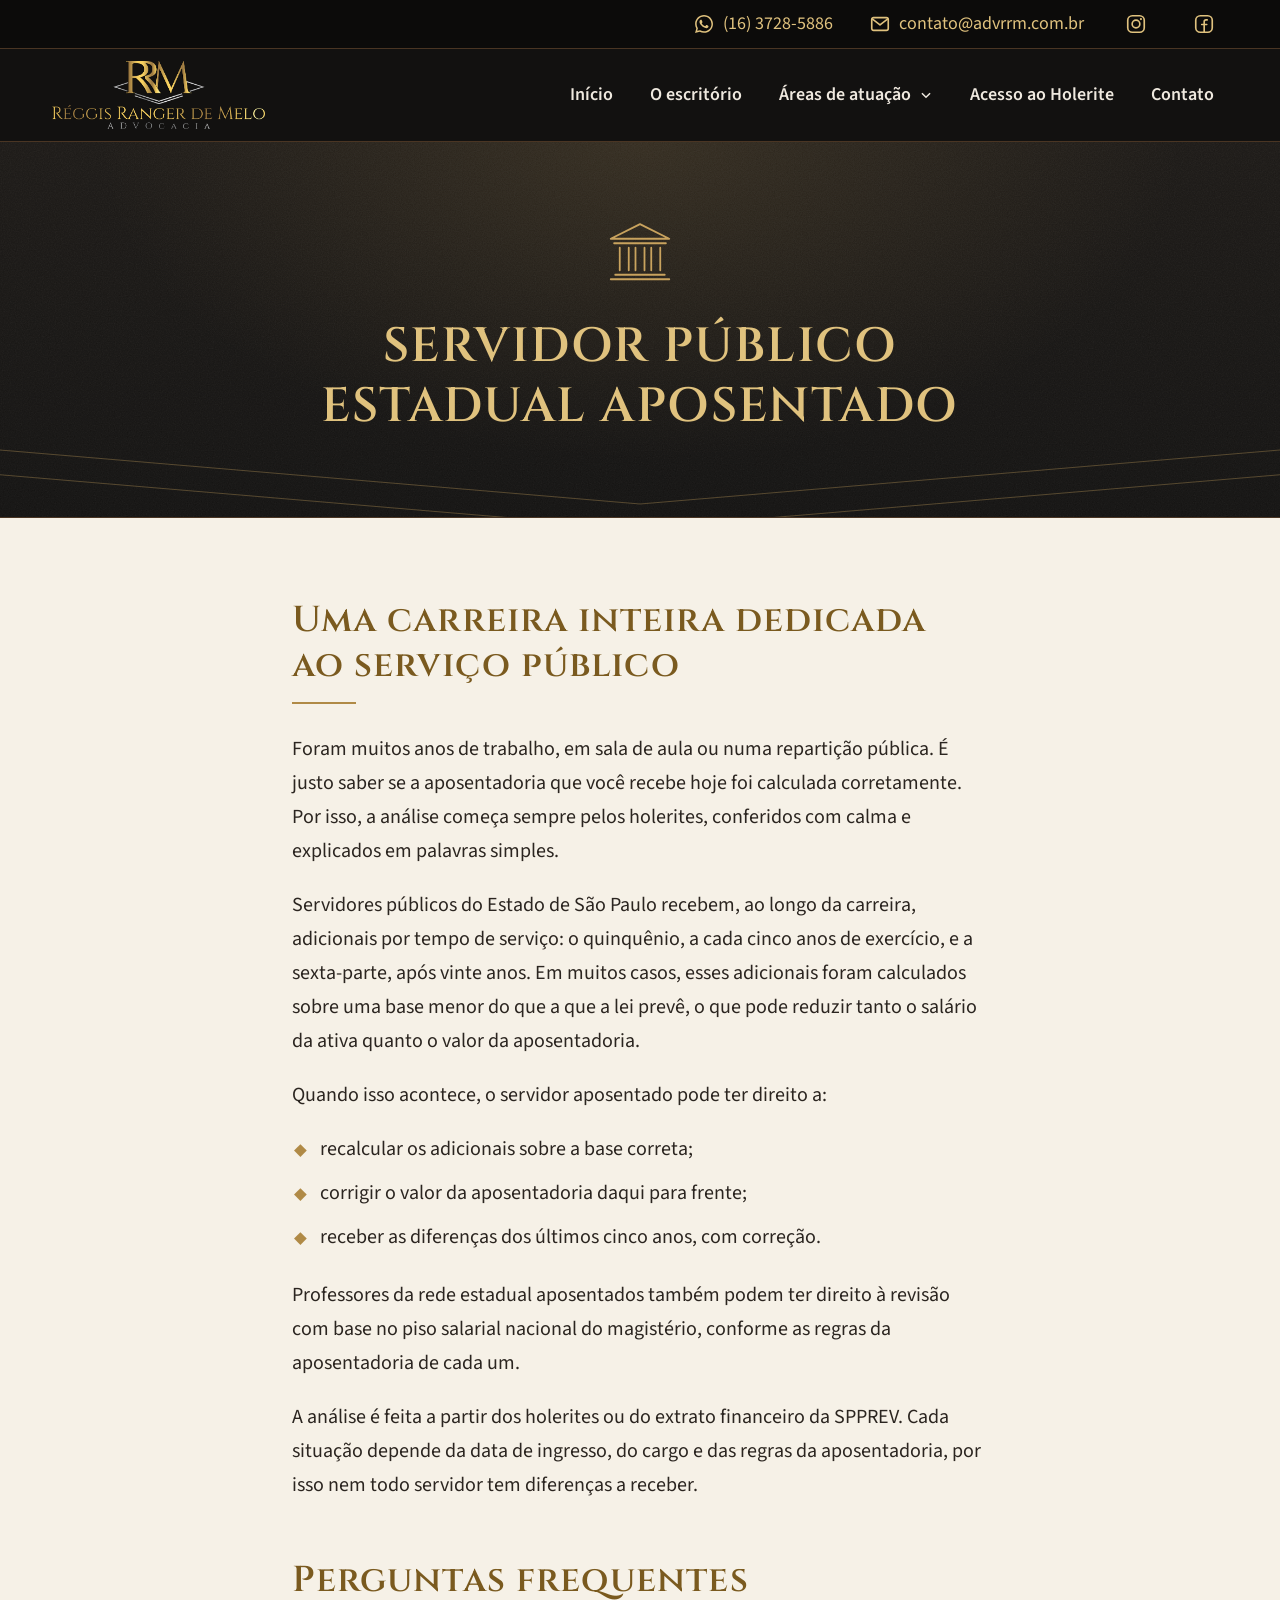
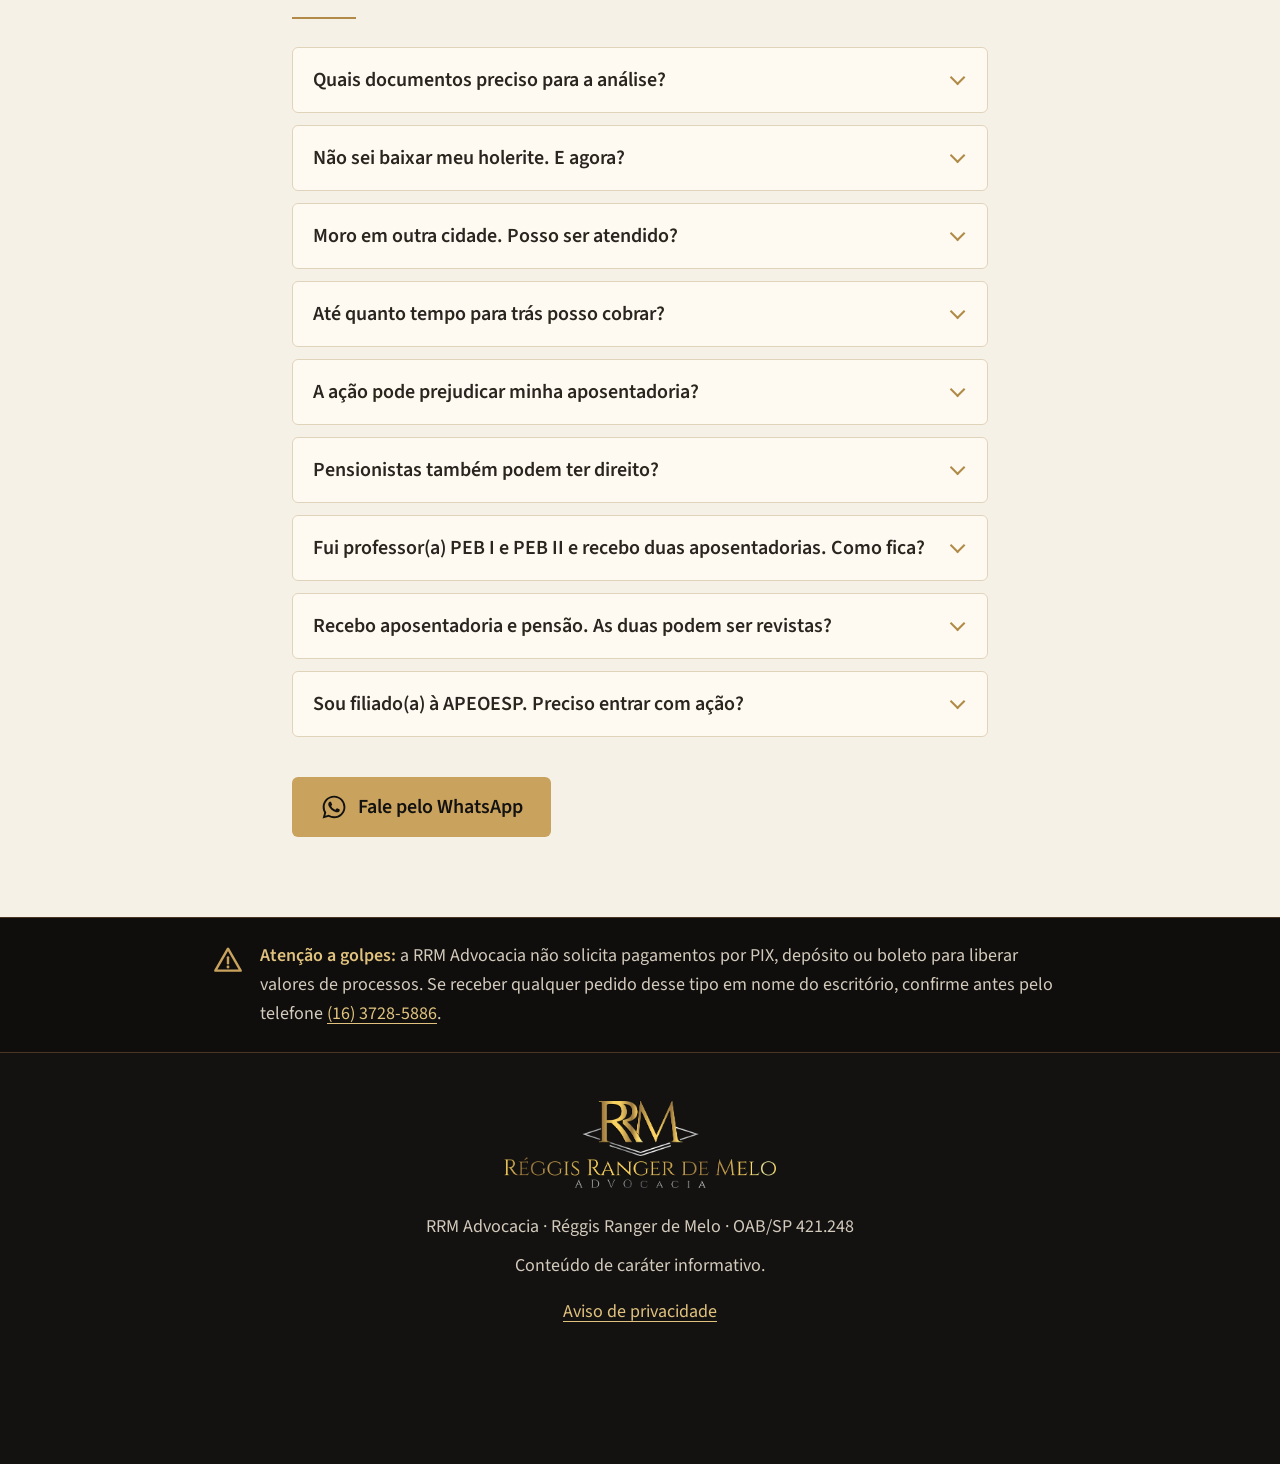
<file: servidor-publico.html>
<!DOCTYPE html>
<html lang="pt-BR">
<head>
  <meta charset="utf-8">
  <meta name="viewport" content="width=device-width, initial-scale=1">
  <title>Servidor público estadual aposentado | RRM Advocacia</title>
  <meta name="description" content="Direito do servidor público aposentado. São Joaquim da Barra/SP, com atendimento presencial e à distância.">
  <meta name="theme-color" content="#131211">
  <meta name="color-scheme" content="dark">
  <link rel="canonical" href="https://advrrm.com.br/servidor-publico.html">

  <!-- Open Graph (prévia ao compartilhar o link no WhatsApp e em redes sociais) -->
  <meta property="og:type" content="website">
  <meta property="og:locale" content="pt_BR">
  <meta property="og:site_name" content="RRM Advocacia">
  <meta property="og:title" content="Servidor público estadual aposentado | RRM Advocacia">
  <meta property="og:description" content="Direito do servidor público aposentado. São Joaquim da Barra/SP, com atendimento presencial e à distância.">
  <meta property="og:url" content="https://advrrm.com.br/servidor-publico.html">
  <meta property="og:image" content="https://advrrm.com.br/logo-rrm.png">
  <meta property="og:image:type" content="image/png">
  <meta property="og:image:width" content="1502">
  <meta property="og:image:height" content="480">
  <meta property="og:image:alt" content="Logotipo da RRM Advocacia">

  <!-- Ícones -->
  <link rel="icon" href="favicon.ico" sizes="any">
  <link rel="icon" href="favicon-32.png" type="image/png" sizes="32x32">
  <link rel="apple-touch-icon" href="apple-touch-icon.png">
  <link rel="manifest" href="site.webmanifest">

  <link rel="preload" href="fontes/cinzel-latin.woff2" as="font" type="font/woff2" crossorigin>
  <link rel="preload" href="fontes/source-sans-3-latin.woff2" as="font" type="font/woff2" crossorigin>
  <link rel="stylesheet" href="style.css">

  <!-- Dados estruturados: perguntas frequentes -->
  <script type="application/ld+json">
  {
    "@context": "https://schema.org",
    "@type": "FAQPage",
    "mainEntity": [
      {
        "@type": "Question",
        "name": "Quais documentos preciso para a análise?",
        "acceptedAnswer": {
          "@type": "Answer",
          "text": "Para começar, holerites recentes ou o extrato financeiro da SPPREV e um documento pessoal com foto. Depois da primeira análise, o advogado indica se outros documentos serão necessários."
        }
      },
      {
        "@type": "Question",
        "name": "Não sei baixar meu holerite. E agora?",
        "acceptedAnswer": {
          "@type": "Answer",
          "text": "Sem problema. Há um passo a passo com imagens para baixar o holerite no site da SPPREV em https://advrrm.com.br/como-baixar-holerite.html. Se mesmo assim não conseguir, chame no WhatsApp ou venha ao escritório."
        }
      },
      {
        "@type": "Question",
        "name": "Moro em outra cidade. Posso ser atendido?",
        "acceptedAnswer": {
          "@type": "Answer",
          "text": "Sim. Esses processos tramitam de forma eletrônica, e o atendimento pode ser feito à distância, com contrato e procuração assinados pelo celular."
        }
      },
      {
        "@type": "Question",
        "name": "Até quanto tempo para trás posso cobrar?",
        "acceptedAnswer": {
          "@type": "Answer",
          "text": "Em regra, podem ser cobradas as diferenças dos cinco anos anteriores à data em que a ação é proposta. Valores mais antigos que isso, em regra, não podem mais ser cobrados."
        }
      },
      {
        "@type": "Question",
        "name": "A ação pode prejudicar minha aposentadoria?",
        "acceptedAnswer": {
          "@type": "Answer",
          "text": "A ação discute apenas o cálculo dos adicionais. Ela não suspende nem cancela a aposentadoria, que continua sendo paga normalmente durante o processo."
        }
      },
      {
        "@type": "Question",
        "name": "Pensionistas também podem ter direito?",
        "acceptedAnswer": {
          "@type": "Answer",
          "text": "Em algumas situações, sim, conforme as regras da pensão e da aposentadoria do servidor que a originou. Cada caso depende de análise dos documentos."
        }
      },
      {
        "@type": "Question",
        "name": "Fui professor(a) PEB I e PEB II e recebo duas aposentadorias. Como fica?",
        "acceptedAnswer": {
          "@type": "Answer",
          "text": "Cada aposentadoria tem os seus próprios adicionais e é analisada separadamente. Pode haver diferença em uma, nas duas ou em nenhuma."
        }
      },
      {
        "@type": "Question",
        "name": "Recebo aposentadoria e pensão. As duas podem ser revistas?",
        "acceptedAnswer": {
          "@type": "Answer",
          "text": "Cada benefício é analisado separadamente. No caso da pensão, a análise depende das regras da aposentadoria do servidor que a originou."
        }
      },
      {
        "@type": "Question",
        "name": "Sou filiado(a) à APEOESP. Preciso entrar com ação?",
        "acceptedAnswer": {
          "@type": "Answer",
          "text": "O sindicato obteve na Justiça o recálculo da sexta-parte para parte dos seus filiados. Quem já está incluído numa ação coletiva, em regra, não pode entrar com uma ação individual sobre o mesmo ponto. Por isso, antes de qualquer ação, verificamos se você já está coberto por alguma ação coletiva."
        }
      }
    ]
  }
  </script>
</head>
<body class="leitura" data-whatsapp-anuncio="Olá, vim pelo anúncio e gostaria de atendimento sobre professores aposentados da rede estadual.">
  <div class="faixa">
    <div class="faixa-conteudo">
      <a href="https://wa.me/551637285886?text=Ol%C3%A1%2C%20vim%20pelo%20site%20e%20gostaria%20de%20atendimento." rel="noopener" aria-label="WhatsApp (16) 3728-5886">
        <svg width="22" height="22" aria-hidden="true" focusable="false"><use href="#icone-whatsapp"/></svg>
        <span class="faixa-texto">(16) 3728-5886</span>
      </a>
      <a href="mailto:contato@advrrm.com.br" aria-label="E-mail contato@advrrm.com.br">
        <svg width="22" height="22" aria-hidden="true" focusable="false"><use href="#icone-email"/></svg>
        <span class="faixa-texto">contato@advrrm.com.br</span>
      </a>
      <a href="https://instagram.com/rrm.advocacia" target="_blank" rel="noopener noreferrer" aria-label="Instagram @rrm.advocacia">
        <svg width="22" height="22" aria-hidden="true" focusable="false"><use href="#icone-instagram"/></svg>
      </a>
      <a href="https://www.facebook.com/reggisadvocacia" target="_blank" rel="noopener noreferrer" aria-label="Facebook Réggis Ranger de Melo - Advocacia">
        <svg width="22" height="22" aria-hidden="true" focusable="false"><use href="#icone-facebook"/></svg>
      </a>
    </div>
  </div>

  <header class="cabecalho">
    <div class="cabecalho-conteudo">
      <a class="marca" href="index.html"><img src="logo-rrm.png" width="1502" height="480" alt="RRM Advocacia"></a>
      <button class="menu-botao" type="button" aria-expanded="false" aria-controls="menu" aria-label="Menu" hidden>
        <svg width="30" height="30" viewBox="0 0 24 24" aria-hidden="true" focusable="false"><path d="M3 6h18M3 12h18M3 18h18" fill="none" stroke="currentColor" stroke-width="2" stroke-linecap="round"/></svg>
      </button>
      <nav class="menu" id="menu" aria-label="Menu principal">
        <ul>
          <li><a href="index.html">Início</a></li>
          <li><a href="index.html#escritorio">O escritório</a></li>
          <li class="menu-areas">
            <a href="index.html#areas">Áreas de atuação<svg class="menu-seta" width="14" height="14" viewBox="0 0 24 24" aria-hidden="true" focusable="false"><path d="M5 9l7 7 7-7" fill="none" stroke="currentColor" stroke-width="2.5"/></svg></a>
            <ul class="submenu">
              <li><a href="servidor-publico.html">Direito do servidor público aposentado</a></li>
              <li><a href="consumidor-bancario.html">Direito do Consumidor e Bancário</a></li>
            </ul>
          </li>
          <li><a href="como-baixar-holerite.html">Acesso ao Holerite</a></li>
          <li><a href="index.html#contato">Contato</a></li>
        </ul>
      </nav>
    </div>
  </header>

  <main>
    <section class="abertura pagina-topo painel-servidor">
      <svg class="painel-linhas" viewBox="0 0 100 100" preserveAspectRatio="none" aria-hidden="true" focusable="false"><path d="M0 40 50 88 100 40M0 62 50 110 100 62" fill="none" stroke="currentColor" stroke-width="1" vector-effect="non-scaling-stroke"/></svg>
      <div class="container">
        <svg class="painel-icone" width="72" height="72" aria-hidden="true" focusable="false"><use href="#icone-coluna"/></svg>
        <h1>Servidor público estadual aposentado</h1>
      </div>
    </section>

    <section class="secao">
      <div class="container">
        <h2>Uma carreira inteira dedicada ao serviço público</h2>
        <p>Foram muitos anos de trabalho, em sala de aula ou numa repartição pública. É justo saber se a aposentadoria que você recebe hoje foi calculada corretamente. Por isso, a análise começa sempre pelos holerites, conferidos com calma e explicados em palavras simples.</p>
        <p>Servidores públicos do Estado de São Paulo recebem, ao longo da carreira, adicionais por tempo de serviço: o quinquênio, a cada cinco anos de exercício, e a sexta-parte, após vinte anos. Em muitos casos, esses adicionais foram calculados sobre uma base menor do que a que a lei prevê, o que pode reduzir tanto o salário da ativa quanto o valor da aposentadoria.</p>
        <p>Quando isso acontece, o servidor aposentado pode ter direito a:</p>
        <ul class="lista">
          <li>recalcular os adicionais sobre a base correta;</li>
          <li>corrigir o valor da aposentadoria daqui para frente;</li>
          <li>receber as diferenças dos últimos cinco anos, com correção.</li>
        </ul>
        <p>Professores da rede estadual aposentados também podem ter direito à revisão com base no piso salarial nacional do magistério, conforme as regras da aposentadoria de cada um.</p>
        <p>A análise é feita a partir dos holerites ou do extrato financeiro da SPPREV. Cada situação depende da data de ingresso, do cargo e das regras da aposentadoria, por isso nem todo servidor tem diferenças a receber.</p>
        <div class="faq">
          <h2 id="faq-titulo">Perguntas frequentes</h2>
          <details class="pergunta">
            <summary>Quais documentos preciso para a análise?</summary>
            <p>Para começar, holerites recentes ou o extrato financeiro da SPPREV e um documento pessoal com foto. Depois da primeira análise, o advogado indica se outros documentos serão necessários.</p>
          </details>
          <details class="pergunta">
            <summary>Não sei baixar meu holerite. E agora?</summary>
            <p>Sem problema. Preparamos um <a href="como-baixar-holerite.html">passo a passo com imagens</a> para baixar o holerite no site da SPPREV. Se mesmo assim não conseguir, chame no WhatsApp ou venha ao escritório, que a gente ajuda.</p>
          </details>
          <details class="pergunta">
            <summary>Moro em outra cidade. Posso ser atendido?</summary>
            <p>Sim. Esses processos tramitam de forma eletrônica, e o atendimento pode ser feito à distância, com contrato e procuração assinados pelo celular.</p>
          </details>
          <details class="pergunta">
            <summary>Até quanto tempo para trás posso cobrar?</summary>
            <p>Em regra, podem ser cobradas as diferenças dos cinco anos anteriores à data em que a ação é proposta. Valores mais antigos que isso, em regra, não podem mais ser cobrados.</p>
          </details>
          <details class="pergunta">
            <summary>A ação pode prejudicar minha aposentadoria?</summary>
            <p>A ação discute apenas o cálculo dos adicionais. Ela não suspende nem cancela a aposentadoria, que continua sendo paga normalmente durante o processo.</p>
          </details>
          <details class="pergunta">
            <summary>Pensionistas também podem ter direito?</summary>
            <p>Em algumas situações, sim, conforme as regras da pensão e da aposentadoria do servidor que a originou. Cada caso depende de análise dos documentos.</p>
          </details>
          <details class="pergunta">
            <summary>Fui professor(a) PEB I e PEB II e recebo duas aposentadorias. Como fica?</summary>
            <p>Cada aposentadoria tem os seus próprios adicionais e é analisada separadamente. Pode haver diferença em uma, nas duas ou em nenhuma.</p>
          </details>
          <details class="pergunta">
            <summary>Recebo aposentadoria e pensão. As duas podem ser revistas?</summary>
            <p>Cada benefício é analisado separadamente. No caso da pensão, a análise depende das regras da aposentadoria do servidor que a originou.</p>
          </details>
          <details class="pergunta">
            <summary>Sou filiado(a) à APEOESP. Preciso entrar com ação?</summary>
            <p>O sindicato obteve na Justiça o recálculo da sexta-parte para parte dos seus filiados. Quem já está incluído numa ação coletiva, em regra, não pode entrar com uma ação individual sobre o mesmo ponto. Por isso, antes de qualquer ação, verificamos se você já está coberto por alguma ação coletiva.</p>
          </details>
        </div>
        <p class="area-acao">
          <a class="botao" href="https://wa.me/551637285886?text=Ol%C3%A1%2C%20vim%20pelo%20site%20e%20gostaria%20de%20atendimento%20sobre%20servidor%20p%C3%BAblico%20aposentado." rel="noopener">
            <svg width="28" height="28" aria-hidden="true" focusable="false"><use href="#icone-whatsapp"/></svg>
            Fale pelo WhatsApp
          </a>
        </p>
      </div>
    </section>
  </main>

  <div class="aviso-golpe" role="note">
    <div class="container">
      <svg width="32" height="32" aria-hidden="true" focusable="false"><use href="#icone-alerta"/></svg>
      <p><strong>Atenção a golpes:</strong> a RRM Advocacia não solicita pagamentos por PIX, depósito ou boleto para liberar valores de processos. Se receber qualquer pedido desse tipo em nome do escritório, confirme antes pelo telefone <a href="tel:+551637285886">(16) 3728-5886</a>.</p>
    </div>
  </div>

  <footer class="rodape">
    <div class="container">
      <img class="rodape-logo" src="logo-rrm.png" width="1502" height="480" alt="" loading="lazy" decoding="async">
      <p>RRM Advocacia · Réggis Ranger de Melo · OAB/SP 421.248</p>
      <p>Conteúdo de caráter informativo.</p>
      <p><a class="rodape-link" href="privacidade.html">Aviso de privacidade</a></p>
    </div>
  </footer>

  <a class="whatsapp-fixo" href="https://wa.me/551637285886?text=Ol%C3%A1%2C%20vim%20pelo%20site%20e%20gostaria%20de%20atendimento%20sobre%20servidor%20p%C3%BAblico%20aposentado." rel="noopener" aria-label="Fale pelo WhatsApp">
    <svg width="34" height="34" aria-hidden="true" focusable="false"><use href="#icone-whatsapp"/></svg>
    <span class="whatsapp-fixo-texto" aria-hidden="true">Fale pelo WhatsApp</span>
  </a>

  <svg width="0" height="0" style="position:absolute" aria-hidden="true" focusable="false">
    <symbol id="icone-whatsapp" viewBox="0 0 32 32"><path fill="currentColor" d="M16.04 3C8.86 3 3.04 8.8 3.04 15.96c0 2.3.6 4.53 1.75 6.5L3 29l6.72-1.76a13 13 0 0 0 6.32 1.61h.01c7.17 0 13-5.8 13-12.96C29.05 8.8 23.21 3 16.04 3Zm0 23.66h-.01c-1.94 0-3.85-.52-5.51-1.51l-.4-.23-3.99 1.04 1.07-3.88-.26-.4a10.7 10.7 0 0 1-1.65-5.72c0-5.95 4.85-10.79 10.8-10.79 2.88 0 5.59 1.12 7.63 3.16a10.7 10.7 0 0 1 3.16 7.63c0 5.95-4.85 10.7-10.84 10.7Zm5.92-8.07c-.32-.16-1.92-.95-2.22-1.05-.3-.11-.51-.16-.73.16-.22.32-.84 1.05-1.03 1.27-.19.21-.38.24-.7.08-.33-.16-1.38-.51-2.62-1.62-.97-.86-1.62-1.93-1.81-2.25-.19-.32-.02-.5.14-.66.15-.14.33-.38.49-.57.16-.19.21-.32.32-.54.11-.21.05-.4-.03-.56-.08-.16-.73-1.75-1-2.4-.26-.63-.53-.54-.73-.55h-.62c-.21 0-.56.08-.86.4-.3.32-1.13 1.1-1.13 2.69s1.16 3.12 1.32 3.34c.16.21 2.28 3.47 5.52 4.87.77.33 1.37.53 1.84.68.77.24 1.48.21 2.03.13.62-.09 1.92-.78 2.19-1.54.27-.76.27-1.4.19-1.54-.08-.13-.29-.21-.62-.37Z"/></symbol>
    <symbol id="icone-email" viewBox="0 0 24 24"><g fill="none" stroke="currentColor" stroke-width="1.8" stroke-linejoin="round"><rect x="3" y="5" width="18" height="14" rx="2"/><path d="M3.5 6.5 12 13l8.5-6.5"/></g></symbol>
    <symbol id="icone-instagram" viewBox="0 0 24 24"><g fill="none" stroke="currentColor" stroke-width="1.8"><rect x="3" y="3" width="18" height="18" rx="5"/><circle cx="12" cy="12" r="4.2"/></g><circle cx="17.4" cy="6.6" r="1.2" fill="currentColor"/></symbol>
    <symbol id="icone-facebook" viewBox="0 0 24 24"><g fill="none" stroke="currentColor" stroke-width="1.8" stroke-linecap="round"><rect x="3" y="3" width="18" height="18" rx="5"/><path d="M15.5 7.5h-1.3c-1.3 0-2 .8-2 2.1V21M9.5 12.5h5.5"/></g></symbol>
    <symbol id="icone-coluna" viewBox="0 0 64 64"><g fill="none" stroke="currentColor" stroke-width="1.6" stroke-linejoin="round" stroke-linecap="round"><path d="M6 22 32 9l26 13Z"/><path d="M9 26h46M14 30v20M22 30v20M42 30v20M50 30v20M28 30v20M36 30v20M10 54h44M6 58h52"/></g></symbol>
    <symbol id="icone-cartao" viewBox="0 0 64 64"><g fill="none" stroke="currentColor" stroke-width="1.6" stroke-linejoin="round" stroke-linecap="round"><rect x="6" y="15" width="52" height="34" rx="4"/><path d="M6 25h52"/><rect x="12" y="32" width="10" height="8" rx="1.5"/><path d="M30 35h20M30 41h12"/></g></symbol>
    <symbol id="icone-alerta" viewBox="0 0 24 24"><g fill="none" stroke="currentColor" stroke-width="1.8" stroke-linecap="round" stroke-linejoin="round"><path d="M12 3.5 2.5 20h19Z"/><path d="M12 10v4.5"/></g><circle cx="12" cy="17.2" r="1.1" fill="currentColor"/></symbol>
    <symbol id="icone-seta" viewBox="0 0 24 24"><path d="M5 12h14M13 6l6 6-6 6" fill="none" stroke="currentColor" stroke-width="1.8" stroke-linecap="round" stroke-linejoin="round"/></symbol>
  </svg>

  <script src="script.js" defer></script>
  <!-- Cloudflare Web Analytics --><script type='module' src='https://static.cloudflareinsights.com/beacon.min.js' data-cf-beacon='{"token": "990695eda1e849b4b860014d4d58124f"}'></script><!-- End Cloudflare Web Analytics -->
</body>
</html>
</file>
<file: style.css>
/* RRM Advocacia — estilos (pensado primeiro para celular) */

@font-face {
  font-family: "Cinzel";
  font-style: normal;
  font-weight: 600;
  font-display: swap;
  src: url("fontes/cinzel-latin.woff2") format("woff2");
}
@font-face {
  font-family: "Source Sans 3";
  font-style: normal;
  font-weight: 400 600;
  font-display: swap;
  src: url("fontes/source-sans-3-latin.woff2") format("woff2");
}

:root {
  /* Paleta tirada da imagem do escritório e do logotipo */
  --preto: #131211;          /* preto fosco */
  --preto-madeira: #1c1611;  /* preto puxado para a madeira */
  --madeira: #3b2817;        /* madeira escura */
  --linha: #4a3523;
  --ouro: #c9a35e;
  --ouro-claro: #e0c27e;
  --texto: #efe9df;
  --texto-suave: #d3cabc;
  --verde-whatsapp: #1d7a46;
  --fonte-titulo: "Cinzel", "Times New Roman", serif;
  --fonte-texto: "Source Sans 3", system-ui, -apple-system, "Segoe UI", Roboto, Arial, sans-serif;
}

*, *::before, *::after { box-sizing: border-box; }

html { -webkit-text-size-adjust: 100%; }

/* Ao ir para uma seção pelo menu, o título não fica escondido sob o
   cabeçalho fixo. O script.js atualiza --altura-cabecalho com a altura real. */
:root { --altura-cabecalho: 6.5rem; }
[id] { scroll-margin-top: var(--altura-cabecalho); }

body {
  margin: 0;
  background: var(--preto);
  color: var(--texto);
  font-family: var(--fonte-texto);
  font-size: 1.1875rem; /* 19px */
  line-height: 1.7;
}

[hidden] { display: none !important; }

img { max-width: 100%; height: auto; display: block; }

a {
  color: var(--ouro-claro);
  text-decoration-thickness: 1px;
  text-underline-offset: 4px;
}
a:hover { color: #fff; }
a[href^="tel:"] { white-space: nowrap; } /* o número de telefone não se divide em duas linhas */
a:focus-visible, button:focus-visible {
  outline: 3px solid var(--ouro-claro);
  outline-offset: 3px;
}

h1, h2 {
  font-family: var(--fonte-titulo);
  font-weight: 600;
  line-height: 1.25;
  letter-spacing: .03em;
  color: var(--ouro-claro);
}

h2 {
  font-size: clamp(1.6rem, 6.5vw, 2.25rem);
  margin: 0 0 1.75rem;
}
h2::after {
  content: "";
  display: block;
  width: 4rem;
  height: 2px;
  margin-top: .9rem;
  background: var(--ouro);
}

.container {
  width: 100%;
  max-width: 46rem;
  margin: 0 auto;
  padding: 0 1.25rem;
}

/* ---------- Botões ---------- */

.botao {
  display: inline-flex;
  align-items: center;
  justify-content: center;
  gap: .65rem;
  min-height: 3.75rem;
  padding: .75rem 1.75rem;
  border: 0;
  border-radius: 6px;
  background: var(--ouro);
  color: var(--preto);
  font: inherit;
  font-size: 1.25rem;
  font-weight: 600;
  line-height: 1.2;
  text-decoration: none;
  cursor: pointer;
}
.botao:hover { background: var(--ouro-claro); color: var(--preto); }

/* ---------- Faixa de contato no alto ---------- */

.faixa {
  background: #0c0b0a;
  border-bottom: 1px solid var(--linha);
  font-size: 1.125rem;
}
.faixa-conteudo {
  max-width: 76rem;
  margin: 0 auto;
  padding: 0 .75rem;
  display: flex;
  justify-content: center;
  gap: .5rem;
}
.faixa a {
  display: inline-flex;
  align-items: center;
  justify-content: center;
  gap: .5rem;
  min-width: 3rem;
  min-height: 3rem;
  padding: 0 .5rem;
  color: var(--ouro-claro);
  text-decoration: none;
}
.faixa a:hover { color: #fff; }
.faixa svg { flex: none; }
.faixa-texto { display: none; }

@media (min-width: 48rem) {
  .faixa-conteudo { justify-content: flex-end; gap: 1.25rem; padding: 0 1.25rem; }
  .faixa-texto { display: inline; }
}

/* ---------- Cabeçalho e menu ---------- */

.cabecalho {
  position: sticky;
  top: 0;
  z-index: 40;
  background: rgba(19, 18, 17, .97);
  border-bottom: 1px solid var(--linha);
}
.cabecalho-conteudo {
  max-width: 76rem;
  margin: 0 auto;
  padding: .6rem 1.25rem;
  display: flex;
  align-items: center;
  justify-content: space-between;
  flex-wrap: wrap;
}
.marca { margin: 0; font-size: 1rem; line-height: 1; }
.marca a, a.marca { display: block; }
.marca img { width: auto; height: 3.5rem; }

.menu-botao {
  display: grid;
  place-items: center;
  width: 3.5rem;
  height: 3.5rem;
  padding: 0;
  border: 1px solid var(--linha);
  border-radius: 6px;
  background: transparent;
  color: var(--ouro-claro);
  cursor: pointer;
}
.menu-botao[aria-expanded="true"] { background: var(--preto-madeira); border-color: var(--ouro); }

.menu { width: 100%; }
.menu ul { list-style: none; margin: 0; padding: 0; }
.menu a {
  display: flex;
  align-items: center;
  gap: .5rem;
  min-height: 3.5rem;
  padding: .5rem .25rem;
  color: var(--texto);
  font-size: 1.25rem;
  font-weight: 600;
  text-decoration: none;
  border-bottom: 1px solid var(--linha);
}
.menu a:hover { color: var(--ouro-claro); }
.menu-seta { display: none; }
.submenu a {
  padding-left: 1.5rem;
  font-weight: 400;
  color: var(--texto-suave);
}

/* No celular o menu fica fechado até tocar no botão de três linhas.
   Sem JavaScript, o botão continua escondido e o menu fica sempre aberto. */
.menu-botao:not([hidden]) + .menu { display: none; }
.menu-botao[aria-expanded="true"] + .menu { display: block; padding: .5rem 0 .75rem; }

@media (min-width: 64rem) {
  .cabecalho-conteudo { flex-wrap: nowrap; padding: .75rem 1.25rem; }
  .marca img { height: 4.25rem; }
  .menu-botao, .menu-botao:not([hidden]) { display: none; }
  .menu, .menu-botao:not([hidden]) + .menu, .menu-botao[aria-expanded="true"] + .menu {
    display: block;
    width: auto;
    padding: 0;
  }
  .menu > ul { display: flex; gap: .5rem; }
  .menu a {
    min-height: 3rem;
    padding: .5rem .9rem;
    border: 0;
    font-size: 1.125rem;
  }
  .menu-seta { display: block; }
  .menu-areas { position: relative; }
  .submenu {
    display: none;
    position: absolute;
    top: 100%;
    right: 0;
    min-width: 25rem;
    padding: .5rem 0;
    background: var(--preto-madeira);
    border: 1px solid var(--linha);
    border-top: 2px solid var(--ouro);
    border-radius: 0 0 6px 6px;
    box-shadow: 0 10px 24px rgba(0, 0, 0, .5);
  }
  .menu-areas:hover .submenu,
  .menu-areas:focus-within .submenu { display: block; }
  .submenu a {
    padding: .75rem 1.25rem;
    color: var(--texto);
    font-weight: 600;
  }
}

/* ---------- Abertura: dois painéis ---------- */

/* Textura escura com granulado fino (desenhada em SVG, sem fotos) */
.painel, .pagina-topo {
  position: relative;
  overflow: hidden;
  background-color: #171513;
  background-image:
    url("data:image/svg+xml,%3Csvg xmlns='http://www.w3.org/2000/svg' width='220' height='220'%3E%3Cfilter id='g'%3E%3CfeTurbulence type='fractalNoise' baseFrequency='.85' numOctaves='2' stitchTiles='stitch'/%3E%3CfeColorMatrix values='0 0 0 0 1 0 0 0 0 1 0 0 0 0 1 0 0 0 .06 0'/%3E%3C/filter%3E%3Crect width='100%25' height='100%25' filter='url(%23g)'/%3E%3C/svg%3E"),
    radial-gradient(ellipse at 50% 0%, rgba(201, 163, 94, .14), transparent 60%),
    linear-gradient(180deg, #1b1815 0%, #121110 100%);
}
/* Para usar fotos próprias no fundo dos painéis, coloque servidor.jpg e
   consumidor.jpg na raiz do site e tire os comentários das regras abaixo. */
/*
.painel-servidor, .pagina-topo.painel-servidor {
  background-image: linear-gradient(rgba(14, 12, 10, .78), rgba(14, 12, 10, .86)), url("servidor.jpg");
  background-size: cover; background-position: center;
}
.painel-consumidor, .pagina-topo.painel-consumidor {
  background-image: linear-gradient(rgba(14, 12, 10, .78), rgba(14, 12, 10, .86)), url("consumidor.jpg");
  background-size: cover; background-position: center;
}
*/

.painel-linhas {
  position: absolute;
  left: 0;
  right: 0;
  bottom: 0;
  width: 100%;
  height: 55%;
  color: var(--ouro);
  opacity: .35;
  pointer-events: none;
}

.abertura { padding: 1.25rem 1.25rem 2.5rem; }

.paineis {
  max-width: 76rem;
  margin: 0 auto;
  display: grid;
  gap: 1.25rem;
}

.painel {
  display: flex;
  flex-direction: column;
  align-items: center;
  justify-content: center;
  gap: 1rem;
  min-height: 19rem;
  padding: 2.5rem 1.5rem;
  border: 1px solid rgba(201, 163, 94, .45);
  border-radius: 6px;
  text-align: center;
  text-decoration: none;
  color: var(--texto);
}
/* Moldura dourada fina por dentro do painel */
.painel::before {
  content: "";
  position: absolute;
  inset: .6rem;
  border: 1px solid rgba(201, 163, 94, .2);
  border-radius: 3px;
  pointer-events: none;
}
.painel:hover { border-color: var(--ouro); color: var(--texto); }
.painel:hover .painel-seta { background: var(--ouro); color: var(--preto); }
.painel:focus-visible { outline-offset: 4px; }

.painel-icone { position: relative; color: var(--ouro); flex: none; }

.painel h2 { margin: 0; position: relative; }
.painel h2::after { display: none; }
.painel-rotulo {
  display: block;
  margin-bottom: .35rem;
  font-family: var(--fonte-texto);
  font-size: 1.125rem;
  font-weight: 600;
  letter-spacing: .22em;
  text-transform: uppercase;
  color: var(--texto-suave);
}
.painel-titulo {
  display: block;
  font-size: clamp(1.6rem, 7vw, 2.5rem);
  line-height: 1.2;
  text-transform: uppercase;
  color: var(--ouro-claro);
}

.painel-seta {
  position: relative;
  display: grid;
  place-items: center;
  width: 3.25rem;
  height: 3.25rem;
  margin-top: .5rem;
  border: 1px solid var(--ouro);
  border-radius: 50%;
  background: #161412;
  color: var(--ouro-claro);
}

.abertura-linha {
  max-width: 50rem;
  margin: 2rem auto 0;
  text-align: center;
  font-size: 1.25rem;
  line-height: 1.6;
}

@media (min-width: 48rem) {
  .abertura { padding: 2rem 1.25rem 3rem; }
  .paineis { grid-template-columns: 1fr 1fr; gap: 1.5rem; }
  .painel { min-height: 26rem; }
  .painel-titulo { font-size: clamp(1.75rem, 3.2vw, 2.6rem); }
  .abertura-linha { font-size: 1.375rem; }
}

/* ---------- Sobre o escritório ---------- */

.container-largo { max-width: 76rem; }

/* Imagem própria da seção (sobre-rm.webp / sobre-rm.png): recorte fiel de
   fundo-escritorio.png, sem retoque, com a placa inteira (monograma, nome,
   ADVOCACIA e ornamento) centralizada. É exibida inteira, na proporção fixa
   de 4:3, sem recorte. */
.sobre-imagem {
  display: block;
  margin-bottom: 2rem;
}
.sobre-imagem img {
  width: 100%;
  height: auto;
  aspect-ratio: 4 / 3;
  border: 1px solid rgba(201, 163, 94, .45);
  border-radius: 6px;
  background-color: var(--preto);
}

@media (min-width: 64rem) {
  .sobre {
    display: grid;
    grid-template-columns: 1fr 1fr;
    gap: 3.5rem;
    align-items: center;
  }
  .sobre-imagem { order: 2; margin-bottom: 0; }
}

/* ---------- Páginas das áreas ---------- */

.pagina-topo {
  padding: 3rem 0 3.5rem;
  text-align: center;
  border-bottom: 1px solid var(--linha);
}
.pagina-topo .container { position: relative; }
.pagina-topo .painel-linhas { height: 30%; }
.pagina-topo .painel-icone { margin: 0 auto 1.25rem; }
.pagina-topo h1 {
  margin: 0;
  font-size: clamp(1.9rem, 7.5vw, 3rem);
  text-transform: uppercase;
}

.area-acao { margin-top: 2.5rem !important; }

/* Página não encontrada (404.html) */
.pagina-404 { text-align: center; }
.pagina-404 .botao { margin-top: 1rem; }

/* Perguntas frequentes (sanfona) */
.faq { margin-top: 3.5rem; }
.pergunta {
  margin-bottom: .75rem;
  border: 1px solid var(--linha);
  border-radius: 6px;
  background: var(--preto-madeira);
}
.pergunta summary {
  display: flex;
  align-items: center;
  justify-content: space-between;
  gap: 1rem;
  min-height: 4rem;
  padding: .9rem 1.25rem;
  list-style: none;
  cursor: pointer;
  font-size: 1.25rem;
  font-weight: 600;
  line-height: 1.4;
  color: var(--texto);
}
.pergunta summary::-webkit-details-marker { display: none; }
.pergunta summary::after {
  content: "";
  flex: none;
  width: .7rem;
  height: .7rem;
  margin: -.3rem .25rem 0 0;
  border-right: 2px solid var(--ouro);
  border-bottom: 2px solid var(--ouro);
  transform: rotate(45deg);
}
.pergunta summary:hover { color: var(--ouro-claro); }
.pergunta summary:focus-visible { outline: 3px solid var(--ouro-claro); outline-offset: 2px; border-radius: 6px; }
.pergunta[open] summary { color: var(--ouro-claro); border-bottom: 1px solid var(--linha); }
.pergunta[open] summary::after { transform: rotate(-135deg); margin-top: .35rem; }
.secao .pergunta p { margin: 0; padding: 1rem 1.25rem 1.25rem; }

/* Aviso de privacidade */
.texto-legal h2 {
  font-size: clamp(1.35rem, 5vw, 1.6rem);
  margin: 2.75rem 0 1rem;
}
.texto-legal h2::after { width: 3rem; margin-top: .6rem; }

@media (min-width: 48rem) {
  .pagina-topo { padding: 4.5rem 0 5rem; }
}

/* ---------- Seções ---------- */

.secao { padding: 3.5rem 0; }
.secao-alt {
  background: var(--preto-madeira);
  border-top: 1px solid var(--linha);
  border-bottom: 1px solid var(--linha);
}
.secao p { margin: 0 0 1.25rem; }
.secao p:last-child { margin-bottom: 0; }

@media (min-width: 48rem) {
  body { font-size: 1.25rem; } /* 20px */
  .secao { padding: 5rem 0; }
}

.lista {
  list-style: none;
  margin: 0 0 1.5rem;
  padding: 0;
}
.lista li {
  position: relative;
  padding-left: 1.75rem;
  margin-bottom: .6rem;
}
.lista li::before {
  content: "";
  position: absolute;
  left: .25rem;
  top: .7em;
  width: .55rem;
  height: .55rem;
  background: var(--ouro);
  transform: rotate(45deg);
}

.passos {
  list-style: none;
  counter-reset: passo;
  margin: 0;
  padding: 0;
}
.passos li {
  counter-increment: passo;
  position: relative;
  padding: 0 0 0 4rem;
  margin-bottom: 1.75rem;
  min-height: 2.75rem;
}
.passos li:last-child { margin-bottom: 0; }
.passos li::before {
  content: counter(passo);
  position: absolute;
  left: 0;
  top: -.1rem;
  width: 2.75rem;
  height: 2.75rem;
  display: grid;
  place-items: center;
  border: 2px solid var(--ouro);
  border-radius: 50%;
  font-family: var(--fonte-titulo);
  font-weight: 600;
  font-size: 1.25rem;
  color: var(--ouro-claro);
}
.passos strong { color: var(--ouro-claro); font-weight: 600; }

/* ---------- Contato ---------- */

.contato { font-style: normal; margin-bottom: 2.5rem; }
.contato p { margin: 0 0 1rem; }
.contato a { display: inline-block; padding: .2rem 0; }

.mapa {
  border: 1px solid var(--linha);
  border-radius: 6px;
  background: var(--preto-madeira);
  padding: 1.75rem 1.25rem;
  text-align: center;
}
.mapa p { margin: 0 0 1.25rem; }
.mapa p:last-child { margin: 1.25rem 0 0; }
.mapa-carregado { padding: 0; overflow: hidden; }
.mapa-carregado p,
.mapa-carregado p:last-child { margin: 0; padding: 1rem 1.25rem; }
.mapa iframe {
  display: block;
  width: 100%;
  height: 22rem;
  border: 0;
}

@media (min-width: 48rem) {
  .mapa iframe { height: 26rem; }
}

/* ---------- Aviso contra golpe ---------- */

.aviso-golpe {
  padding: 1.5rem 0;
  background: #0f0e0d;
  border-top: 1px solid var(--linha);
}
.aviso-golpe .container {
  display: flex;
  align-items: flex-start;
  gap: 1rem;
  max-width: 56rem;
}
.aviso-golpe svg { flex: none; margin-top: .15rem; color: var(--ouro); }
.aviso-golpe p {
  margin: 0;
  font-size: 1.125rem;
  line-height: 1.6;
  color: var(--texto-suave);
}
.aviso-golpe strong { color: var(--ouro-claro); font-weight: 600; }

/* ---------- Rodapé ---------- */

.rodape {
  padding: 3rem 0 7.5rem;
  text-align: center;
  color: var(--texto-suave);
  font-size: 1.125rem; /* 18px */
  border-top: 1px solid var(--linha);
}
.rodape p { margin: 0 0 .5rem; }
.rodape-link { display: inline-block; padding: .5rem 0; }
.rodape-logo {
  width: 100%;
  max-width: 17rem;
  margin: 0 auto 1.5rem;
}

/* ---------- Botão fixo do WhatsApp ---------- */

.whatsapp-fixo {
  position: fixed;
  right: 1rem;
  bottom: 1rem;
  z-index: 50;
  display: none;
  align-items: center;
  justify-content: center;
  gap: .6rem;
  min-width: 4.25rem;
  height: 4.25rem;
  padding: 0 1rem;
  border-radius: 999px;
  background: var(--verde-whatsapp);
  color: #fff;
  font-weight: 600;
  font-size: 1.125rem;
  text-decoration: none;
  border: 2px solid rgba(255, 255, 255, .25);
  box-shadow: 0 4px 14px rgba(0, 0, 0, .5);
}
.whatsapp-fixo.visivel { display: flex; }
.whatsapp-fixo:hover { background: #22894f; color: #fff; }
.whatsapp-fixo svg { flex: none; }
.whatsapp-fixo-texto { display: none; }

@media (min-width: 48rem) {
  .whatsapp-fixo { right: 1.5rem; bottom: 1.5rem; padding: 0 1.4rem 0 1.1rem; }
  .whatsapp-fixo-texto { display: inline; }
}

/* Passo a passo com imagens (como-baixar-holerite.html) */
.tutorial {
  list-style: none;
  counter-reset: etapa;
  margin: 2.5rem 0 0;
  padding: 0;
}
.tutorial > li {
  counter-increment: etapa;
  margin: 0 0 3rem;
  padding-top: 2rem;
  border-top: 1px solid var(--linha);
}
.tutorial h3 {
  display: flex;
  align-items: center;
  gap: .9rem;
  margin: 0 0 1rem;
  font-size: 1.35rem;
  line-height: 1.3;
  color: var(--ouro-claro);
}
.tutorial h3::before {
  content: counter(etapa);
  flex: none;
  width: 2.75rem;
  height: 2.75rem;
  display: grid;
  place-items: center;
  border: 2px solid var(--ouro);
  border-radius: 50%;
  font-family: var(--fonte-titulo);
  font-size: 1.25rem;
  color: var(--ouro-claro);
}
.tutorial strong, .tutorial-aviso strong { color: var(--ouro-claro); font-weight: 600; }
.tutorial-imagem { margin: 1.25rem 0 0; }
.tutorial-imagem img {
  width: auto;
  max-height: 34rem;
  margin: 0 auto;
  border: 1px solid var(--linha);
  border-radius: 6px;
  background: #fff;
}
.tutorial-aviso {
  margin: 2.5rem 0;
  padding: 1.5rem 1.25rem;
  border: 1px solid var(--linha);
  border-radius: 6px;
  background: var(--preto-madeira);
}
.tutorial-aviso h2 { font-size: clamp(1.35rem, 5vw, 1.6rem); margin-bottom: 1rem; }
.tutorial-aviso .lista { margin-bottom: 0; }
.tutorial-aviso .tutorial-imagem { margin-bottom: 1.25rem; }
.tutorial-nota { font-size: 1rem; color: var(--texto-suave); }

/* ---------- Páginas de leitura: topo, menu e rodapé escuros; texto em fundo claro ---------- */
body.leitura main .secao {
  --papel: #f6f1e7;
  --papel-cartao: #fffaf1;
  --papel-borda: #e0d3bb;
  --tinta: #2b2520;
  --tinta-suave: #5b4f43;
  --ouro-escuro: #7a5a1f;
  background: var(--papel);
  color: var(--tinta);
}
body.leitura main .secao h2, body.leitura main .secao h3 { color: var(--ouro-escuro); }
body.leitura main .secao h2::after { background: #b08a46; }
body.leitura main .secao a:not(.botao) { color: var(--ouro-escuro); }
body.leitura main .secao a:not(.botao):hover { color: #000; }
body.leitura main .secao strong,
body.leitura main .secao .tutorial strong,
body.leitura main .secao .tutorial-aviso strong { color: var(--tinta); font-weight: 700; }
body.leitura main .secao .lista li::before { background: #b08a46; }
body.leitura main .secao .pergunta,
body.leitura main .secao .tutorial-aviso {
  background: var(--papel-cartao);
  border-color: var(--papel-borda);
}
body.leitura main .secao .pergunta summary { color: var(--tinta); }
body.leitura main .secao .pergunta summary:hover,
body.leitura main .secao .pergunta[open] summary { color: var(--ouro-escuro); }
body.leitura main .secao .pergunta[open] summary { border-bottom-color: var(--papel-borda); }
body.leitura main .secao .pergunta summary::after { border-color: #b08a46; }
body.leitura main .secao .tutorial > li { border-top-color: var(--papel-borda); }
body.leitura main .secao .tutorial h3::before { border-color: #b08a46; color: var(--ouro-escuro); }
body.leitura main .secao .tutorial-imagem img { border-color: var(--papel-borda); }
body.leitura main .secao .tutorial-nota { color: var(--tinta-suave); }
</file>
